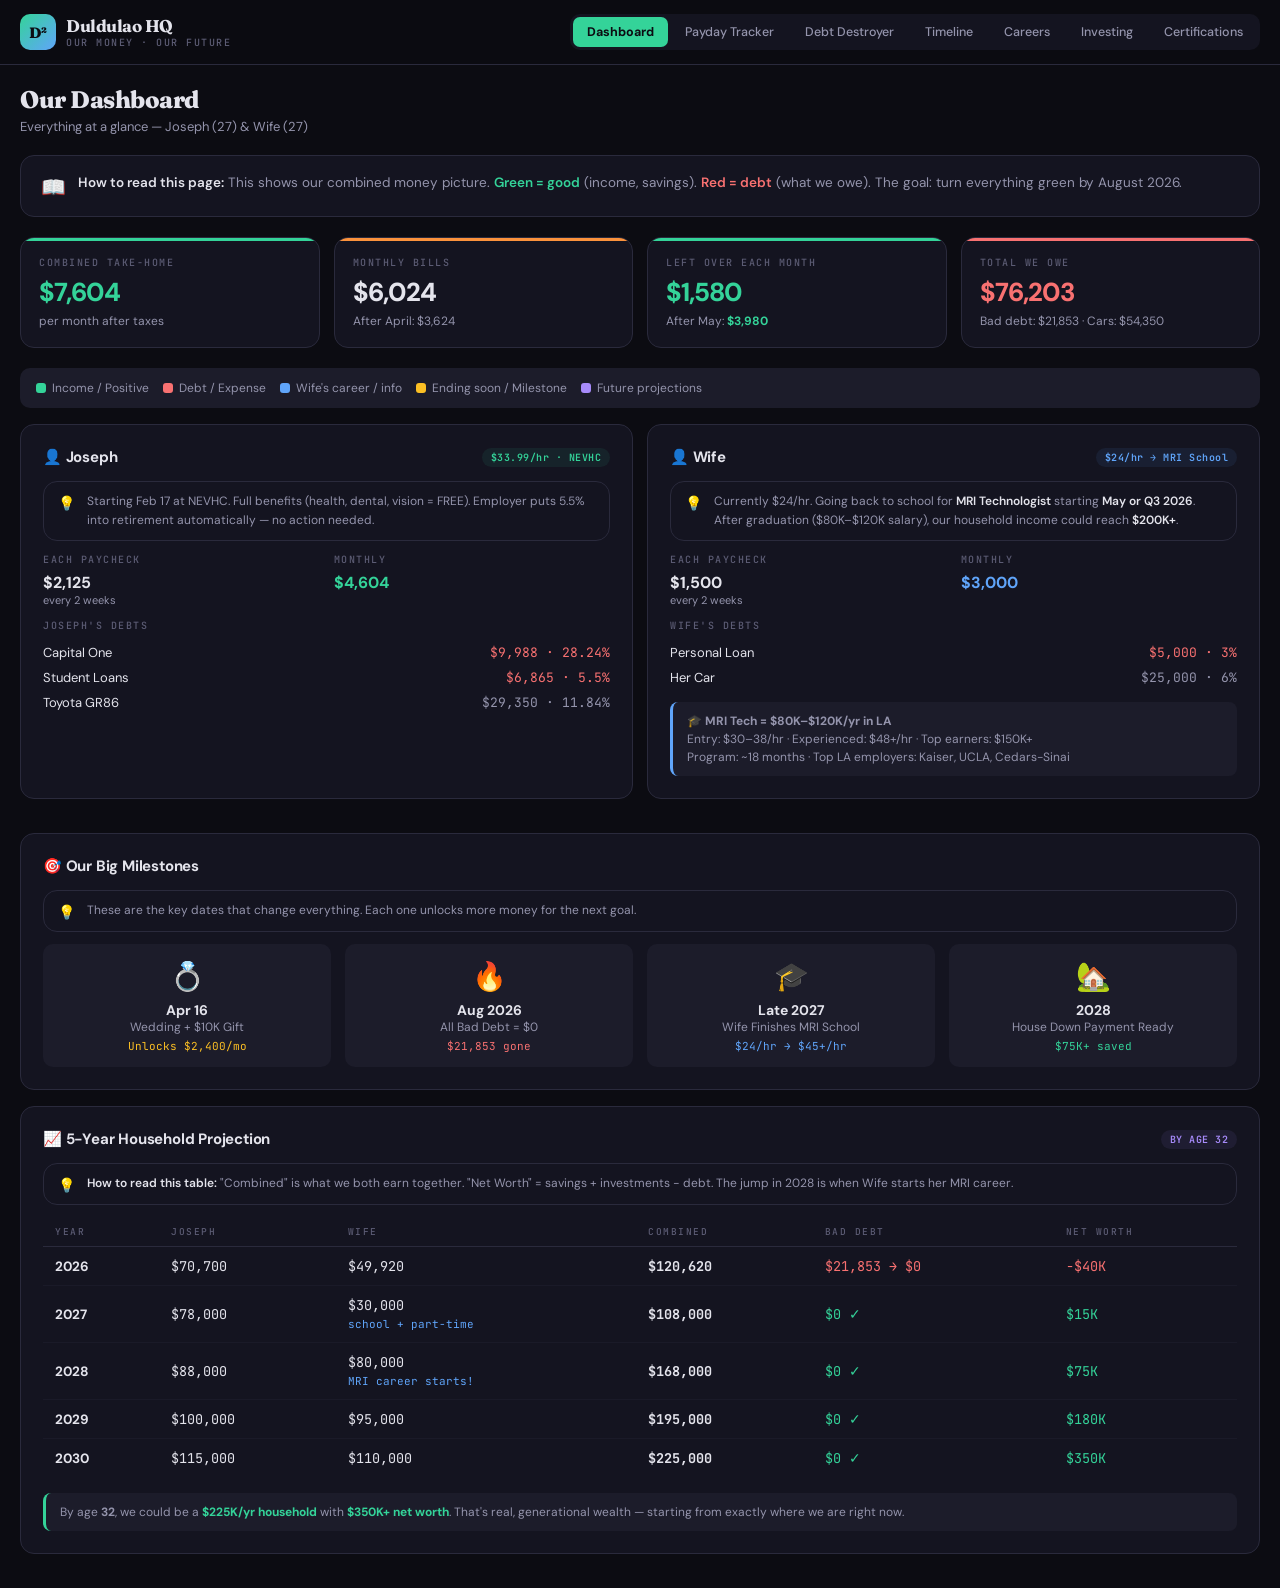
<file: index.html>
<!DOCTYPE html>
<html lang="en">
<head>
<meta charset="UTF-8">
<meta name="viewport" content="width=device-width, initial-scale=1.0">
<title>Duldulao HQ — Our Money, Our Future</title>
<link href="https://fonts.googleapis.com/css2?family=DM+Sans:wght@300;400;500;600;700;800;900&family=JetBrains+Mono:wght@400;500;600;700&family=Fraunces:wght@400;600;700;800;900&display=swap" rel="stylesheet">
<style>
:root {
  --bg: #0c0c12;
  --bg2: #141420;
  --bg3: #1c1c2a;
  --bg4: #242436;
  --green: #34d399;
  --green-dim: #059669;
  --green-bg: rgba(52,211,153,0.08);
  --blue: #60a5fa;
  --blue-bg: rgba(96,165,250,0.08);
  --purple: #a78bfa;
  --purple-bg: rgba(167,139,250,0.08);
  --orange: #fb923c;
  --orange-bg: rgba(251,146,60,0.08);
  --red: #f87171;
  --red-bg: rgba(248,113,113,0.08);
  --yellow: #fbbf24;
  --yellow-bg: rgba(251,191,36,0.08);
  --text: #e4e4ec;
  --text2: #9494ac;
  --text3: #5c5c74;
  --border: #2a2a3c;
  --r: 14px;
  --r-sm: 10px;
}
*{margin:0;padding:0;box-sizing:border-box}
html{scroll-behavior:smooth}
body{font-family:'DM Sans',sans-serif;background:var(--bg);color:var(--text);min-height:100vh;-webkit-font-smoothing:antialiased}
::-webkit-scrollbar{width:5px}
::-webkit-scrollbar-track{background:var(--bg)}
::-webkit-scrollbar-thumb{background:var(--border);border-radius:3px}

/* ── HEADER ── */
.hdr{position:sticky;top:0;z-index:100;background:rgba(12,12,18,0.92);backdrop-filter:blur(24px);border-bottom:1px solid var(--border)}
.hdr-inner{max-width:1320px;margin:0 auto;padding:14px 20px;display:flex;justify-content:space-between;align-items:center;gap:16px;flex-wrap:wrap}
.logo{display:flex;align-items:center;gap:10px}
.logo-mark{width:36px;height:36px;background:linear-gradient(135deg,var(--green),var(--blue));border-radius:10px;display:grid;place-items:center;font:800 15px 'Fraunces',serif;color:var(--bg)}
.logo-name{font:700 17px 'Fraunces',serif;letter-spacing:-0.5px}
.logo-sub{font:500 10px 'JetBrains Mono',monospace;color:var(--text3);letter-spacing:1.5px;text-transform:uppercase}

/* ── NAV ── */
.nav{display:flex;gap:3px;background:var(--bg2);padding:3px;border-radius:var(--r-sm);overflow-x:auto}
.nav-btn{padding:7px 14px;border:none;background:0;color:var(--text2);font:500 12.5px 'DM Sans',sans-serif;border-radius:7px;cursor:pointer;transition:.15s;white-space:nowrap}
.nav-btn:hover{color:var(--text);background:var(--bg3)}
.nav-btn.on{color:var(--bg);background:var(--green);font-weight:700}

/* ── MAIN ── */
.main{max-width:1320px;margin:0 auto;padding:20px;position:relative;z-index:1}
.sec{display:none;animation:fadeUp .25s ease}.sec.on{display:block}
@keyframes fadeUp{from{opacity:0;transform:translateY(6px)}to{opacity:1;transform:translateY(0)}}

/* ── EXPLAINER BOX ── */
.explain{background:var(--bg2);border:1px solid var(--border);border-radius:var(--r);padding:16px 20px;margin-bottom:20px;display:flex;gap:12px;align-items:flex-start}
.explain-icon{font-size:20px;flex-shrink:0;margin-top:2px}
.explain-text{font-size:13.5px;color:var(--text2);line-height:1.6}
.explain-text strong{color:var(--text);font-weight:600}

/* ── CARDS ── */
.card{background:var(--bg2);border:1px solid var(--border);border-radius:var(--r);padding:22px;margin-bottom:14px;transition:.15s}
.card:hover{border-color:var(--bg4)}
.card-h{display:flex;justify-content:space-between;align-items:center;margin-bottom:14px;flex-wrap:wrap;gap:8px}
.card-t{font:700 15px 'DM Sans',sans-serif;letter-spacing:-0.2px}
.badge{font:600 10px 'JetBrains Mono',monospace;padding:3px 9px;border-radius:20px;letter-spacing:0.5px}
.bg-g{background:var(--green-bg);color:var(--green)}.bg-b{background:var(--blue-bg);color:var(--blue)}
.bg-p{background:var(--purple-bg);color:var(--purple)}.bg-o{background:var(--orange-bg);color:var(--orange)}
.bg-r{background:var(--red-bg);color:var(--red)}.bg-y{background:var(--yellow-bg);color:var(--yellow)}

/* ── GRID ── */
.g2{display:grid;grid-template-columns:1fr 1fr;gap:14px}
.g3{display:grid;grid-template-columns:1fr 1fr 1fr;gap:14px}
.g4{display:grid;grid-template-columns:repeat(4,1fr);gap:14px}
@media(max-width:900px){.g2,.g3,.g4{grid-template-columns:1fr}.hdr-inner{flex-direction:column}.nav{width:100%}}

/* ── STAT ── */
.stat{background:var(--bg2);border:1px solid var(--border);border-radius:var(--r);padding:18px;position:relative;overflow:hidden}
.stat::after{content:'';position:absolute;top:0;left:0;right:0;height:3px}
.stat.sg::after{background:var(--green)}.stat.sb::after{background:var(--blue)}
.stat.so::after{background:var(--orange)}.stat.sr::after{background:var(--red)}
.stat.sp::after{background:var(--purple)}.stat.sy::after{background:var(--yellow)}
.stat-l{font:500 10px 'JetBrains Mono',monospace;color:var(--text3);text-transform:uppercase;letter-spacing:1.5px;margin-bottom:6px}
.stat-v{font:800 26px 'DM Sans',sans-serif;letter-spacing:-1px}
.stat-s{font-size:12px;color:var(--text2);margin-top:4px}
.c-g{color:var(--green)}.c-r{color:var(--red)}.c-b{color:var(--blue)}.c-o{color:var(--orange)}.c-p{color:var(--purple)}.c-y{color:var(--yellow)}.c-d{color:var(--text2)}

/* ── PROGRESS ── */
.prog{background:var(--bg);border-radius:6px;height:10px;overflow:hidden;margin:6px 0}
.prog-sm{height:6px}
.prog-bar{height:100%;border-radius:6px;transition:width .5s ease}

/* ── BIWEEKLY TRACKER ── */
.bw-cycle{background:var(--bg3);border-radius:var(--r);padding:20px;margin-bottom:14px}
.bw-title{font:700 14px 'DM Sans',sans-serif;margin-bottom:12px;display:flex;align-items:center;gap:8px}
.bw-bar-wrap{position:relative;background:var(--bg);border-radius:8px;height:32px;overflow:hidden;margin:8px 0}
.bw-bar-fill{height:100%;border-radius:8px;transition:width .4s ease;display:flex;align-items:center;justify-content:flex-end;padding-right:10px;font:700 11px 'JetBrains Mono',monospace;color:var(--bg);min-width:40px}
.bw-bar-fill.fill-g{background:linear-gradient(90deg,var(--green-dim),var(--green))}
.bw-bar-fill.fill-b{background:linear-gradient(90deg,#3b82f6,var(--blue))}
.bw-bar-fill.fill-o{background:linear-gradient(90deg,#ea580c,var(--orange))}
.bw-labels{display:flex;justify-content:space-between;font:500 11px 'JetBrains Mono',monospace;color:var(--text3)}
.bw-bills{margin-top:10px}
.bw-bill-row{display:flex;justify-content:space-between;align-items:center;padding:7px 0;border-bottom:1px solid rgba(42,42,60,0.3);font-size:13.5px}
.bw-bill-row:last-child{border:0}
.bw-check{width:20px;height:20px;border-radius:6px;border:2px solid var(--border);cursor:pointer;display:grid;place-items:center;transition:.15s;flex-shrink:0}
.bw-check.checked{background:var(--green);border-color:var(--green)}
.bw-check.checked::after{content:'✓';color:var(--bg);font:700 12px 'DM Sans',sans-serif}

/* ── TABLE ── */
.tbl{width:100%;border-collapse:separate;border-spacing:0}
.tbl th{text-align:left;padding:8px 12px;font:500 9.5px 'JetBrains Mono',monospace;text-transform:uppercase;letter-spacing:1.5px;color:var(--text3);border-bottom:1px solid var(--border)}
.tbl td{padding:10px 12px;font-size:13.5px;border-bottom:1px solid rgba(42,42,60,0.3)}
.tbl tr:last-child td{border:0}

/* ── INPUT ── */
.inp{background:var(--bg);border:1px solid var(--border);color:var(--text);padding:7px 11px;border-radius:8px;font:500 13px 'JetBrains Mono',monospace;width:110px;transition:.15s;text-align:right}
.inp:focus{outline:0;border-color:var(--green);box-shadow:0 0 0 3px var(--green-bg)}
.inp-wide{width:100%}

/* ── BUTTONS ── */
.btn{padding:8px 16px;border:0;border-radius:8px;font:600 12.5px 'DM Sans',sans-serif;cursor:pointer;transition:.15s}
.btn-g{background:var(--green);color:var(--bg)}.btn-g:hover{filter:brightness(0.9)}
.btn-s{background:var(--bg3);color:var(--text);border:1px solid var(--border)}.btn-s:hover{border-color:var(--bg4)}
.btn-r{background:var(--red-bg);color:var(--red)}.btn-r:hover{filter:brightness(1.2)}
.btn-sm{padding:5px 12px;font-size:11px}

/* ── TIMELINE ── */
.tl{padding-left:28px;position:relative}
.tl::before{content:'';position:absolute;left:9px;top:0;bottom:0;width:2px;background:linear-gradient(to bottom,var(--green),var(--blue),var(--purple))}
.tl-item{position:relative;margin-bottom:20px;padding:14px 18px;background:var(--bg2);border:1px solid var(--border);border-radius:var(--r-sm);transition:.15s}
.tl-item:hover{border-color:var(--bg4);transform:translateX(3px)}
.tl-dot{position:absolute;left:-24px;top:18px;width:12px;height:12px;border-radius:50%;border:3px solid var(--bg)}
.tl-dot.dg{background:var(--green)}.tl-dot.db{background:var(--blue)}.tl-dot.dp{background:var(--purple)}
.tl-dot.now{animation:pulse 2s infinite}
@keyframes pulse{0%,100%{box-shadow:0 0 0 0 rgba(52,211,153,.4)}50%{box-shadow:0 0 0 7px rgba(52,211,153,0)}}
.tl-date{font:600 10px 'JetBrains Mono',monospace;color:var(--green);letter-spacing:.5px;margin-bottom:3px}
.tl-title{font-weight:700;font-size:14px;margin-bottom:3px}
.tl-desc{font-size:12.5px;color:var(--text2);line-height:1.55}

/* ── PATHWAY ── */
.pw{display:flex;align-items:center;gap:8px;padding:10px 0;border-bottom:1px solid rgba(42,42,60,0.3)}
.pw:last-child{border:0}
.pw-yr{font:500 10px 'JetBrains Mono',monospace;color:var(--text3);width:50px;flex-shrink:0;text-align:center}
.pw-arr{color:var(--green);flex-shrink:0;font-size:14px}
.pw-info{flex:1;min-width:0}
.pw-role{font-weight:700;font-size:13.5px}
.pw-sub{font-size:11.5px;color:var(--text2)}
.pw-pay{font:600 12px 'JetBrains Mono',monospace;color:var(--green);flex-shrink:0;text-align:right}

/* ── CERT ── */
.cert{background:var(--bg2);border:1px solid var(--border);border-radius:var(--r-sm);padding:14px;transition:.15s}
.cert:hover{border-color:var(--bg4);transform:translateY(-2px)}
.cert-dot{width:8px;height:8px;border-radius:50%;flex-shrink:0}
.cert-dot.done{background:var(--green);box-shadow:0 0 6px rgba(52,211,153,.4)}
.cert-dot.wip{background:var(--yellow);box-shadow:0 0 6px rgba(251,191,36,.4)}
.cert-dot.plan{background:var(--text3)}

/* ── LEGEND ── */
.legend{display:flex;flex-wrap:wrap;gap:14px;padding:12px 16px;background:var(--bg3);border-radius:var(--r-sm);margin-bottom:16px;font-size:12px;color:var(--text2)}
.legend-item{display:flex;align-items:center;gap:6px}
.legend-dot{width:10px;height:10px;border-radius:3px;flex-shrink:0}

/* ── TOTALS BAR ── */
.totals{background:rgba(28,28,42,.9);backdrop-filter:blur(8px);border:1px solid var(--border);border-radius:var(--r-sm);padding:14px 20px;display:flex;justify-content:space-between;align-items:center;margin-top:14px}

/* ── HELPERS ── */
.flex{display:flex;align-items:center;gap:8px}.flex-b{display:flex;justify-content:space-between;align-items:center}
.col{display:flex;flex-direction:column;gap:3px}
.mt4{margin-top:4px}.mt8{margin-top:8px}.mt12{margin-top:12px}.mt16{margin-top:16px}.mt20{margin-top:20px}
.mb8{margin-bottom:8px}.mb12{margin-bottom:12px}.mb16{margin-bottom:16px}.mb20{margin-bottom:20px}
.fw6{font-weight:600}.fw7{font-weight:700}.fw8{font-weight:800}
.fs12{font-size:12px}.fs13{font-size:13px}.fs14{font-size:14px}.fs11{font-size:11px}
.mono{font-family:'JetBrains Mono',monospace}
.dim{color:var(--text2)}
.hint{background:var(--bg3);padding:10px 14px;border-radius:8px;font-size:12px;color:var(--text2);line-height:1.5;border-left:3px solid var(--green)}
.hint-b{border-left-color:var(--blue)}.hint-y{border-left-color:var(--yellow)}.hint-r{border-left-color:var(--red)}

/* ── SECTION HEADER ── */
.sec-h{margin-bottom:20px}
.sec-t{font:800 24px 'Fraunces',serif;letter-spacing:-0.5px}
.sec-s{font-size:13px;color:var(--text2);margin-top:4px}

/* Print */
@media print{.hdr,.nav{display:none}.card{break-inside:avoid}}
</style>
</head>
<body>

<header class="hdr">
  <div class="hdr-inner">
    <div class="logo">
      <div class="logo-mark">D²</div>
      <div>
        <div class="logo-name">Duldulao HQ</div>
        <div class="logo-sub">Our Money · Our Future</div>
      </div>
    </div>
    <nav class="nav" id="nav">
      <button class="nav-btn on" data-t="dash">Dashboard</button>
      <button class="nav-btn" data-t="pay">Payday Tracker</button>
      <button class="nav-btn" data-t="debt">Debt Destroyer</button>
      <button class="nav-btn" data-t="timeline">Timeline</button>
      <button class="nav-btn" data-t="careers">Careers</button>
      <button class="nav-btn" data-t="invest">Investing</button>
      <button class="nav-btn" data-t="certs">Certifications</button>
    </nav>
  </div>
</header>

<main class="main" id="app"></main>

<script>
// ═══════════════════════════════════════════════════
//  STATE — All our numbers in one place
// ═══════════════════════════════════════════════════
const D = {
  his: { name:"Joseph", age:27, hr:33.99, netBiweekly:2125, netMo:4604, job:"HIT Clinical Support Specialist", co:"NEVHC", start:"Feb 17, 2026" },
  her: { name:"Wife", age:27, hr:24, netBiweekly:1500, netMo:3000, job:"Healthcare Worker", school:{ program:"MRI Technologist", start:"May or Q3 2026", length:"18 months", cost:"$12K–25K", gradDate:"Late 2027 / Early 2028", startSalary:{low:62000,mid:80000,high:97000}, peakSalary:{low:100000,mid:120000,high:150000} }},
  
  // BIWEEKLY BILLS — What we split each payday
  // Each payday we each put in half. Combined per payday = half of monthly.
  biweeklyBills: [
    { id:1, name:"Joseph's Car (GR86)", moAmt:694, owner:"his", cat:"auto" },
    { id:2, name:"Wife's Car", moAmt:632, owner:"her", cat:"auto" },
    { id:3, name:"Phone", moAmt:120, owner:"split", cat:"bills" },
    { id:4, name:"Internet", moAmt:70, owner:"split", cat:"bills" },
    { id:5, name:"Groceries & Food", moAmt:800, owner:"split", cat:"food" },
    { id:6, name:"Gas (Both Cars)", moAmt:300, owner:"split", cat:"transport" },
    { id:7, name:"Misc / Fun / Other", moAmt:600, owner:"split", cat:"other" },
    { id:8, name:"Wedding Fund", moAmt:2400, owner:"split", cat:"wedding", endsApril:true },
    { id:9, name:"Capital One Minimum", moAmt:233, owner:"his", cat:"debt" },
    { id:10, name:"Student Loan Minimum", moAmt:75, owner:"his", cat:"debt" },
    { id:11, name:"Wife's Loan Minimum", moAmt:100, owner:"her", cat:"debt" },
  ],
  
  // Pay cycle tracking — resets each cycle
  payCycle: { paid: {} },
  
  // Debts
  debts: [
    { id:1, owner:"Joseph", name:"Capital One", bal:9988, apr:28.24, min:233, type:"cc" },
    { id:2, owner:"Joseph", name:"Student Loans", bal:6865, apr:5.50, min:75, type:"loan", pastDue:900 },
    { id:3, owner:"Wife", name:"Personal Loan", bal:5000, apr:3.00, min:100, type:"loan" },
    { id:4, owner:"Joseph", name:"Toyota GR86", bal:29350, apr:11.84, min:694, type:"auto" },
    { id:5, owner:"Wife", name:"Her Car", bal:25000, apr:6.00, min:632, type:"auto" },
  ],
  
  wedding: { date:"April 16, 2026", gift:10000, plan:"$2K wedding costs, $8K → debt" },
};

// ═══════════════════════════════════════════════════
//  HELPERS
// ═══════════════════════════════════════════════════
const $ = s => document.querySelector(s);
const $$ = s => document.querySelectorAll(s);
const fm = n => '$'+Math.round(n).toLocaleString();
const fmd = n => '$'+n.toLocaleString(undefined,{minimumFractionDigits:2,maximumFractionDigits:2});
const pct = (p,w) => w===0?0:Math.round(p/w*100);
const totalMo = () => D.biweeklyBills.reduce((s,b)=>s+b.moAmt,0);
const totalMoNoWed = () => D.biweeklyBills.filter(b=>b.cat!=='wedding').reduce((s,b)=>s+b.moAmt,0);
const income = () => D.his.netMo + D.her.netMo;
const consumerDebt = () => D.debts.filter(d=>d.type!=='auto').reduce((s,d)=>s+d.bal,0);
const totalDebt = () => D.debts.reduce((s,d)=>s+d.bal,0);
const surplus = () => income() - totalMo();
const surplusNoWed = () => income() - totalMoNoWed();

// ═══════════════════════════════════════════════════
//  RENDER ENGINE
// ═══════════════════════════════════════════════════
function render(tab) {
  const a = $('#app');
  const views = { dash:vDash, pay:vPay, debt:vDebt, timeline:vTimeline, careers:vCareers, invest:vInvest, certs:vCerts };
  a.innerHTML = views[tab]();
  bind(tab);
}

// ═══════════════════════════════════════════════════
//  DASHBOARD
// ═══════════════════════════════════════════════════
function vDash() {
  return `
  <div class="sec-h">
    <div class="sec-t">Our Dashboard</div>
    <div class="sec-s">Everything at a glance — Joseph (${D.his.age}) & Wife (${D.her.age})</div>
  </div>

  <div class="explain">
    <div class="explain-icon">📖</div>
    <div class="explain-text">
      <strong>How to read this page:</strong> This shows our combined money picture.
      <strong style="color:var(--green)">Green = good</strong> (income, savings).
      <strong style="color:var(--red)">Red = debt</strong> (what we owe).
      The goal: turn everything green by August 2026.
    </div>
  </div>

  <div class="g4 mb20">
    <div class="stat sg">
      <div class="stat-l">Combined Take-Home</div>
      <div class="stat-v c-g">${fm(income())}</div>
      <div class="stat-s">per month after taxes</div>
    </div>
    <div class="stat so">
      <div class="stat-l">Monthly Bills</div>
      <div class="stat-v">${fm(totalMo())}</div>
      <div class="stat-s">After April: ${fm(totalMoNoWed())}</div>
    </div>
    <div class="stat ${surplus()>=0?'sg':'sr'}">
      <div class="stat-l">Left Over Each Month</div>
      <div class="stat-v ${surplus()>=0?'c-g':'c-r'}">${fm(surplus())}</div>
      <div class="stat-s">After May: <strong class="c-g">${fm(surplusNoWed())}</strong></div>
    </div>
    <div class="stat sr">
      <div class="stat-l">Total We Owe</div>
      <div class="stat-v c-r">${fm(totalDebt())}</div>
      <div class="stat-s">Bad debt: ${fm(consumerDebt())} · Cars: ${fm(totalDebt()-consumerDebt())}</div>
    </div>
  </div>

  <div class="legend">
    <div class="legend-item"><div class="legend-dot" style="background:var(--green)"></div> Income / Positive</div>
    <div class="legend-item"><div class="legend-dot" style="background:var(--red)"></div> Debt / Expense</div>
    <div class="legend-item"><div class="legend-dot" style="background:var(--blue)"></div> Wife's career / info</div>
    <div class="legend-item"><div class="legend-dot" style="background:var(--yellow)"></div> Ending soon / Milestone</div>
    <div class="legend-item"><div class="legend-dot" style="background:var(--purple)"></div> Future projections</div>
  </div>

  <div class="g2 mb20">
    <!-- JOSEPH -->
    <div class="card">
      <div class="card-h">
        <div class="card-t">👤 Joseph</div>
        <span class="badge bg-g">$33.99/hr · NEVHC</span>
      </div>
      <div class="explain" style="margin-bottom:12px;padding:10px 14px">
        <div class="explain-icon" style="font-size:14px">💡</div>
        <div class="explain-text fs12">Starting Feb 17 at NEVHC. Full benefits (health, dental, vision = FREE). Employer puts 5.5% into retirement automatically — no action needed.</div>
      </div>
      <div class="g2">
        <div><div class="stat-l">Each Paycheck</div><div class="fw7">${fm(D.his.netBiweekly)}</div><div class="fs11 dim">every 2 weeks</div></div>
        <div><div class="stat-l">Monthly</div><div class="fw7 c-g">${fm(D.his.netMo)}</div></div>
      </div>
      <div class="mt12">
        <div class="stat-l mb8">Joseph's Debts</div>
        ${D.debts.filter(d=>d.owner==='Joseph').map(d=>`
          <div class="flex-b fs13" style="padding:4px 0"><span>${d.name}</span><span class="mono ${d.type!=='auto'?'c-r':'dim'}">${fm(d.bal)} · ${d.apr}%</span></div>
        `).join('')}
      </div>
    </div>
    <!-- WIFE -->
    <div class="card">
      <div class="card-h">
        <div class="card-t">👤 Wife</div>
        <span class="badge bg-b">$24/hr → MRI School</span>
      </div>
      <div class="explain" style="margin-bottom:12px;padding:10px 14px">
        <div class="explain-icon" style="font-size:14px">💡</div>
        <div class="explain-text fs12">Currently $24/hr. Going back to school for <strong>MRI Technologist</strong> starting <strong>${D.her.school.start}</strong>. After graduation ($80K–$120K salary), our household income could reach <strong>$200K+</strong>.</div>
      </div>
      <div class="g2">
        <div><div class="stat-l">Each Paycheck</div><div class="fw7">${fm(D.her.netBiweekly)}</div><div class="fs11 dim">every 2 weeks</div></div>
        <div><div class="stat-l">Monthly</div><div class="fw7 c-b">${fm(D.her.netMo)}</div></div>
      </div>
      <div class="mt12">
        <div class="stat-l mb8">Wife's Debts</div>
        ${D.debts.filter(d=>d.owner==='Wife').map(d=>`
          <div class="flex-b fs13" style="padding:4px 0"><span>${d.name}</span><span class="mono ${d.type!=='auto'?'c-r':'dim'}">${fm(d.bal)} · ${d.apr}%</span></div>
        `).join('')}
      </div>
      <div class="mt12 hint hint-b">
        <strong>🎓 MRI Tech = $80K–$120K/yr in LA</strong><br>
        Entry: $30–38/hr · Experienced: $48+/hr · Top earners: $150K+<br>
        Program: ~18 months · Top LA employers: Kaiser, UCLA, Cedars-Sinai
      </div>
    </div>
  </div>

  <!-- MILESTONES -->
  <div class="card">
    <div class="card-h"><div class="card-t">🎯 Our Big Milestones</div></div>
    <div class="explain" style="margin-bottom:12px;padding:10px 14px">
      <div class="explain-icon" style="font-size:14px">💡</div>
      <div class="explain-text fs12">These are the key dates that change everything. Each one unlocks more money for the next goal.</div>
    </div>
    <div class="g4">
      ${[
        {icon:'💍',date:'Apr 16',title:'Wedding + $10K Gift',sub:'Unlocks $2,400/mo','color':'var(--yellow)'},
        {icon:'🔥',date:'Aug 2026',title:'All Bad Debt = $0',sub:fm(consumerDebt())+' gone','color':'var(--red)'},
        {icon:'🎓',date:'Late 2027',title:'Wife Finishes MRI School',sub:'$24/hr → $45+/hr','color':'var(--blue)'},
        {icon:'🏡',date:'2028',title:'House Down Payment Ready',sub:'$75K+ saved','color':'var(--green)'},
      ].map(m=>`
        <div style="text-align:center;padding:14px;background:var(--bg3);border-radius:var(--r-sm)">
          <div style="font-size:28px;margin-bottom:6px">${m.icon}</div>
          <div class="fw7 fs14">${m.date}</div>
          <div class="fs12 dim">${m.title}</div>
          <div class="mono fs11 mt4" style="color:${m.color}">${m.sub}</div>
        </div>
      `).join('')}
    </div>
  </div>

  <!-- 5 YEAR -->
  <div class="card mt16">
    <div class="card-h">
      <div class="card-t">📈 5-Year Household Projection</div>
      <span class="badge bg-p">BY AGE 32</span>
    </div>
    <div class="explain" style="margin-bottom:12px;padding:10px 14px">
      <div class="explain-icon" style="font-size:14px">💡</div>
      <div class="explain-text fs12"><strong>How to read this table:</strong> "Combined" is what we both earn together. "Net Worth" = savings + investments − debt. The jump in 2028 is when Wife starts her MRI career.</div>
    </div>
    <table class="tbl">
      <thead><tr><th>Year</th><th>Joseph</th><th>Wife</th><th>Combined</th><th>Bad Debt</th><th>Net Worth</th></tr></thead>
      <tbody>
      ${[
        {y:'2026',h:70700,w:49920,d:fm(consumerDebt())+' → $0',nw:'-$40K',nwc:'c-r'},
        {y:'2027',h:78000,w:30000,d:'$0 ✓',nw:'$15K',nwc:'c-g',wn:'school + part-time'},
        {y:'2028',h:88000,w:80000,d:'$0 ✓',nw:'$75K',nwc:'c-g',wn:'MRI career starts!'},
        {y:'2029',h:100000,w:95000,d:'$0 ✓',nw:'$180K',nwc:'c-g'},
        {y:'2030',h:115000,w:110000,d:'$0 ✓',nw:'$350K',nwc:'c-g'},
      ].map(r=>`
        <tr>
          <td class="fw7">${r.y}</td>
          <td class="mono">${fm(r.h)}</td>
          <td class="mono">${fm(r.w)}${r.wn?`<br><span class="fs11 c-b">${r.wn}</span>`:''}</td>
          <td class="mono fw7">${fm(r.h+r.w)}</td>
          <td class="mono ${r.d.includes('→')?'c-r':'c-g'}">${r.d}</td>
          <td class="mono ${r.nwc}">${r.nw}</td>
        </tr>
      `).join('')}
      </tbody>
    </table>
    <div class="hint mt16">
      By age <strong>32</strong>, we could be a <strong class="c-g">$225K/yr household</strong> with <strong class="c-g">$350K+ net worth</strong>. That's real, generational wealth — starting from exactly where we are right now.
    </div>
  </div>`;
}

// ═══════════════════════════════════════════════════
//  PAYDAY TRACKER — Biweekly cycle
// ═══════════════════════════════════════════════════
function vPay() {
  const combined = D.his.netBiweekly + D.her.netBiweekly;
  const halfBills = totalMo() / 2;
  const halfBillsNoWed = totalMoNoWed() / 2;
  const paidIds = Object.keys(D.payCycle.paid).filter(k => D.payCycle.paid[k]);
  const paidAmount = paidIds.reduce((s,id) => {
    const b = D.biweeklyBills.find(x=>x.id==id);
    return s + (b ? b.moAmt/2 : 0);
  },0);
  const pctPaid = pct(paidAmount, halfBills);
  const leftToPay = halfBills - paidAmount;

  const cats = {};
  D.biweeklyBills.forEach(b => {
    if(!cats[b.cat]) cats[b.cat] = {total:0,paid:0};
    cats[b.cat].total += b.moAmt/2;
    if(D.payCycle.paid[b.id]) cats[b.cat].paid += b.moAmt/2;
  });

  const catColors = {auto:'var(--red)',bills:'var(--blue)',food:'var(--orange)',transport:'var(--purple)',other:'var(--text3)',wedding:'var(--yellow)',debt:'var(--red)'};
  const catLabels = {auto:'Car Payments',bills:'Phone & Internet',food:'Groceries & Food',transport:'Gas',other:'Misc',wedding:'Wedding Fund',debt:'Debt Minimums'};

  return `
  <div class="sec-h">
    <div class="sec-t">Payday Tracker</div>
    <div class="sec-s">Check off bills as you pay them each payday — watch the bar fill up!</div>
  </div>

  <div class="explain">
    <div class="explain-icon">📖</div>
    <div class="explain-text">
      <strong>How this works:</strong> We get paid every 2 weeks. Each payday, we put our checks into our joint account and pay <strong>half</strong> of our monthly bills.
      Check off each bill as you pay it. The bar shows how much of this paycheck is used up.
      <strong style="color:var(--green)">Green leftover = money for extra debt payments or savings!</strong>
    </div>
  </div>

  <div class="legend mb16">
    <div class="legend-item"><div class="legend-dot" style="background:var(--green)"></div> Paid ✓</div>
    <div class="legend-item"><div class="legend-dot" style="background:var(--border)"></div> Not yet paid</div>
    <div class="legend-item"><div class="legend-dot" style="background:var(--yellow)"></div> Ending soon (April)</div>
  </div>

  <div class="g3 mb20">
    <div class="stat sg">
      <div class="stat-l">Combined Paycheck</div>
      <div class="stat-v c-g">${fm(combined)}</div>
      <div class="stat-s">His: ${fm(D.his.netBiweekly)} + Hers: ${fm(D.her.netBiweekly)}</div>
    </div>
    <div class="stat so">
      <div class="stat-l">Bills This Paycheck</div>
      <div class="stat-v">${fm(halfBills)}</div>
      <div class="stat-s">Half of ${fm(totalMo())} monthly</div>
    </div>
    <div class="stat ${combined-halfBills>=0?'sg':'sr'}">
      <div class="stat-l">Leftover This Paycheck</div>
      <div class="stat-v ${combined-halfBills>=0?'c-g':'c-r'}">${fm(combined - halfBills)}</div>
      <div class="stat-s">After May: <strong class="c-g">${fm(combined - halfBillsNoWed)}</strong></div>
    </div>
  </div>

  <!-- THE BIG BAR -->
  <div class="card">
    <div class="card-h">
      <div class="card-t">💰 This Paycheck's Progress</div>
      <span class="badge ${pctPaid>=100?'bg-g':'bg-o'}">${pctPaid}% PAID</span>
    </div>
    
    <div class="explain" style="margin-bottom:14px;padding:10px 14px">
      <div class="explain-icon" style="font-size:14px">💡</div>
      <div class="explain-text fs12">The bar fills up as you check off bills below. <strong class="c-g">Green part</strong> = bills paid. 
      Once 100% is filled, everything leftover is yours to throw at debt or save.</div>
    </div>

    <!-- Main progress bar -->
    <div style="margin-bottom:4px" class="flex-b">
      <span class="mono fs11 dim">PAID: ${fm(paidAmount)}</span>
      <span class="mono fs11 dim">TOTAL: ${fm(halfBills)}</span>
    </div>
    <div class="bw-bar-wrap" style="height:40px;border-radius:10px">
      <div class="bw-bar-fill fill-g" style="width:${Math.min(100,pctPaid)}%;border-radius:10px;font-size:13px">${pctPaid}%</div>
    </div>
    <div class="flex-b mt4">
      <span class="fs12 dim">Still owe: <span class="c-o fw6">${fm(leftToPay)}</span></span>
      <span class="fs12 dim">Free after bills: <span class="c-g fw6">${fm(Math.max(0, combined - halfBills))}</span></span>
    </div>

    <!-- Category breakdown bars -->
    <div class="mt16 mb8 fw7 fs14">By Category</div>
    ${Object.entries(cats).map(([cat,v]) => {
      const p = pct(v.paid, v.total);
      return `
      <div class="mb12">
        <div class="flex-b fs12 mb4">
          <span class="flex"><span style="width:8px;height:8px;border-radius:2px;background:${catColors[cat]}"></span> ${catLabels[cat]||cat}</span>
          <span class="mono dim">${fm(v.paid)} / ${fm(v.total)}</span>
        </div>
        <div class="prog prog-sm"><div class="prog-bar" style="width:${p}%;background:${catColors[cat]}"></div></div>
      </div>`;
    }).join('')}
  </div>

  <!-- CHECKLIST -->
  <div class="card">
    <div class="card-h">
      <div class="card-t">✅ Bill Checklist — This Paycheck</div>
      <div class="flex" style="gap:6px">
        <button class="btn btn-s btn-sm" onclick="resetCycle()">Reset All</button>
        <button class="btn btn-g btn-sm" onclick="checkAll()">Check All</button>
      </div>
    </div>

    <div style="display:grid;grid-template-columns:30px 2fr 80px 80px 100px;gap:8px;padding:8px 0;border-bottom:1px solid var(--border)">
      <div></div>
      <div class="mono dim" style="font-size:9px;letter-spacing:1.5px">BILL</div>
      <div class="mono dim" style="font-size:9px;letter-spacing:1.5px">WHO PAYS</div>
      <div class="mono dim" style="font-size:9px;letter-spacing:1.5px;text-align:right">MONTHLY</div>
      <div class="mono dim" style="font-size:9px;letter-spacing:1.5px;text-align:right">THIS CHECK</div>
    </div>

    ${D.biweeklyBills.map(b => {
      const checked = D.payCycle.paid[b.id] || false;
      const ownerLabel = b.owner==='split'?'Both 50/50':b.owner==='his'?'Joseph':'Wife';
      return `
      <div style="display:grid;grid-template-columns:30px 2fr 80px 80px 100px;gap:8px;align-items:center;padding:8px 0;border-bottom:1px solid rgba(42,42,60,0.3);${checked?'opacity:0.5':''}">
        <div class="bw-check ${checked?'checked':''}" onclick="toggleBill(${b.id})"></div>
        <div class="fs13 ${checked?'dim':''}" style="${checked?'text-decoration:line-through':''}">
          ${b.name}
          ${b.endsApril?'<span class="badge bg-y" style="font-size:8px;margin-left:6px">ENDS APRIL</span>':''}
        </div>
        <div class="fs11 dim">${ownerLabel}</div>
        <div class="mono fs12 dim" style="text-align:right">${fm(b.moAmt)}</div>
        <div class="mono fs12 fw6 ${checked?'c-g':''}" style="text-align:right">${fm(b.moAmt/2)}</div>
      </div>`;
    }).join('')}

    <div class="totals mt16">
      <span class="fw7">Total This Paycheck</span>
      <span class="fw8 mono c-o">${fm(halfBills)}</span>
    </div>
    <div class="totals mt8" style="border-color:var(--green)">
      <span class="fw7">After May (no wedding fund)</span>
      <span class="fw8 mono c-g">${fm(halfBillsNoWed)}</span>
    </div>
  </div>

  <!-- ADD/EDIT -->
  <div class="card">
    <div class="card-h">
      <div class="card-t">✏️ Edit Monthly Amounts</div>
      <span class="badge bg-p">CHANGES SAVE INSTANTLY</span>
    </div>
    <div class="explain" style="margin-bottom:12px;padding:10px 14px">
      <div class="explain-icon" style="font-size:14px">💡</div>
      <div class="explain-text fs12">Change any amount below and it updates everything — the payday bar, budget, and debt calculations. You can also add new bills or remove ones that don't apply.</div>
    </div>
    ${D.biweeklyBills.map(b => `
      <div class="flex-b" style="padding:6px 0;border-bottom:1px solid rgba(42,42,60,0.2)">
        <span class="fs13">${b.name}</span>
        <div class="flex" style="gap:6px">
          <input class="inp" type="number" value="${b.moAmt}" data-bill="${b.id}" style="width:100px" />
          <span class="fs11 dim">/mo</span>
          <button class="btn btn-r btn-sm" onclick="removeBill(${b.id})" style="padding:3px 8px">✕</button>
        </div>
      </div>
    `).join('')}
    <div class="mt12 flex" style="gap:8px">
      <button class="btn btn-g btn-sm" onclick="addBill()">+ Add New Bill</button>
    </div>
  </div>`;
}

// ═══════════════════════════════════════════════════
//  DEBT DESTROYER
// ═══════════════════════════════════════════════════
function vDebt() {
  const consumer = D.debts.filter(d=>d.type!=='auto').sort((a,b)=>b.apr-a.apr);
  const cars = D.debts.filter(d=>d.type==='auto');
  return `
  <div class="sec-h">
    <div class="sec-t">Debt Destroyer</div>
    <div class="sec-s">Kill the most expensive debt first — log payments and watch balances drop</div>
  </div>

  <div class="explain">
    <div class="explain-icon">📖</div>
    <div class="explain-text">
      <strong>The Avalanche Method:</strong> We pay off debts starting with the <strong style="color:var(--red)">highest interest rate</strong> first.
      Why? The Capital One card at <strong>28% interest</strong> costs us ~$234/month in interest alone — that's money we're throwing away.
      Kill it first, then move that payment to the next debt. Like a snowball rolling downhill.
    </div>
  </div>

  <div class="legend mb16">
    <div class="legend-item"><div class="legend-dot" style="background:var(--red)"></div> High interest (pay first!)</div>
    <div class="legend-item"><div class="legend-dot" style="background:var(--orange)"></div> Medium interest</div>
    <div class="legend-item"><div class="legend-dot" style="background:var(--green)"></div> Low interest (pay last)</div>
  </div>

  <div class="g3 mb20">
    <div class="stat sr">
      <div class="stat-l">Bad Debt (Kill This)</div>
      <div class="stat-v c-r">${fm(consumerDebt())}</div>
      <div class="stat-s">Credit card + loans</div>
    </div>
    <div class="stat so">
      <div class="stat-l">Car Debt (Regular Payments)</div>
      <div class="stat-v">${fm(cars.reduce((s,d)=>s+d.bal,0))}</div>
      <div class="stat-s">Just keep paying monthly</div>
    </div>
    <div class="stat sg">
      <div class="stat-l">April Gift → Debt</div>
      <div class="stat-v c-g">${fm(8000)}</div>
      <div class="stat-s">$10K gift − $2K wedding costs</div>
    </div>
  </div>

  <!-- CONSUMER DEBTS -->
  <div class="card" style="border-left:3px solid var(--red)">
    <div class="card-h">
      <div class="card-t">🔥 Consumer Debt — Destroy by August 2026</div>
      <span class="badge bg-r">HIGHEST INTEREST FIRST</span>
    </div>
    ${consumer.map((d,i) => {
      const maxB = 10000;
      const p = Math.min(100, d.bal/maxB*100);
      const moInt = d.bal*(d.apr/100)/12;
      const barColor = d.apr>20?'var(--red)':d.apr>5?'var(--orange)':'var(--green)';
      return `
      <div style="padding:14px 0;${i<consumer.length-1?'border-bottom:1px solid var(--border)':''}">
        <div class="flex-b mb8">
          <div class="flex">
            <span style="background:${d.apr>20?'var(--red-bg)':d.apr>5?'var(--orange-bg)':'var(--green-bg)'};color:${barColor};padding:2px 8px;border-radius:6px;font:700 11px 'JetBrains Mono',monospace">#${i+1}</span>
            <span class="fw7">${d.name}</span>
            <span class="badge ${d.apr>20?'bg-r':d.apr>5?'bg-o':'bg-g'}">${d.apr}%</span>
            <span class="fs11 dim">${d.owner}</span>
          </div>
          <span class="mono fw7 c-r">${fm(d.bal)}</span>
        </div>
        <div class="prog"><div class="prog-bar" style="width:${p}%;background:${barColor}"></div></div>
        <div class="flex-b fs11 dim mt4">
          <span>Minimum: ${fm(d.min)}/mo</span>
          <span>Interest burning: <span class="c-r">${fm(moInt)}/mo</span></span>
          ${d.pastDue?`<span class="c-r">⚠ Past due: ${fm(d.pastDue)}</span>`:''}
        </div>
        <div class="flex mt8" style="gap:6px">
          <input class="inp" type="number" placeholder="Payment $" data-dpay="${d.id}" style="width:130px"/>
          <button class="btn btn-g btn-sm" onclick="payDebt(${d.id})">Log Payment</button>
        </div>
      </div>`;
    }).join('')}
  </div>

  <!-- CARS -->
  <div class="card">
    <div class="card-h">
      <div class="card-t">🚗 Car Loans — Keep Paying Normally</div>
      <span class="badge bg-o">NO EXTRA PAYMENTS</span>
    </div>
    <div class="explain" style="margin-bottom:12px;padding:10px 14px">
      <div class="explain-icon" style="font-size:14px">💡</div>
      <div class="explain-text fs12"><strong>Why not pay these off early?</strong> Because every extra dollar kills the 28% credit card way faster. After all bad debt is gone, we can decide whether to attack these or save for the house.</div>
    </div>
    ${cars.map(d => `
      <div style="padding:10px 0">
        <div class="flex-b mb8">
          <span class="fw7">${d.name} <span class="fs11 dim">(${d.owner})</span></span>
          <span class="mono">${fm(d.bal)} · ${d.apr}%</span>
        </div>
        <div class="prog prog-sm"><div class="prog-bar" style="width:${Math.min(100,d.bal/30000*100)}%;background:var(--orange)"></div></div>
        <div class="fs11 dim mt4">Monthly payment: ${fm(d.min)}</div>
      </div>
    `).join('')}
  </div>

  <!-- STEP BY STEP -->
  <div class="card" style="border-left:3px solid var(--green)">
    <div class="card-h"><div class="card-t">📋 The Plan — Step by Step</div></div>
    <div class="explain" style="margin-bottom:12px;padding:10px 14px">
      <div class="explain-icon" style="font-size:14px">💡</div>
      <div class="explain-text fs12"><strong>Simple version:</strong> Pay minimums on everything until April. In April, use the $10K gift to nuke the credit card. Then use the freed-up wedding money ($2,400/mo) to kill everything else by August.</div>
    </div>
    ${[
      {step:'1',title:'Feb–April: Survival Mode',desc:'Pay minimums only. Fund the wedding. Don\'t stress about debt yet — April changes everything.','color':'var(--yellow)'},
      {step:'2',title:'April 16: Cash the $10K Gift',desc:'$2K → last wedding costs. $8K → Capital One. Balance drops from ~$9,988 to ~$1,988.','color':'var(--green)'},
      {step:'3',title:'May: Kill Capital One',desc:'Wedding fund is free ($2,400/mo). One month wipes out the remaining ~$1,988. Credit card = DEAD ✓','color':'var(--green)'},
      {step:'4',title:'June–July: Kill Student Loans',desc:'$4,200+/mo available. Student loans ($6,865) gone in ~2 months. ✓','color':'var(--green)'},
      {step:'5',title:'July–Aug: Kill Wife\'s Loan',desc:'Her personal loan ($5,000) at 3% — done in ~1 month. ✓','color':'var(--green)'},
      {step:'6',title:'August: ALL BAD DEBT = $0',desc:'Everything freed up goes to house fund + emergency fund + investing. This is when wealth building begins.','color':'var(--green)'},
    ].map(s => `
      <div style="padding:10px 0;border-bottom:1px solid rgba(42,42,60,0.3);display:flex;gap:12px;align-items:flex-start">
        <div style="width:28px;height:28px;border-radius:8px;background:${s.color==='var(--green)'?'var(--green-bg)':s.color==='var(--yellow)'?'var(--yellow-bg)':'var(--bg3)'};color:${s.color};display:grid;place-items:center;font:700 12px 'JetBrains Mono',monospace;flex-shrink:0">${s.step}</div>
        <div><div class="fw7 fs13">${s.title}</div><div class="fs12 dim mt4">${s.desc}</div></div>
      </div>
    `).join('')}
  </div>`;
}

// ═══════════════════════════════════════════════════
//  TIMELINE
// ═══════════════════════════════════════════════════
function vTimeline() {
  return `
  <div class="sec-h">
    <div class="sec-t">Our Timeline</div>
    <div class="sec-s">From right now to owning a house — every step mapped out</div>
  </div>
  <div class="explain">
    <div class="explain-icon">📖</div>
    <div class="explain-text"><strong>How to read this:</strong> Time flows top to bottom. The <strong style="color:var(--green)">green dot</strong> = where we are now. Each card shows what happens at that point and what it means for our money.</div>
  </div>
  <div class="tl">
  ${[
    {dot:'dg now',date:'FEB 17, 2026 — RIGHT NOW',title:'Joseph Starts NEVHC · $33.99/hr',desc:'Income jumps from $24 to $33.99/hr. FREE health, dental, vision. 5.5% auto-retirement contribution. Biweekly paycheck: $2,125.'},
    {dot:'dg',date:'FEB – MAR 2026',title:'Pay Minimums + Fund Wedding',desc:'Combined income: $7,604/mo. Wedding fund: $2,400/mo. Pay only minimum on debts. Address $900 past-due student loans. Wife researches MRI Tech programs.'},
    {dot:'dg',date:'APRIL 16 – MAY 8, 2026',title:'💍 Wedding + Honeymoon + $10K Gift',desc:'$10K gift: $2K wedding, $8K to Capital One. Credit card drops from $9,988 to ~$1,988. Wedding fund ($2,400/mo) is FREE now. This is where everything changes.'},
    {dot:'db',date:'MAY 2026',title:'Wife May Start MRI School',desc:'If enrolling for Q3, classes could begin. She may go part-time at work. Our budget adjusts but we still have Joseph\'s income covering the debt attack.'},
    {dot:'db',date:'MAY – JUNE 2026',title:'🔥 Capital One Dies + Start Student Loans',desc:'$4,200+/mo available for debt. May: Kill remaining ~$1,988 Capital One. Done paying 28% interest forever. June: Begin attacking student loans at $3,000+/mo.'},
    {dot:'db',date:'JUNE – AUGUST 2026',title:'All Bad Debt = $0',desc:'Student loans ($6,865) done by July. Wife\'s loan ($5,000) done by August. ZERO consumer debt. Credit score climbing toward 700+.'},
    {dot:'dp',date:'SEPT – DEC 2026',title:'🏠 House Fund Mode',desc:'$4,200+/mo goes to house fund + emergency fund. House fund: $0 → $17K+ by December. Emergency fund: $5K–$10K. Joseph pursues CAHIMS certification.'},
    {dot:'dp',date:'2027',title:'The Accumulation Year',desc:'Joseph targets promotion to EHR Analyst ($42–$50/hr). House fund grows $4,500+/mo. Wife finishes MRI program late 2027 or early 2028. Combined savings: $55K+ by year-end. Start Roth IRA.'},
    {dot:'dp',date:'2028',title:'🏡 The Breakout Year',desc:'Wife enters MRI workforce: $76K–$97K starting. Combined household: $165K–$195K. House down payment ready ($75K+). Begin house shopping. Joseph targets IT management roles.'},
    {dot:'dp',date:'2029 – 2030',title:'🚀 Wealth Building',desc:'Joseph: $100K–$130K trajectory. Wife: $95K–$120K as experienced MRI Tech. Combined: $200K–$250K. Home equity building. Investment portfolio: $100K+. Net worth: $250K–$350K by age 32.'},
  ].map(t => `
    <div class="tl-item">
      <div class="tl-dot ${t.dot}"></div>
      <div class="tl-date">${t.date}</div>
      <div class="tl-title">${t.title}</div>
      <div class="tl-desc">${t.desc}</div>
    </div>
  `).join('')}
  </div>`;
}

// ═══════════════════════════════════════════════════
//  CAREERS
// ═══════════════════════════════════════════════════
function vCareers() {
  return `
  <div class="sec-h">
    <div class="sec-t">Our Career Paths</div>
    <div class="sec-s">Both of our growth trajectories side by side</div>
  </div>
  <div class="explain">
    <div class="explain-icon">📖</div>
    <div class="explain-text"><strong>What this shows:</strong> Each row is a step up. The pay on the right is what that role typically pays in LA. Joseph's entire path needs <strong>zero college degree</strong> — just certifications and experience. Wife's MRI path requires an 18-month program then she's set.</div>
  </div>
  <div class="g2 mb20">
    <!-- JOSEPH -->
    <div class="card" style="border-top:3px solid var(--green)">
      <div class="card-h">
        <div class="card-t">👤 Joseph — Healthcare IT</div>
        <span class="badge bg-g">NO DEGREE NEEDED</span>
      </div>
      ${[
        {yr:'NOW',role:'HIT Clinical Support Specialist',sub:'NEVHC · Learning EHR systems, IT foundation',pay:'$33.99/hr','payAnn':'$70.7K',arr:'●'},
        {yr:'YR 1-2',role:'EHR / Clinical Applications Analyst',sub:'Get CAHIMS cert · Epic training (employer-paid)',pay:'$40–50/hr','payAnn':'$83–104K',arr:'→'},
        {yr:'YR 2-3',role:'Senior HIT Analyst / Team Lead',sub:'CPHIMS cert · Lead implementations, train staff',pay:'$50–60/hr','payAnn':'$104–125K',arr:'→'},
        {yr:'YR 3-5',role:'IT Program Manager / HIT Director',sub:'PMP cert (no degree w/ 60mo exp) · Manage teams',pay:'$55–70/hr','payAnn':'$115–145K',arr:'→'},
        {yr:'YR 5+',role:'Director of Health Informatics',sub:'C-suite path · CHCIO designation',pay:'$70–85/hr','payAnn':'$145–175K',arr:'🎯',highlight:true},
      ].map(p => `
        <div class="pw" ${p.highlight?'style="background:var(--green-bg);padding:10px;border-radius:8px;margin:4px -4px"':''}>
          <div class="pw-yr">${p.yr}</div>
          <div class="pw-arr">${p.arr}</div>
          <div class="pw-info"><div class="pw-role">${p.role}</div><div class="pw-sub">${p.sub}</div></div>
          <div class="pw-pay">${p.pay}<br><span class="fs11 dim">${p.payAnn}</span></div>
        </div>
      `).join('')}
      <div class="hint mt16">
        <strong>Total cert cost over 5 years: ~$2,500</strong><br>
        Salary impact: <strong class="c-g">+$40–80K</strong>. NEVHC may reimburse exam costs. No classroom required — all self-study + exams.
      </div>
    </div>

    <!-- WIFE -->
    <div class="card" style="border-top:3px solid var(--blue)">
      <div class="card-h">
        <div class="card-t">👤 Wife — MRI Technologist</div>
        <span class="badge bg-b">SCHOOL ${D.her.school.start.toUpperCase()}</span>
      </div>
      <div class="explain" style="margin-bottom:12px;padding:10px 14px">
        <div class="explain-icon" style="font-size:14px">💡</div>
        <div class="explain-text fs12"><strong>Why MRI Tech?</strong> It's one of the highest-paying healthcare careers you can get with an 18-month program. LA average is $97K. Top MRI techs earn $150K+. Huge demand — hospitals are always hiring.</div>
      </div>
      ${[
        {yr:'NOW',role:'Healthcare Worker',sub:'Current job while prepping for school',pay:'$24/hr','payAnn':'$49.9K',arr:'●'},
        {yr:'2026-27',role:'MRI Tech Student',sub:`${D.her.school.length} program · ${D.her.school.cost} · ARRT exam`,pay:'School','payAnn':'Part-time',arr:'📚'},
        {yr:'2028',role:'Entry-Level MRI Technologist',sub:'ARRT certified · Hospital or imaging center',pay:'$30–38/hr','payAnn':'$62–79K',arr:'→',green:true},
        {yr:'2029-30',role:'Experienced MRI Technologist',sub:'1–4 years experience · Specialty knowledge',pay:'$38–48/hr','payAnn':'$79–100K',arr:'→',green:true},
        {yr:'2031+',role:'Senior/Lead MRI Tech',sub:'Travel MRI, cardiac specialty, or department lead',pay:'$48–60/hr','payAnn':'$100–125K',arr:'→',green:true},
        {yr:'PEAK',role:'MRI Manager / Travel Premium',sub:'Top 10% in LA earn $150K+',pay:'$57–72/hr','payAnn':'$118–150K',arr:'🎯',highlight:true},
      ].map(p => `
        <div class="pw" ${p.highlight?'style="background:var(--blue-bg);padding:10px;border-radius:8px;margin:4px -4px"':''}>
          <div class="pw-yr">${p.yr}</div>
          <div class="pw-arr">${p.arr}</div>
          <div class="pw-info"><div class="pw-role">${p.role}</div><div class="pw-sub">${p.sub}</div></div>
          <div class="pw-pay" ${p.green?'style="color:var(--green)"':''}>${p.pay}<br><span class="fs11 dim">${p.payAnn}</span></div>
        </div>
      `).join('')}
      <div class="hint hint-b mt16">
        <strong>LA MRI Tech Programs:</strong> CNI College (18mo), Casa Loma College, Gurnick Academy, Loma Linda (6mo cert if already an RT).<br>
        <strong>Top Employers:</strong> Kaiser Permanente, UCLA Health, Cedars-Sinai, Children's Hospital LA, RadNet.
      </div>
    </div>
  </div>

  <div class="card">
    <div class="card-h"><div class="card-t">🔥 Combined Income by Year</div></div>
    <div class="explain" style="margin-bottom:12px;padding:10px 14px">
      <div class="explain-icon" style="font-size:14px">💡</div>
      <div class="explain-text fs12">This shows what we earn <strong>together</strong> each year. The big jump in 2028 is when Wife starts her MRI career. By 2030, we're a $225K household.</div>
    </div>
    <div style="display:flex;gap:10px;flex-wrap:wrap">
      ${[
        {y:'2026',h:70700,w:49920,n:'Both working'},
        {y:'2027',h:78000,w:30000,n:'Her: school + part-time'},
        {y:'2028',h:88000,w:80000,n:'MRI career starts!'},
        {y:'2029',h:100000,w:95000,n:'Both climbing'},
        {y:'2030',h:115000,w:110000,n:'Peak trajectory'},
      ].map(r => `
        <div style="flex:1;min-width:140px;background:var(--bg3);padding:14px;border-radius:var(--r-sm);text-align:center">
          <div class="mono dim fs11">${r.y}</div>
          <div class="fw8 c-g" style="font-size:18px;margin:6px 0">${fm(r.h+r.w)}</div>
          <div class="fs11 dim">Him: ${fm(r.h)}</div>
          <div class="fs11 dim">Her: ${fm(r.w)}</div>
          <div class="fs11 c-y mt4">${r.n}</div>
        </div>
      `).join('')}
    </div>
  </div>`;
}

// ═══════════════════════════════════════════════════
//  INVESTING
// ═══════════════════════════════════════════════════
function vInvest() {
  const comp = (p,m,r,y)=>{let t=p;for(let i=0;i<y*12;i++)t=t*(1+r/12)+m;return t};
  const e403b = comp(0, 33.99*40*52/12*0.055, 0.08, 20);
  const roth = comp(0, 583, 0.08, 20);
  return `
  <div class="sec-h">
    <div class="sec-t">Investing Strategy</div>
    <div class="sec-s">Start simple, stay consistent — time is our biggest weapon at age ${D.his.age}</div>
  </div>
  <div class="explain">
    <div class="explain-icon">📖</div>
    <div class="explain-text">
      <strong>Don't overthink this.</strong> Investing = buying small pieces of big companies and letting them grow over time.
      The S&P 500 has averaged ~10% per year over 50+ years. We don't need to pick stocks — we buy <strong>one fund (VOO)</strong> and let it grow.
      The magic is <strong>compound interest</strong>: your money makes money, and that money makes money too. Starting at ${D.his.age} gives us 35+ years of growth.
    </div>
  </div>
  <div class="g3 mb20">
    <div class="stat sg">
      <div class="stat-l">403(b) — FREE from NEVHC</div>
      <div class="stat-v c-g">${fm(e403b)}</div>
      <div class="stat-s">In 20 years · Joseph puts in $0</div>
    </div>
    <div class="stat sb">
      <div class="stat-l">Roth IRA — $7K/yr each</div>
      <div class="stat-v c-b">${fm(roth)}</div>
      <div class="stat-s">In 20 years · Tax-free withdrawals</div>
    </div>
    <div class="stat sp">
      <div class="stat-l">Combined at Age 47</div>
      <div class="stat-v c-g">${fm(e403b + roth)}</div>
      <div class="stat-s">Just these two accounts alone</div>
    </div>
  </div>

  <div class="card">
    <div class="card-h"><div class="card-t">📋 Investment Order (Do This in Order)</div></div>
    <div class="explain" style="margin-bottom:14px;padding:10px 14px">
      <div class="explain-icon" style="font-size:14px">💡</div>
      <div class="explain-text fs12"><strong>Simple rule:</strong> Don't invest until all bad debt is paid off (August 2026) and we have $10K emergency fund. The 403(b) is already happening automatically — that's our head start.</div>
    </div>
    ${[
      {n:'1',title:'NEVHC 403(b) — Already Happening',desc:'NEVHC auto-contributes 5.5% of Joseph\'s salary. That\'s ~$3,900/year of FREE money going into retirement right now. No action needed.','badge':'FREE $$','bc':'bg-g',val:fm(3889)+'/yr free'},
      {n:'2',title:'Emergency Fund — $10K',desc:'3 months of expenses in a high-yield savings account (4.5%+ interest). Build this Aug–Oct 2026 after bad debt is gone. Try: Marcus by Goldman Sachs, Ally Bank, or Wealthfront.','badge':'SAFETY NET','bc':'bg-y',val:'$10K target'},
      {n:'3',title:'Roth IRA — Both of Us',desc:'$7,000 each per year ($14K combined). Open at Fidelity or Charles Schwab. Buy VOO or VTI. Set up automatic $583/mo. Start in 2027. Money grows TAX-FREE.','badge':'TAX FREE','bc':'bg-b',val:'$14K/yr combined'},
      {n:'4',title:'Extra 403(b) Contributions',desc:'Once Roth IRA is maxed, add your own money to the 403(b) on top of the employer\'s 5.5%. Reduces taxable income. Target this in 2028+ when household is $165K+.','badge':'2028+','bc':'bg-p',val:'Up to $23,500/yr'},
      {n:'5',title:'Taxable Brokerage Account',desc:'After maxing tax-advantaged accounts. Same funds (VOO/VTI). This becomes the house fund and wealth accelerator. Open at Fidelity or Schwab.','badge':'GROWTH','bc':'bg-p',val:'Unlimited'},
    ].map(s => `
      <div style="padding:12px 0;border-bottom:1px solid rgba(42,42,60,0.3);display:flex;gap:14px;align-items:flex-start">
        <div style="width:30px;height:30px;border-radius:8px;background:var(--bg3);display:grid;place-items:center;font:700 14px 'JetBrains Mono',monospace;color:var(--green);flex-shrink:0">${s.n}</div>
        <div style="flex:1">
          <div class="flex-b mb4"><span class="fw7 fs14">${s.title}</span><span class="badge ${s.bc}">${s.badge}</span></div>
          <div class="fs12 dim">${s.desc}</div>
        </div>
        <div class="mono fs12 c-g" style="flex-shrink:0;text-align:right;min-width:100px">${s.val}</div>
      </div>
    `).join('')}
  </div>

  <div class="card mt16">
    <div class="card-h"><div class="card-t">🧮 Growth Calculator</div></div>
    <div class="explain" style="margin-bottom:14px;padding:10px 14px">
      <div class="explain-icon" style="font-size:14px">💡</div>
      <div class="explain-text fs12">Play with the numbers below to see how much your money grows. Change the monthly amount, return %, or years and hit Calculate.</div>
    </div>
    <div class="g3 mb12">
      <div><div class="stat-l mb4">Monthly Investment</div><input class="inp inp-wide" id="cM" type="number" value="1000"/></div>
      <div><div class="stat-l mb4">Avg Return %</div><input class="inp inp-wide" id="cR" type="number" value="8"/></div>
      <div><div class="stat-l mb4">Years</div><input class="inp inp-wide" id="cY" type="number" value="20"/></div>
    </div>
    <button class="btn btn-g" onclick="calc()">Calculate</button>
    <div id="cRes" class="mt16" style="font-size:24px;font-weight:800"></div>
    <div id="cDet" class="mt8 fs13 dim"></div>
  </div>

  <div class="card mt16">
    <div class="card-h"><div class="card-t">💡 What to Buy & Where</div></div>
    <div class="g2 mt8">
      <div>
        <div class="fw7 mb8">What to Buy (Keep It Simple)</div>
        <div class="fs13 dim" style="line-height:2">
          <strong>VOO</strong> — S&P 500 (top 500 US companies) · 0.03% fee<br>
          <strong>VTI</strong> — Total US Stock Market · 0.03% fee<br>
          <strong class="dim">That's literally it. Just pick one. Done.</strong>
        </div>
      </div>
      <div>
        <div class="fw7 mb8">Where to Open Accounts</div>
        <div class="fs13 dim" style="line-height:2">
          <strong>Fidelity</strong> — Best overall, $0 minimums<br>
          <strong>Charles Schwab</strong> — Great customer service<br>
          <strong>High-Yield Savings:</strong> Marcus, Ally, or Wealthfront (4.5%+)
        </div>
      </div>
    </div>
  </div>`;
}

// ═══════════════════════════════════════════════════
//  CERTIFICATIONS
// ═══════════════════════════════════════════════════
function vCerts() {
  const certs = [
    {name:'CompTIA A+',cost:350,time:'2–3 mo',impact:'+$5–10K',st:'wip',who:'Joseph',desc:'Foundation IT cert. Hardware, networking, OS troubleshooting. Study free with Professor Messer on YouTube.', p:1},
    {name:'CAHIMS',cost:200,time:'1–2 mo',impact:'+$8–15K',st:'plan',who:'Joseph',desc:'Healthcare info management. Only needs HS diploma + healthcare experience. The cert that opens the door to $80K+ roles.', p:2},
    {name:'Epic/Cerner Training',cost:0,time:'3–6 mo',impact:'+$10–20K',st:'plan',who:'Joseph',desc:'Employer-paid EHR system certification. Ask Olga about training after probation ends. Major career booster.', p:3},
    {name:'CompTIA Network+',cost:350,time:'2–3 mo',impact:'+$5–8K',st:'plan',who:'Joseph',desc:'Networking fundamentals. Builds on A+. Also free study via Professor Messer.', p:4},
    {name:'CompTIA Security+',cost:400,time:'2–3 mo',impact:'+$8–15K',st:'plan',who:'Joseph',desc:'Cybersecurity foundation. Huge in healthcare (HIPAA). Completes the CompTIA trifecta.', p:5},
    {name:'CPHIMS',cost:350,time:'2–3 mo',impact:'+$12–20K',st:'plan',who:'Joseph',desc:'The gold standard for healthcare IT. Requires CAHIMS + experience. Unlocks $100K+ roles.', p:6},
    {name:'PMP',cost:555,time:'3–6 mo',impact:'+$20–30K',st:'plan',who:'Joseph',desc:'Project Management Professional. No degree needed with 60 months experience. Average PMP salary: $115K+.', p:7},
    {name:'ARRT MRI Certification',cost:225,time:'After program',impact:'Required for MRI',st:'plan',who:'Wife',desc:'American Registry of Radiologic Technologists. Must pass to work as MRI Tech in California.', p:1},
  ];
  return `
  <div class="sec-h">
    <div class="sec-t">Certification Roadmap</div>
    <div class="sec-s">Every cert below needs NO college degree · Total: ~$2,500 over 5 years · Impact: +$40–80K</div>
  </div>
  <div class="explain">
    <div class="explain-icon">📖</div>
    <div class="explain-text">
      <strong>What are certifications?</strong> They're professional exams that prove you know a skill. Unlike college, you study on your own time and just take the test.
      Most cost $200–$555 and take 1–3 months of studying. NEVHC may reimburse the exam fees. Each one makes Joseph more valuable and higher-paid.
    </div>
  </div>
  <div class="legend mb16">
    <div class="legend-item"><div class="cert-dot wip"></div> In Progress</div>
    <div class="legend-item"><div class="cert-dot done"></div> Complete</div>
    <div class="legend-item"><div class="cert-dot plan"></div> Planned</div>
  </div>
  <div class="fw7 fs14 mb12">Joseph's Certifications</div>
  <div class="g2 mb20">
    ${certs.filter(c=>c.who==='Joseph').map(c => `
      <div class="cert">
        <div class="flex-b mb8">
          <div class="flex"><span class="cert-dot ${c.st}"></span><span class="fw7">${c.name}</span></div>
          <span class="badge ${c.st==='wip'?'bg-y':c.st==='done'?'bg-g':'bg-b'}">${c.st==='wip'?'IN PROGRESS':c.st==='done'?'DONE':'PRIORITY '+c.p}</span>
        </div>
        <div class="fs12 dim mb8">${c.desc}</div>
        <div class="flex-b mono fs11">
          <span>Cost: ${c.cost===0?'<span class="c-g">FREE</span>':fm(c.cost)}</span>
          <span>Study: ${c.time}</span>
          <span>Salary: <span class="c-g">${c.impact}</span></span>
        </div>
      </div>
    `).join('')}
  </div>
  <div class="fw7 fs14 mb12">Wife's Certification</div>
  <div class="g2 mb20">
    ${certs.filter(c=>c.who==='Wife').map(c => `
      <div class="cert" style="border-top:2px solid var(--blue)">
        <div class="flex-b mb8">
          <div class="flex"><span class="cert-dot ${c.st}"></span><span class="fw7">${c.name}</span></div>
          <span class="badge bg-b">REQUIRED</span>
        </div>
        <div class="fs12 dim mb8">${c.desc}</div>
        <div class="flex-b mono fs11">
          <span>Cost: ${fm(c.cost)}</span>
          <span>When: ${c.time}</span>
          <span>${c.impact}</span>
        </div>
      </div>
    `).join('')}
  </div>
  <div class="card">
    <div class="card-h"><div class="card-t">📚 Free Study Resources</div></div>
    <div class="g2 mt8">
      <div>
        <div class="fw7 mb8">CompTIA (A+, Net+, Sec+)</div>
        <div class="fs13 dim" style="line-height:1.8">
          • <strong>Professor Messer</strong> — Free video courses (YouTube)<br>
          • <strong>Jason Dion (Udemy)</strong> — Practice exams ($12–15 on sale)<br>
          • <strong>r/CompTIA</strong> — Reddit study community
        </div>
      </div>
      <div>
        <div class="fw7 mb8">Healthcare IT</div>
        <div class="fs13 dim" style="line-height:1.8">
          • <strong>HIMSS.org</strong> — CAHIMS/CPHIMS official resources<br>
          • <strong>HealthIT.gov</strong> — Free federal learning resources<br>
          • <strong>NEVHC</strong> — Ask about employer-paid training
        </div>
      </div>
    </div>
  </div>`;
}

// ═══════════════════════════════════════════════════
//  EVENT BINDING
// ═══════════════════════════════════════════════════
function bind(tab) {
  // Bill amount edits
  $$('[data-bill]').forEach(el => {
    el.addEventListener('change', e => {
      const id = +e.target.dataset.bill;
      const b = D.biweeklyBills.find(x=>x.id===id);
      if(b) { b.moAmt = +e.target.value||0; render(tab); }
    });
  });
}

function toggleBill(id) {
  D.payCycle.paid[id] = !D.payCycle.paid[id];
  render('pay');
}

function resetCycle() {
  D.payCycle.paid = {};
  render('pay');
}

function checkAll() {
  D.biweeklyBills.forEach(b => D.payCycle.paid[b.id] = true);
  render('pay');
}

function addBill() {
  const name = prompt('Bill name:');
  if(!name) return;
  const amt = parseFloat(prompt('Monthly amount:'));
  if(isNaN(amt)) return;
  const id = Math.max(...D.biweeklyBills.map(b=>b.id))+1;
  D.biweeklyBills.push({id,name,moAmt:amt,owner:'split',cat:'other'});
  render('pay');
}

function removeBill(id) {
  D.biweeklyBills = D.biweeklyBills.filter(b=>b.id!==id);
  delete D.payCycle.paid[id];
  render('pay');
}

function payDebt(id) {
  const el = $(`[data-dpay="${id}"]`);
  const amt = parseFloat(el.value);
  if(isNaN(amt)||amt<=0) return;
  const d = D.debts.find(x=>x.id===id);
  if(d) { d.bal = Math.max(0, d.bal-amt); el.value=''; render('debt'); }
}

function calc() {
  const m=+$('#cM').value||0, r=(+$('#cR').value||0)/100, y=+$('#cY').value||0;
  let t=0; for(let i=0;i<y*12;i++) t=t*(1+r/12)+m;
  const c=m*12*y, g=t-c;
  $('#cRes').innerHTML=`<span class="c-g">${fm(t)}</span>`;
  $('#cDet').innerHTML=`You put in: ${fm(c)} · Market grows it by: <span class="c-g">${fm(g)}</span> · That's ${Math.round(g/Math.max(1,c)*100)}% growth on your money.`;
}

// ═══════════════════════════════════════════════════
//  NAV
// ═══════════════════════════════════════════════════
$$('.nav-btn').forEach(btn => {
  btn.addEventListener('click', () => {
    $$('.nav-btn').forEach(b=>b.classList.remove('on'));
    btn.classList.add('on');
    render(btn.dataset.t);
  });
});

// ═══════════════════════════════════════════════════
//  INIT
// ═══════════════════════════════════════════════════
render('dash');
</script>
</body>
</html>
</file>
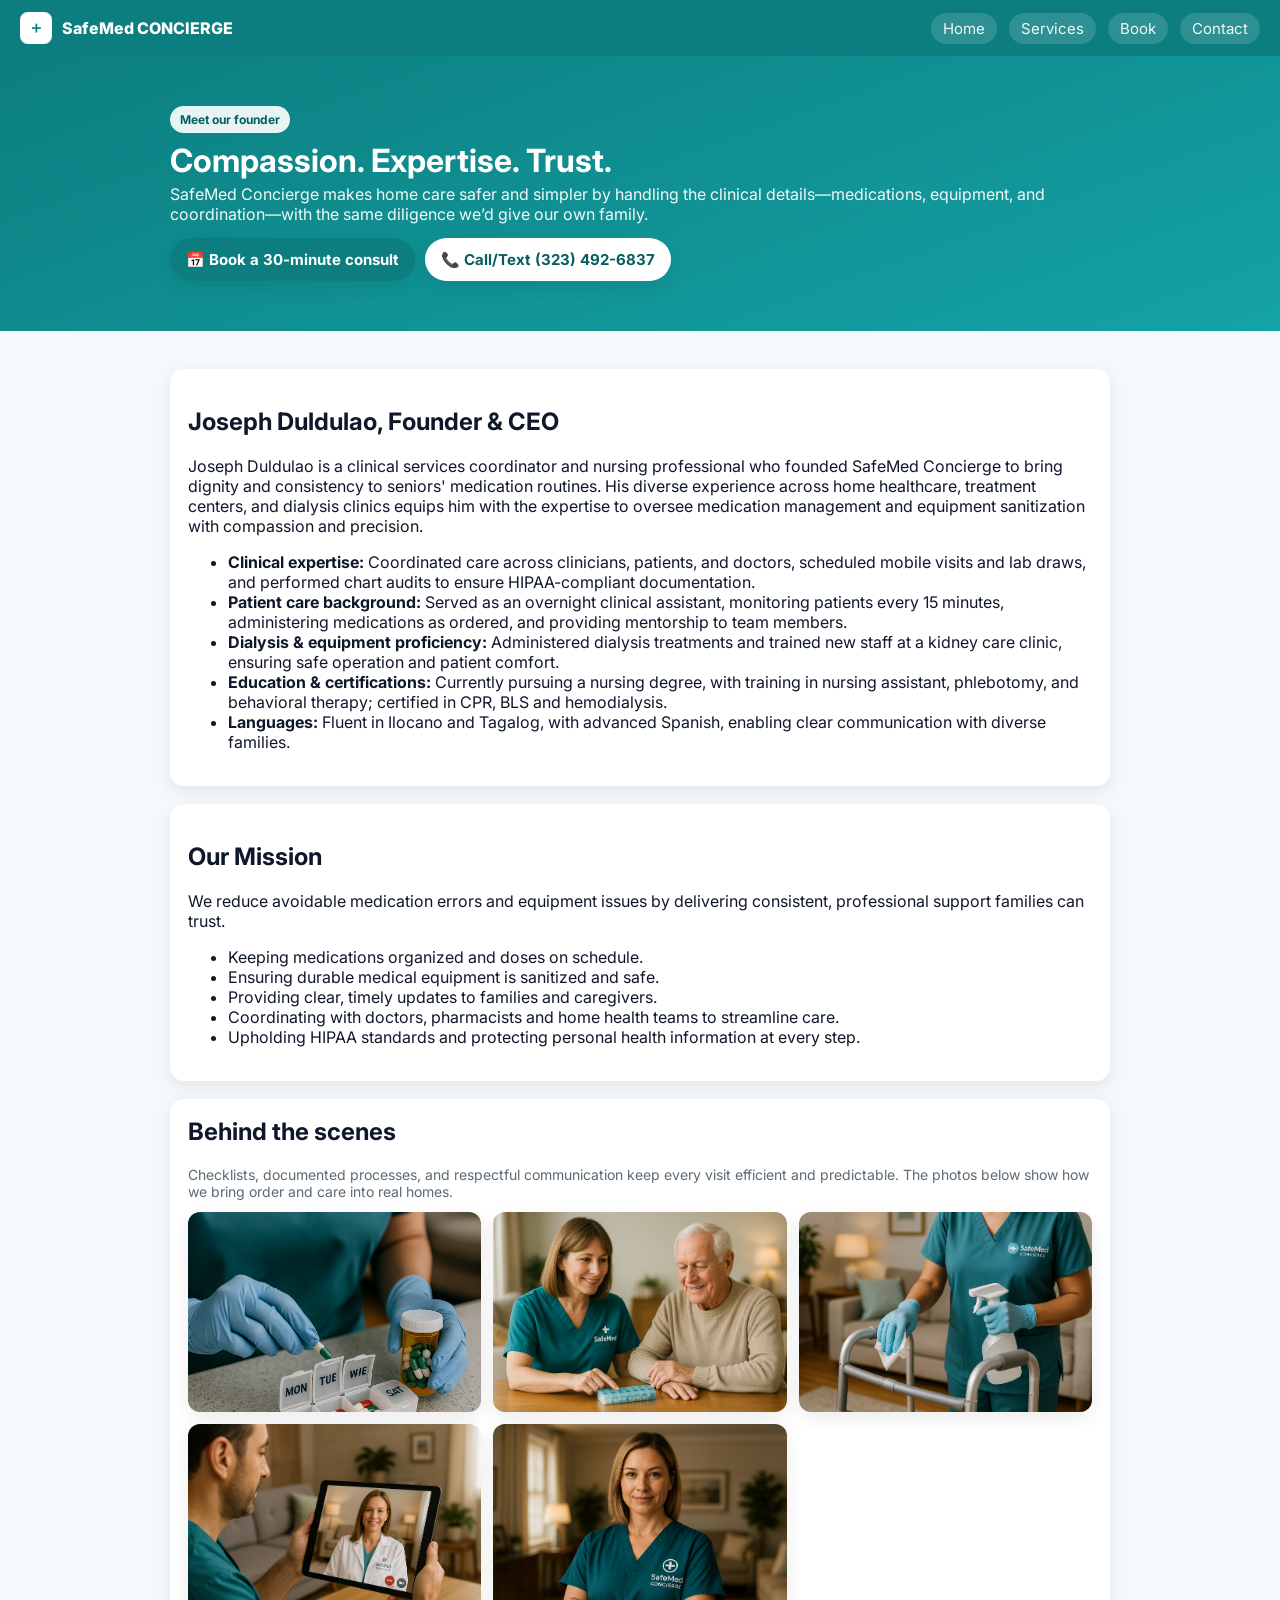
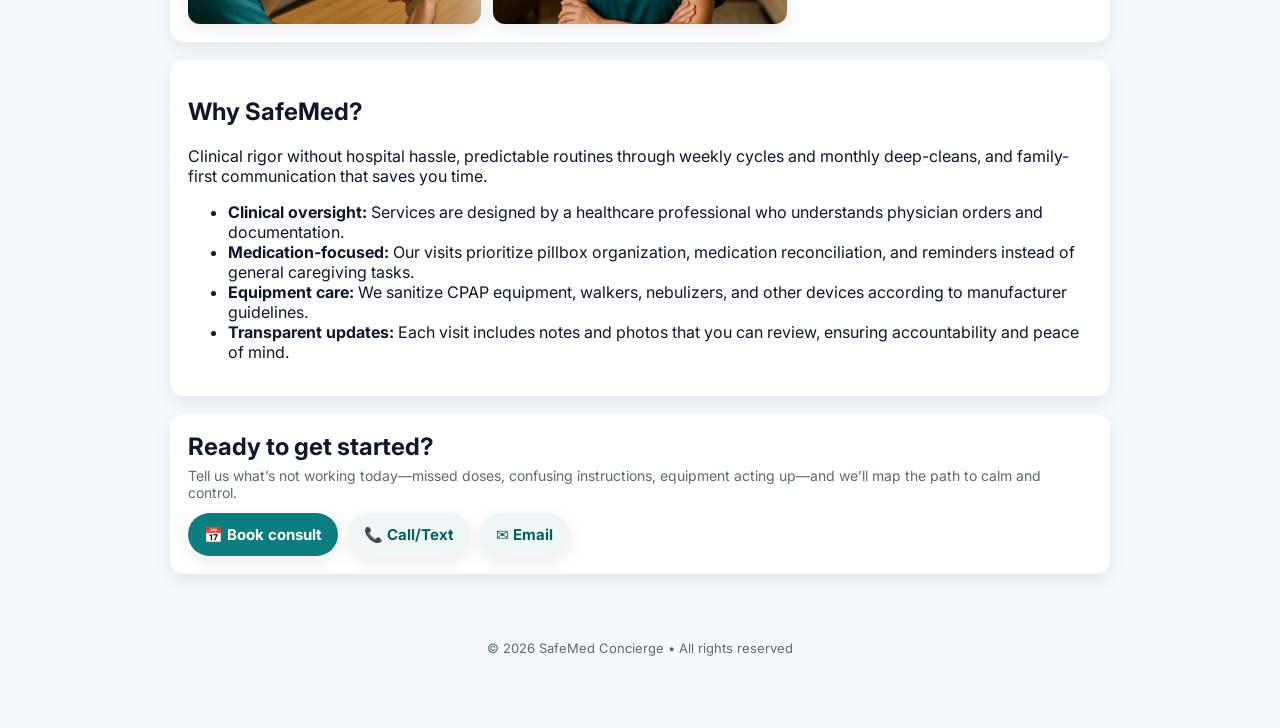
<file: about-fixed.html>
<!DOCTYPE html>

<html lang="en">
<head>
<meta charset="utf-8"/>
<meta content="width=device-width, initial-scale=1" name="viewport"/>
<title>About • SafeMed Concierge</title>
<meta content="Meet the founder of SafeMed Concierge and learn why families trust us." name="description"/>
<meta content="#0c7e80" name="theme-color"/>
<link crossorigin="" href="https://fonts.gstatic.com" rel="preconnect"/>
<link as="style" href="https://fonts.googleapis.com/css2?family=Inter:wght@400;600;800&amp;display=swap" rel="preload"/>
<link href="https://fonts.googleapis.com/css2?family=Inter:wght@400;600;800&amp;display=swap" rel="stylesheet"/>
<link href="https://assets.calendly.com/assets/external/widget.css" rel="stylesheet"/>
<script async="" src="https://assets.calendly.com/assets/external/widget.js"></script>
<style>
    :root{ --teal:#0c7e80; --teal-dark:#075e60; --ink:#0f172a; --muted:#5b6a74; --paper:#f6f9fc; --card:#ffffff; --radius:14px; --shadow:0 6px 18px rgba(0,0,0,.08); --edge:#eaf2f4; }
    *{box-sizing:border-box;}
    html,body{margin:0;font-family:Inter,system-ui,Segoe UI,Roboto,Helvetica,Arial,sans-serif;color:var(--ink);background:var(--paper);}
    a{color:var(--teal-dark);text-decoration:none;}
    .container{max-width:980px;margin:0 auto;padding:20px;}
    header{background:#0c7e80;color:#fff;position:relative;}
    .hwrap{display:flex;justify-content:space-between;align-items:center;gap:12px;padding:12px 20px;}
    .brand{display:flex;align-items:center;gap:10px;font-weight:800;}
    .logo{width:32px;height:32px;border-radius:8px;background:#fff;display:grid;place-items:center;color:#0c7e80;}
    /* nav buttons */
    nav{display:flex;gap:12px;font-size:15px;}
    nav a{color:#fff;opacity:.95;padding:6px 12px;border-radius:20px;background:rgba(255,255,255,0.15);transition:background .2s, opacity .2s;}
    nav a:hover{background:rgba(255,255,255,.30);opacity:1;text-decoration:none;}
    .nav-toggle{display:none;background:none;border:none;color:#fff;font-size:24px;cursor:pointer;}
    @media (max-width:900px){
      nav{display:none;flex-direction:column;background:rgba(0,0,0,0.5);position:absolute;top:60px;right:16px;border-radius:12px;padding:10px;}
      nav.open{display:flex;}
      .nav-toggle{display:block;}
    }
    .hero{background:linear-gradient(160deg,#0c7e80 0%,#14a3a6 100%);color:#fff;padding:30px 0;}
    .hero h1{margin:8px 0 4px;font-size:32px;}
    .hero p{margin:0;opacity:.95;}
    .section{margin:18px 0;}
    .card{background:#fff;border-radius:14px;box-shadow:var(--shadow);padding:18px;}
    .muted{color:var(--muted);font-size:14px;}
    .pill{display:inline-block;background:#e7f4f4;color:#075e60;padding:6px 10px;border-radius:999px;font-weight:700;font-size:12px;}
    .cta{display:inline-flex;align-items:center;gap:8px;border:none;border-radius:999px;padding:12px 16px;font-weight:700;cursor:pointer;box-shadow:var(--shadow);font-size:15px;background:#0c7e80;color:#fff;}
    /* responsive gallery grid for about page images */
    .gallery-grid{display:grid;gap:12px;grid-template-columns:repeat(auto-fit, minmax(220px, 1fr));}
    .gallery-grid img{width:100%;height:200px;object-fit:cover;border-radius:12px;box-shadow:var(--shadow);}
    @media (max-width:600px){ .gallery-grid img{height:auto;} }
    footer{padding:28px 0 72px;text-align:center;color:var(--muted);font-size:13px;}
    /* sticky action bar */
    .action-bar{position:fixed;left:0;right:0;bottom:0;background:#ffffffee;backdrop-filter:saturate(1.2) blur(6px);border-top:1px solid #e6eced;display:none;gap:8px;padding:8px;z-index:50;}
    .action-bar a{flex:1;display:flex;justify-content:center;align-items:center;padding:12px;border-radius:12px;font-weight:700;}
    .action-bar .primary{background:var(--teal);color:#fff;}
    .action-bar .ghost{background:#e7f4f4;color:#075e60;}
    @media (max-width:900px){ .action-bar{display:flex;} }
  </style>
</head>
<body>
<header>
<div class="hwrap">
<div class="brand"><div class="logo">＋</div> SafeMed CONCIERGE</div>
<button aria-label="Menu" class="nav-toggle" id="menu-toggle">☰</button>
<nav aria-label="Primary" id="primary-nav">
<!-- add a Home link here so visitors can quickly return to the landing page -->
<a href="index.html">Home</a>
<a href="services.html">Services</a>
<a href="javascript:void(0)" onclick="openCalendly()">Book</a>
<a href="mailto:safemed.joseph@gmail.com">Contact</a>
</nav>
</div>
</header>
<div class="hero">
<div class="container">
<span class="pill">Meet our founder</span>
<h1>Compassion. Expertise. Trust.</h1>
<p>SafeMed Concierge makes home care safer and simpler by handling the clinical details—medications, equipment, and coordination—with the same diligence we’d give our own family.</p>
<div style="margin-top:14px;display:flex;gap:10px;flex-wrap:wrap">
<a class="cta" href="javascript:void(0)" onclick="openCalendly()">📅 Book a 30-minute consult</a>
<a class="cta" href="tel:+13234926837" style="background:#ffffff;color:#075e60">📞 Call/Text (323) 492-6837</a>
</div>
</div>
</div>
<main class="container">
<section class="section">
<div class="card">
<h2>Joseph Duldulao, Founder &amp; CEO</h2>
<p>Joseph Duldulao is a clinical services coordinator and nursing professional who founded SafeMed Concierge to bring dignity and consistency to seniors' medication routines. His diverse experience across home healthcare, treatment centers, and dialysis clinics equips him with the expertise to oversee medication management and equipment sanitization with compassion and precision.</p>
<ul>
<li><strong>Clinical expertise:</strong> Coordinated care across clinicians, patients, and doctors, scheduled mobile visits and lab draws, and performed chart audits to ensure HIPAA-compliant documentation.</li>
<li><strong>Patient care background:</strong> Served as an overnight clinical assistant, monitoring patients every 15 minutes, administering medications as ordered, and providing mentorship to team members.</li>
<li><strong>Dialysis &amp; equipment proficiency:</strong> Administered dialysis treatments and trained new staff at a kidney care clinic, ensuring safe operation and patient comfort.</li>
<li><strong>Education &amp; certifications:</strong> Currently pursuing a nursing degree, with training in nursing assistant, phlebotomy, and behavioral therapy; certified in CPR, BLS and hemodialysis.</li>
<li><strong>Languages:</strong> Fluent in Ilocano and Tagalog, with advanced Spanish, enabling clear communication with diverse families.</li>
</ul>
</div>
</section>
<section class="section">
<div class="card">
<h2>Our Mission</h2>
<p>We reduce avoidable medication errors and equipment issues by delivering consistent, professional support families can trust.</p>
<ul>
<li>Keeping medications organized and doses on schedule.</li>
<li>Ensuring durable medical equipment is sanitized and safe.</li>
<li>Providing clear, timely updates to families and caregivers.</li>
<li>Coordinating with doctors, pharmacists and home health teams to streamline care.</li>
<li>Upholding HIPAA standards and protecting personal health information at every step.</li>
</ul>
</div>
</section>
<!-- Photo gallery highlighting real-world interactions -->
<section class="section">
<div class="card">
<h2 style="margin-top:0">Behind the scenes</h2>
<p class="muted" style="margin-bottom:12px">Checklists, documented processes, and respectful communication keep every visit efficient and predictable. The photos below show how we bring order and care into real homes.</p>
<div class="gallery-grid">
<img alt="Medication sorting into weekly pillbox" src="assets/about-1.png"/>
<img alt="Clinician helping a senior organize pills" src="assets/about-5.png"/>
<img alt="Sanitizing a walker with spray and wipe" src="assets/about-3.png"/>
<img alt="Telehealth consultation with a patient on a tablet" src="assets/about-2.png"/>
<img alt="Clinician smiling with arms crossed" src="assets/about-4.png"/>
</div>
</div>
</section>
<section class="section">
<div class="card">
<h2>Why SafeMed?</h2>
<p>Clinical rigor without hospital hassle, predictable routines through weekly cycles and monthly deep-cleans, and family-first communication that saves you time.</p>
<ul>
<li><strong>Clinical oversight:</strong> Services are designed by a healthcare professional who understands physician orders and documentation.</li>
<li><strong>Medication-focused:</strong> Our visits prioritize pillbox organization, medication reconciliation, and reminders instead of general caregiving tasks.</li>
<li><strong>Equipment care:</strong> We sanitize CPAP equipment, walkers, nebulizers, and other devices according to manufacturer guidelines.</li>
<li><strong>Transparent updates:</strong> Each visit includes notes and photos that you can review, ensuring accountability and peace of mind.</li>
</ul>
</div>
</section>
<section class="section">
<div class="card" style="display:flex;flex-wrap:wrap;align-items:center;gap:12px;justify-content:space-between">
<div>
<h2 style="margin:0 0 6px">Ready to get started?</h2>
<p class="muted" style="margin:0">Tell us what’s not working today—missed doses, confusing instructions, equipment acting up—and we’ll map the path to calm and control.</p>
</div>
<div style="display:flex;gap:10px;flex-wrap:wrap">
<a class="cta" href="javascript:void(0)" onclick="openCalendly()">📅 Book consult</a>
<a class="cta" href="tel:+13234926837" style="background:#eef6f6;color:#075e60">📞 Call/Text</a>
<a class="cta" href="mailto:safemed.joseph@gmail.com" style="background:#eef6f6;color:#075e60">✉️ Email</a>
</div>
</div>
</section>
</main>
<footer>© <span id="y"></span> SafeMed Concierge • All rights reserved</footer>
<!-- sticky mobile action bar -->
<nav aria-label="Quick actions" class="action-bar">
<!-- include a home button so that visitors can return to the landing page on mobile -->
<a class="ghost" href="index.html">🏠 Home</a>
<a class="primary" href="javascript:void(0)" onclick="openCalendly()">📅 Book</a>
<a class="ghost" href="tel:+13234926837">📞 Call</a>
<a class="ghost" href="mailto:safemed.joseph@gmail.com">✉️ Email</a>
</nav>
<script>
    document.getElementById('y').textContent = new Date().getFullYear();
    function calendlyUrl(){ const u=new URL("https://calendly.com/safemed-joseph/30min"); u.searchParams.set("embed_domain", location.hostname||"localhost"); return u.toString(); }
    function openCalendly(){ Calendly.initPopupWidget({ url: calendlyUrl() }); return false; }

    // nav toggle for about page — target the primary nav only
    (function(){
      const toggle = document.getElementById('menu-toggle');
      const nav = document.getElementById('primary-nav');
      if(toggle && nav){
        toggle.addEventListener('click', function(){ nav.classList.toggle('open'); });
      }
    })();
  </script>
</body>
</html>
</file>
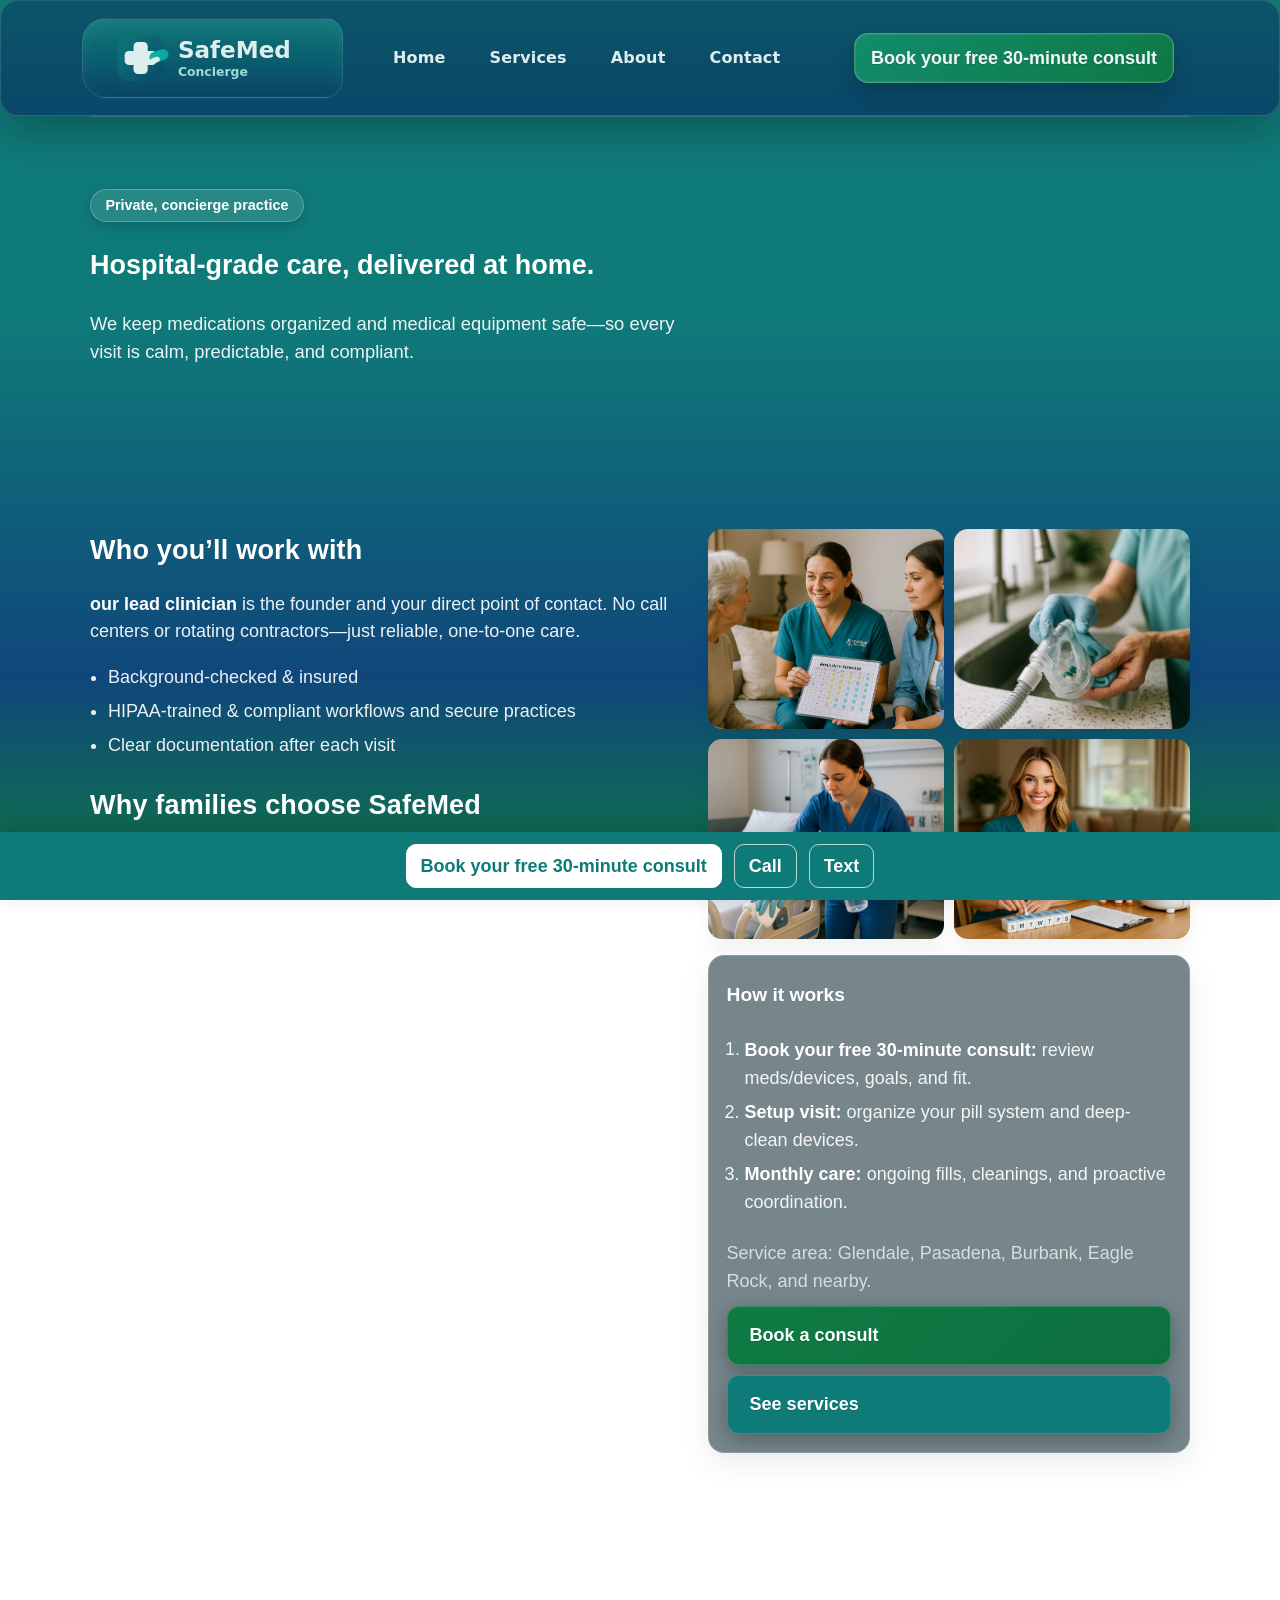
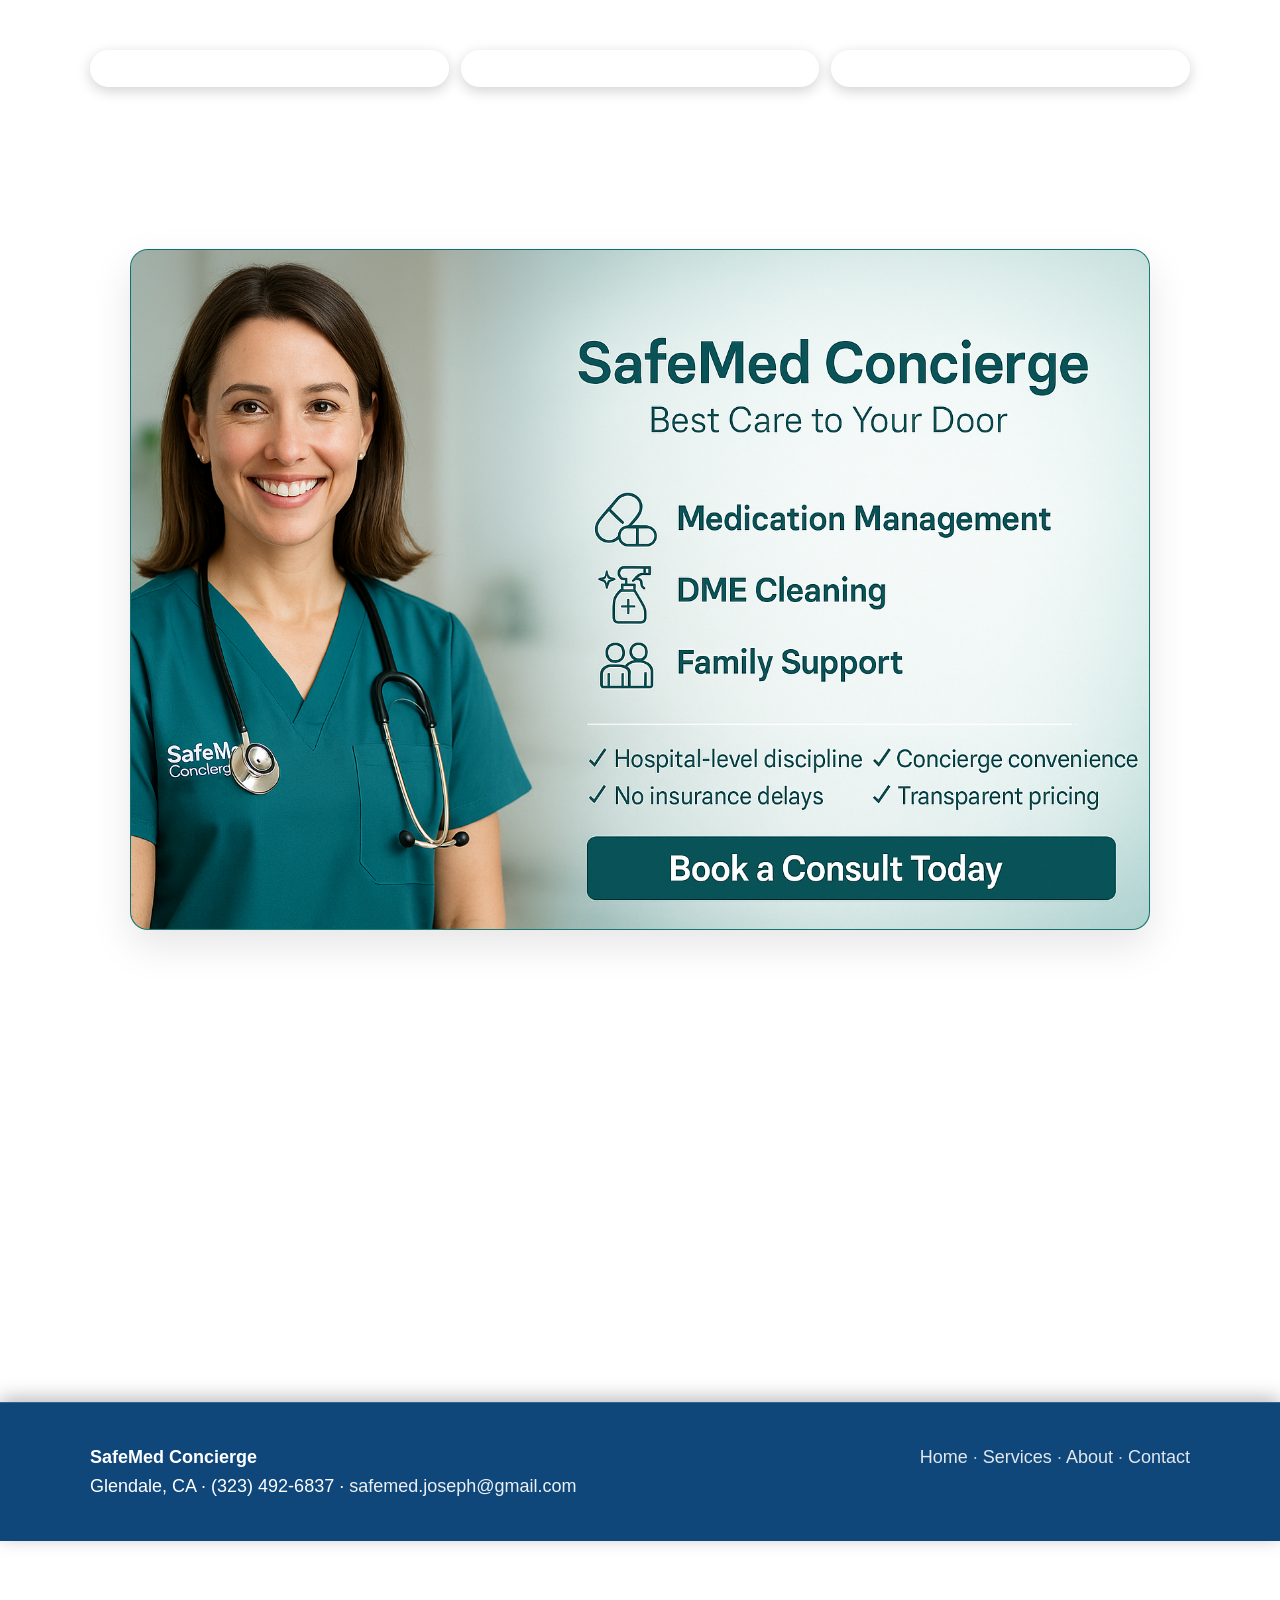
<file: about.html>
<!DOCTYPE html>

<html lang="en">
<head>
  
<!-- Google tag (gtag.js) -->
<script async src="https://www.googletagmanager.com/gtag/js?id=G-FXK9SQSBC2"></script>
<script>
  window.dataLayer = window.dataLayer || [];
  function gtag(){dataLayer.push(arguments);}
  gtag('js', new Date());

  gtag('config', 'G-FXK9SQSBC2');
</script>

<meta charset="utf-8"/>
<meta content="width=device-width, initial-scale=1" name="viewport"/>
<title>About • SafeMed Concierge</title>
<link href="assets/favicon.svg" rel="icon" type="image/svg+xml"/>
<link href="styles.css" rel="stylesheet"/>
<link rel="stylesheet" href="safemed-theme-ART.css?v=20250924">
  <link rel="stylesheet" href="safemed-user-tweaks.css">
</head>
<body>
<!-- SAME HEADER AS HOME -->
<header class="container header-elevated">
  <div class="nav">
    <a class="brand" href="index.html" aria-label="SafeMed home">
      <img src="assets/safemed-logo-final.svg" alt="SafeMed Concierge" style="height:56px;vertical-align:middle">
    </a>

    <nav id="site-nav" class="links" role="navigation">
      <a href="index.html">Home</a>
      <a href="services.html">Services</a>
      <a href="about.html">About</a>
      <a href="contact.html">Contact</a>
    </nav>

    <!-- Right-side controls (desktop+mobile) -->
    <button class="btn cta menu-btn nav-toggle" aria-label="Open menu" aria-controls="site-nav" aria-expanded="false">
      Menu
    </button>
    <a class="btn cta" href="contact.html#book">Book your free 30-minute consult</a>
  </div>
</header>
<main>
<!-- Hero -->
<section class="section">
<div class="container">
<span class="badge">Private, concierge practice</span>
<h1>Hospital-grade care, delivered at home.</h1>
<p class="lead">We keep medications organized and medical equipment safe—so every visit is calm, predictable, and compliant.</p>
</div>
</section>
<!-- Two-column story + mosaic images -->
<section class="section">
<div class="container grid two">
<div>
<h2>Who you’ll work with</h2>
<p><strong>our lead clinician</strong> is the founder and your direct point of contact. No call centers or rotating contractors—just reliable, one-to-one care.</p>
<ul class="checklist">
<li>Background-checked &amp; insured</li>
<li>HIPAA-trained & compliant workflows and secure practices</li>
<li>Clear documentation after each visit</li>
</ul>
<h2 style="margin-top:24px">Why families choose SafeMed</h2>
<ul class="bullets">
<li><strong>Medication confidence:</strong> weekly pillbox setup, refills &amp; changes, MD/pharmacy coordination, family updates.</li>
<li><strong>DME protected:</strong> hospital-level cleaning for CPAP, nebulizers, mobility gear, and hospital beds.</li>
<li><strong>Concierge access:</strong> fast responses by text/email and predictable scheduling.</li>
</ul>
</div>
<!-- Right column: image mosaic + CTA card -->
<aside>
<div class="about-mosaic">
<img alt="Explaining medication plan to family" src="assets/gallery-01-family-education.jpg"/>
<img alt="Cleaning a CPAP mask" src="assets/gallery-03-cpap-cleaning-sink.jpg"/>
<img alt="Disinfecting hospital bed rail" src="assets/gallery-04-hospital-bed-cleaning-wide.jpg"/>
<!-- REPLACED TILE #4: use a real photo, not the screenshot -->
<img alt="Weekly pillbox setup and medication management" src="assets/PILLORGANIZING.png"/>
</div>
<div class="card" style="padding:18px;margin-top:16px">
<h3>How it works</h3>
<ol class="steps">
<li><strong>Book your free 30-minute consult:</strong> review meds/devices, goals, and fit.</li>
<li><strong>Setup visit:</strong> organize your pill system and deep-clean devices.</li>
<li><strong>Monthly care:</strong> ongoing fills, cleanings, and proactive coordination.</li>
</ol>
<p class="muted" style="margin-top:8px">Service area: Glendale, Pasadena, Burbank, Eagle Rock, and nearby.</p>
<div class="stack">
<a class="btn" href="contact.html#book">Book a consult</a>
<a class="btn secondary" href="services.html">See services</a>
</div>
</div>
</aside>
</div>
</section>
<!-- Standards -->
<section class="section">
<div class="container">
<h2>Standards &amp; safety</h2>
<div class="grid" style="grid-template-columns:repeat(3,minmax(0,1fr));gap:12px">
<div class="pill">• Licensed &amp; background-checked</div>
<div class="pill">• HIPAA-trained & compliant workflows</div>
<div class="pill">• Hospital-grade cleaning</div>
</div>
</div>
</section>
</main>
<!-- Footer -->

<!-- SM:ABOUT -->
<section class="section">
  <div class="container">
    <figure class="hero"><img src="SAFEMEDABOUTINFO.png" alt="About SafeMed"></figure>
  </div>
</section>
<section class="section">
  <div class="container">
    <h2>Why families choose SafeMed</h2>
    <p class="lead">We combine hospital-level discipline with concierge convenience—without the wait.</p>
    <ul>
      <li><strong>Consistency:</strong> Systems that never let doses slip.</li>
      <li><strong>Safety:</strong> Medical-grade cleaning for the devices your loved one depends on.</li>
      <li><strong>Trust:</strong> Clear communication with families and providers.</li>
    </ul>
  </div>
</section>
<footer class="footer">
<div class="container grid" style="grid-template-columns:1fr auto">
<div>
<strong>SafeMed Concierge</strong><br/>
        Glendale, CA · (323) 492-6837 · <a href="mailto:safemed.joseph@gmail.com">safemed.joseph@gmail.com</a>
</div>
<nav class="muted">
<a href="index.html">Home</a> ·
        <a href="services.html">Services</a> ·
        <a aria-current="page" href="about.html">About</a> ·
        <a href="contact.html">Contact</a>
</nav>
</div>


<div class="sticky-cta" role="region" aria-label="Quick actions">
  <a class="primary" href="contact.html#book" aria-label="Book your free 30-minute consult" data-ga="consult_click">Book your free 30-minute consult</a>
  <a href="tel:+13234926837" aria-label="Call SafeMed Concierge" data-ga="call_click">Call</a>
  <a href="sms:+13234926837" aria-label="Text SafeMed Concierge" data-ga="sms_click">Text</a>
</div>
<script>
document.addEventListener('DOMContentLoaded', function(){
  try { document.body.classList.add('has-sticky-padding'); } catch(e){}
});
</script>
</footer>

<!-- Auto-highlight active nav (works on every page) -->
<script>
    (function() {
      var path = location.pathname.split('/').pop() || 'index.html';
      document.querySelectorAll('.links a').forEach(function(a){
        var href = a.getAttribute('href');
        if (!href) return;
        var clean = href.split('#')[0];
        if (path === clean || (path === 'index.html' && clean === './')) {
          a.classList.add('active');
          a.setAttribute('aria-current','page');
        }
      });
    })();
  <script src="script.js?v=3">
  </script>

<script>
(function(){
  var GA_ID = 'G-FXK9SQSBC2';
  function fire(name, label){
    try {
      if (window.gtag) {
        window.gtag('event', name, {"event_label": label, "send_to": GA_ID, "transport_type": "beacon"});
      } else if (window.dataLayer) {
        window.dataLayer.push({event: name, label: label});
      }
    } catch(e) {}
  }
  function bindOne(el, ev, name){
    el.addEventListener(ev, function(evt){
      var label = (el.getAttribute('href')||'') || (el.textContent||'').trim();
      fire(name, label);
    }, {passive:true});
  }
  function bind(){
    // data-ga elements
    document.querySelectorAll('[data-ga]').forEach(function(el){
      var name = el.getAttribute('data-ga') || 'click';
      ['pointerdown','click'].forEach(function(ev){ bindOne(el, ev, name); });
    });
    // tel:
    document.querySelectorAll('a[href^="tel:"]').forEach(function(el){
      ['pointerdown','click'].forEach(function(ev){ bindOne(el, ev, 'call_click'); });
    });
    // sms:
    document.querySelectorAll('a[href^="sms:"],a[href^="smsto:"]').forEach(function(el){
      ['pointerdown','click'].forEach(function(ev){ bindOne(el, ev, 'sms_click'); });
    });
    // calendly link opens
    document.querySelectorAll('a[href*="calendly.com"]').forEach(function(el){
      ['pointerdown','click'].forEach(function(ev){ bindOne(el, ev, 'calendly_open'); });
    });
    // calendly inline loaded
    var cal = document.querySelector('.calendly-inline-widget iframe');
    if (cal) {
      cal.addEventListener('load', function(){ fire('calendly_loaded', 'inline'); }, {once:true});
    }
  }
  if (document.readyState === 'loading') {
    document.addEventListener('DOMContentLoaded', bind);
  } else {
    bind();
  }
})();
</script>

</body>
</html>
</file>
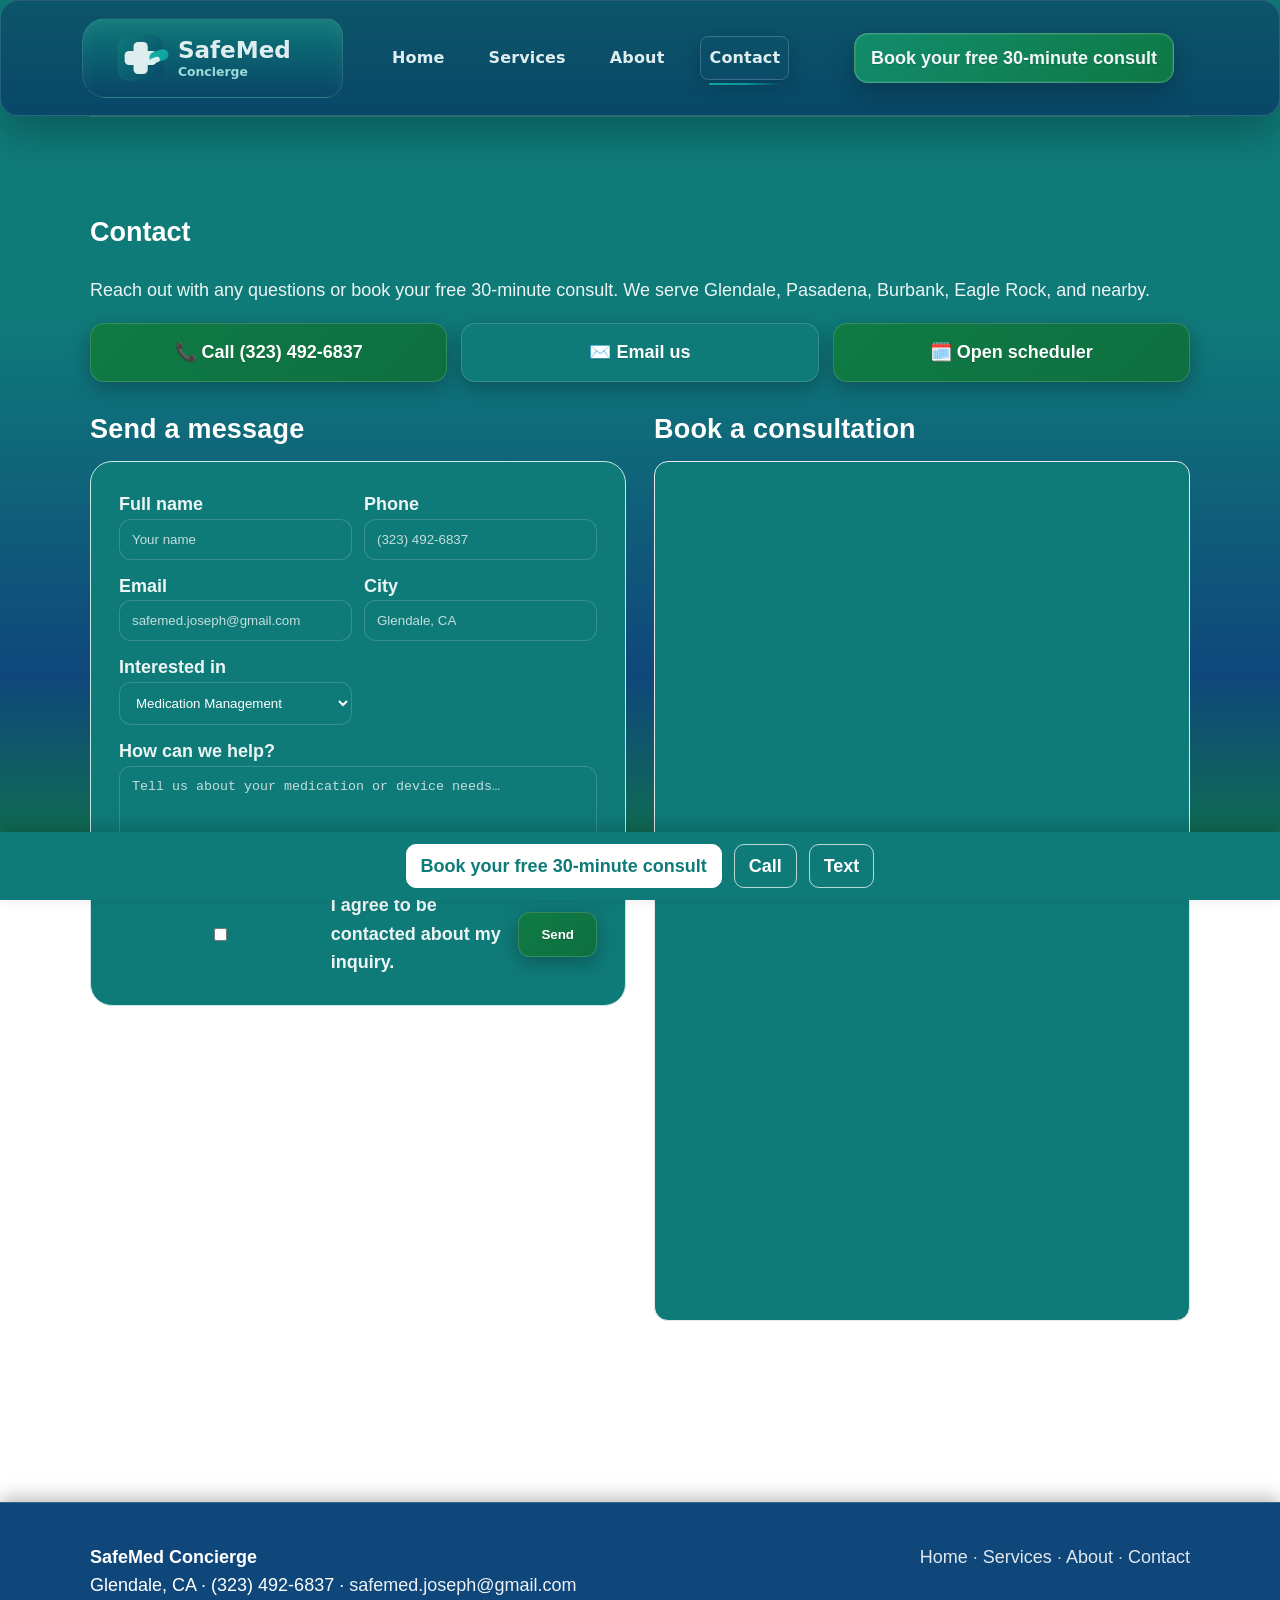
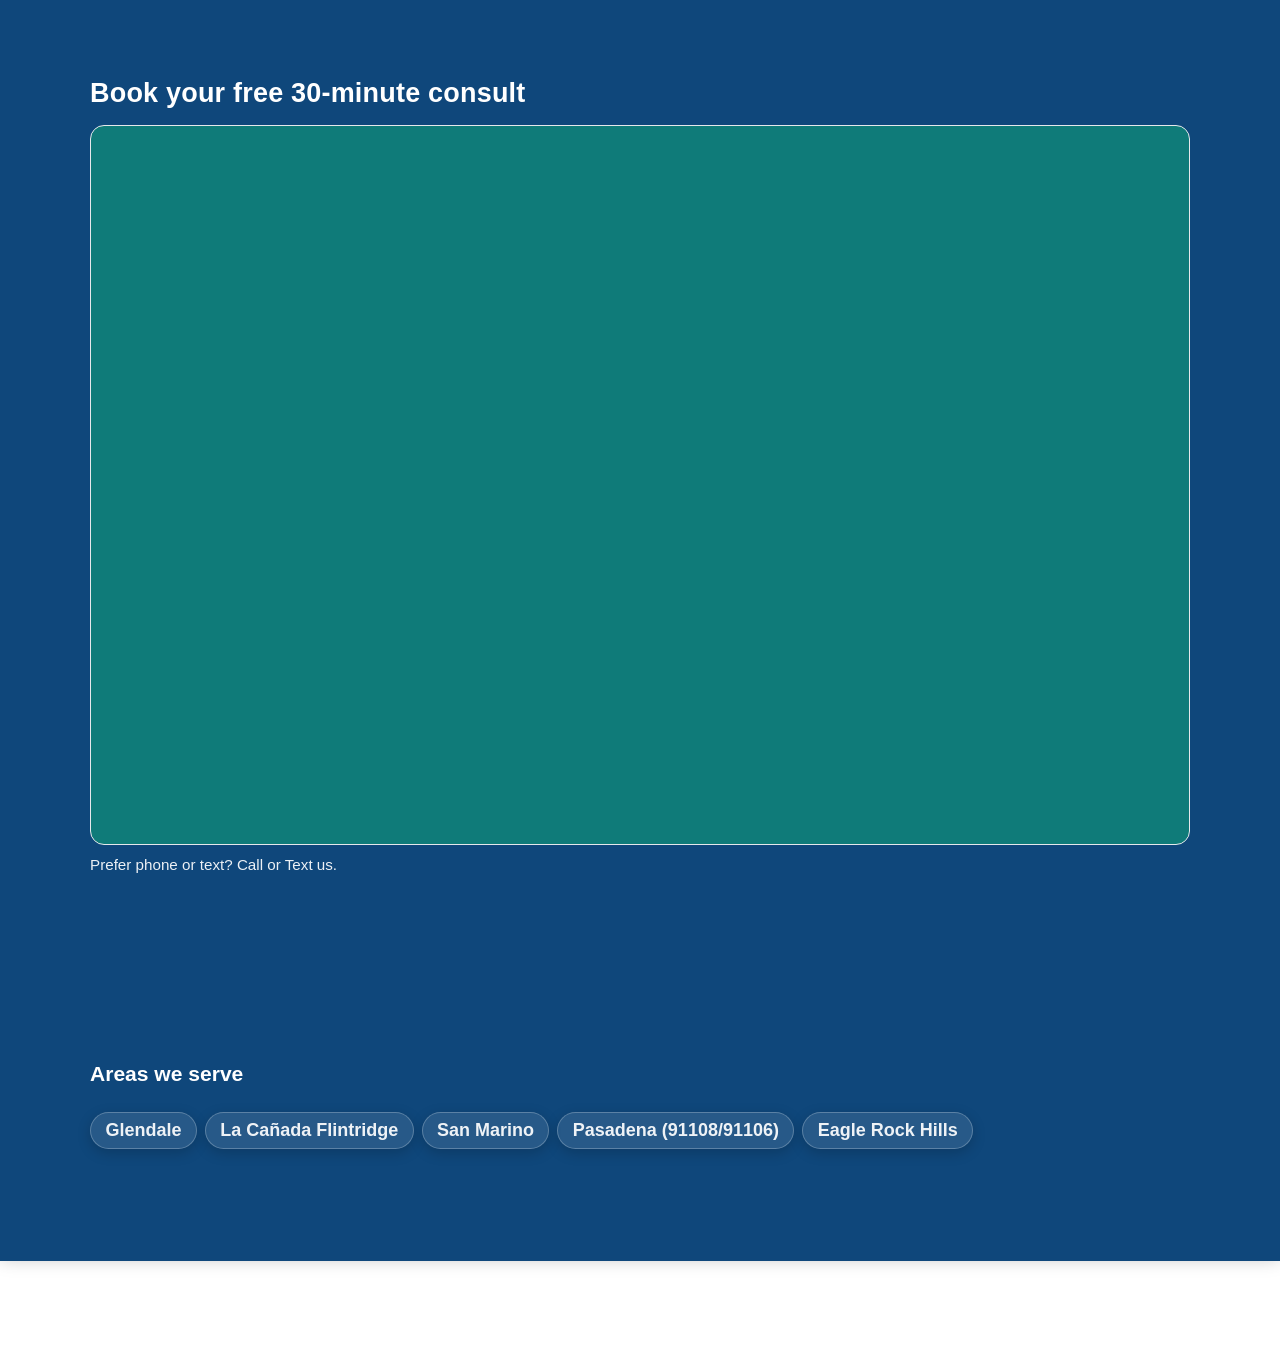
<file: contact.html>
<!DOCTYPE html>

<html lang="en">
<head>
  
<!-- Google tag (gtag.js) -->
<script async src="https://www.googletagmanager.com/gtag/js?id=G-FXK9SQSBC2"></script>
<script>
  window.dataLayer = window.dataLayer || [];
  function gtag(){dataLayer.push(arguments);}
  gtag('js', new Date());

  gtag('config', 'G-FXK9SQSBC2');
</script>

<meta charset="utf-8"/>
<meta content="width=device-width, initial-scale=1" name="viewport"/>
<title>Contact • SafeMed Concierge</title>
<link href="assets/favicon.svg" rel="icon" type="image/svg+xml"/>
<link href="styles.css" rel="stylesheet"/>
<link rel="stylesheet" href="safemed-theme-ART.css?v=20250924">
  <link rel="stylesheet" href="safemed-user-tweaks.css">
</head>
<body>
<!-- SAME HEADER AS OTHER PAGES -->
<header class="container header-elevated">
  <div class="nav">
    <a class="brand" href="index.html" aria-label="SafeMed home">
      <img src="assets/safemed-logo-final.svg" alt="SafeMed Concierge" style="height:56px;vertical-align:middle">
    </a>

    <nav id="site-nav" class="links" role="navigation">
      <a href="index.html">Home</a>
      <a href="services.html">Services</a>
      <a href="about.html">About</a>
      <a href="contact.html">Contact</a>
    </nav>

    <!-- Right-side controls (desktop+mobile) -->
    <button class="btn cta menu-btn nav-toggle" aria-label="Open menu" aria-controls="site-nav" aria-expanded="false">
      Menu
    </button>
    <a class="btn cta" href="contact.html#book">Book your free 30-minute consult</a>
  </div>
</header>
<main>
<section class="section">
<div class="container">
<h1>Contact</h1>
<p>Reach out with any questions or book your free 30-minute consult. We serve Glendale, Pasadena, Burbank, Eagle Rock, and nearby.</p>
<div class="contact-actions">
<a class="btn btn-lg" href="tel:+13234926837">📞 Call (323) 492-6837</a>
<a class="btn btn-lg secondary" href="mailto:safemed.joseph@gmail.com">✉️ Email us</a>
<a class="btn btn-lg" href="#book">🗓️ Open scheduler</a>
</div>
<div class="contact-layout">
<div class="contact-pane">
<h2>Send a message</h2>
<div class="contactbox" role="form">
<!-- Swap to Web3Forms or Formspree as we discussed -->
<form action="https://api.web3forms.com/submit" method="POST" novalidate="">
<input name="access_key" type="hidden" value="fb9afb30-3b92-4236-a063-0e44ae366ff7"/>
<input name="subject" type="hidden" value="New SafeMed inquiry"/>
<input name="from_name" type="hidden" value="SafeMed Concierge"/>
<!-- <input type="hidden" name="redirect" value="https://YOURDOMAIN.com/thank-you.html" /> -->
<div class="row">
<div><label for="name">Full name</label><input id="name" name="name" placeholder="Your name" required=""/></div>
<div><label for="phone">Phone</label><input id="phone" inputmode="tel" name="phone" placeholder="(323) 492-6837"/></div>
<div><label for="email">Email</label><input id="email" name="email" placeholder="safemed.joseph@gmail.com" required="" type="email"/></div>
<div><label for="city">City</label><input id="city" name="city" placeholder="Glendale, CA"/></div>
<div><label for="service">Interested in</label>
<select id="service" name="service">
<option>Medication Management</option>
<option>DME Cleaning</option>
<option>Bundle (Medication + DME)</option>
<option>Other / Not sure</option>
</select>
</div>
<div style="grid-column:1/-1">
<label for="msg">How can we help?</label>
<textarea id="msg" name="message" placeholder="Tell us about your medication or device needs…" rows="6"></textarea>
</div>
</div>
<div class="row" style="grid-template-columns:1fr auto;align-items:center">
<label style="display:flex;align-items:center;gap:10px">
<input name="consent" required="" type="checkbox" value="ok"/>
                    I agree to be contacted about my inquiry.
                  </label>
<button class="btn" type="submit">Send</button>
</div>
</form>
</div>
</div>
<div class="contact-pane" id="book">
<h2>Book a consultation</h2>
<div class="calendly-inline-widget" data-url="https://calendly.com/safemed-joseph/30min" style="min-width:100%;height:860px"></div>
<script async="" src="https://assets.calendly.com/assets/external/widget.js"></script>
<p class="muted" style="margin-top:8px">
              If the scheduler doesn’t load, <a href="https://calendly.com/safemed-joseph/30min" rel="noopener" target="_blank">open Calendly</a>.
            </p>
</div>
</div>
</div>
</section>
<p style="margin-top:8px">Can’t see the scheduler? <a href="https://calendly.com/safemed-joseph/30min">Open Calendly in a new tab.</a></p>
</main>
<footer class="footer">
<div class="container grid" style="grid-template-columns:1fr auto">
<div>
<strong>SafeMed Concierge</strong><br/>
        Glendale, CA · (323) 492-6837 · <a href="mailto:safemed.joseph@gmail.com">safemed.joseph@gmail.com</a>
</div>
<nav class="muted">
<a href="index.html">Home</a> ·
        <a href="services.html">Services</a> ·
        <a href="about.html">About</a> ·
        <a aria-current="page" href="contact.html">Contact</a>
</nav>
</div>

<section class="section" aria-label="Schedule now" id="book">
  <div class="container">
    <h2>Book your free 30-minute consult</h2>
    <div class="calendly-inline-widget" data-url="https://calendly.com/safemed-joseph/30min?hide_event_type_details=1&hide_gdpr_banner=1" style="min-width:320px;height:720px;"></div>
    <script type="text/javascript" src="https://assets.calendly.com/assets/external/widget.js" async></script>
    <p style="font-size:.95rem;margin-top:8px">Prefer phone or text? <a href="tel:+13234926837" data-ga="call_click">Call</a> or <a href="sms:+13234926837" data-ga="sms_click">Text</a> us.</p>
  </div>
</section>


<section class="section" aria-label="Areas we serve">
  <div class="container">
    <h3>Areas we serve</h3>
    <div class="chips">
      <span class="chip">Glendale</span>
      <span class="chip">La Cañada Flintridge</span>
      <span class="chip">San Marino</span>
      <span class="chip">Pasadena (91108/91106)</span>
      <span class="chip">Eagle Rock Hills</span>
    </div>
  </div>
</section>


<div class="sticky-cta" role="region" aria-label="Quick actions">
  <a class="primary" href="contact.html#book" aria-label="Book your free 30-minute consult" data-ga="consult_click">Book your free 30-minute consult</a>
  <a href="tel:+13234926837" aria-label="Call SafeMed Concierge" data-ga="call_click">Call</a>
  <a href="sms:+13234926837" aria-label="Text SafeMed Concierge" data-ga="sms_click">Text</a>
</div>
<script>
document.addEventListener('DOMContentLoaded', function(){
  try { document.body.classList.add('has-sticky-padding'); } catch(e){}
});
</script>
</footer>

  <script src="script.js?v=3"></script>

<script>
(function(){
  var GA_ID = 'G-FXK9SQSBC2';
  function fire(name, label){
    try {
      if (window.gtag) {
        window.gtag('event', name, {"event_label": label, "send_to": GA_ID, "transport_type": "beacon"});
      } else if (window.dataLayer) {
        window.dataLayer.push({event: name, label: label});
      }
    } catch(e) {}
  }
  function bindOne(el, ev, name){
    el.addEventListener(ev, function(evt){
      var label = (el.getAttribute('href')||'') || (el.textContent||'').trim();
      fire(name, label);
    }, {passive:true});
  }
  function bind(){
    // data-ga elements
    document.querySelectorAll('[data-ga]').forEach(function(el){
      var name = el.getAttribute('data-ga') || 'click';
      ['pointerdown','click'].forEach(function(ev){ bindOne(el, ev, name); });
    });
    // tel:
    document.querySelectorAll('a[href^="tel:"]').forEach(function(el){
      ['pointerdown','click'].forEach(function(ev){ bindOne(el, ev, 'call_click'); });
    });
    // sms:
    document.querySelectorAll('a[href^="sms:"],a[href^="smsto:"]').forEach(function(el){
      ['pointerdown','click'].forEach(function(ev){ bindOne(el, ev, 'sms_click'); });
    });
    // calendly link opens
    document.querySelectorAll('a[href*="calendly.com"]').forEach(function(el){
      ['pointerdown','click'].forEach(function(ev){ bindOne(el, ev, 'calendly_open'); });
    });
    // calendly inline loaded
    var cal = document.querySelector('.calendly-inline-widget iframe');
    if (cal) {
      cal.addEventListener('load', function(){ fire('calendly_loaded', 'inline'); }, {once:true});
    }
  }
  if (document.readyState === 'loading') {
    document.addEventListener('DOMContentLoaded', bind);
  } else {
    bind();
  }
})();
</script>

</body>
</html>
</file>
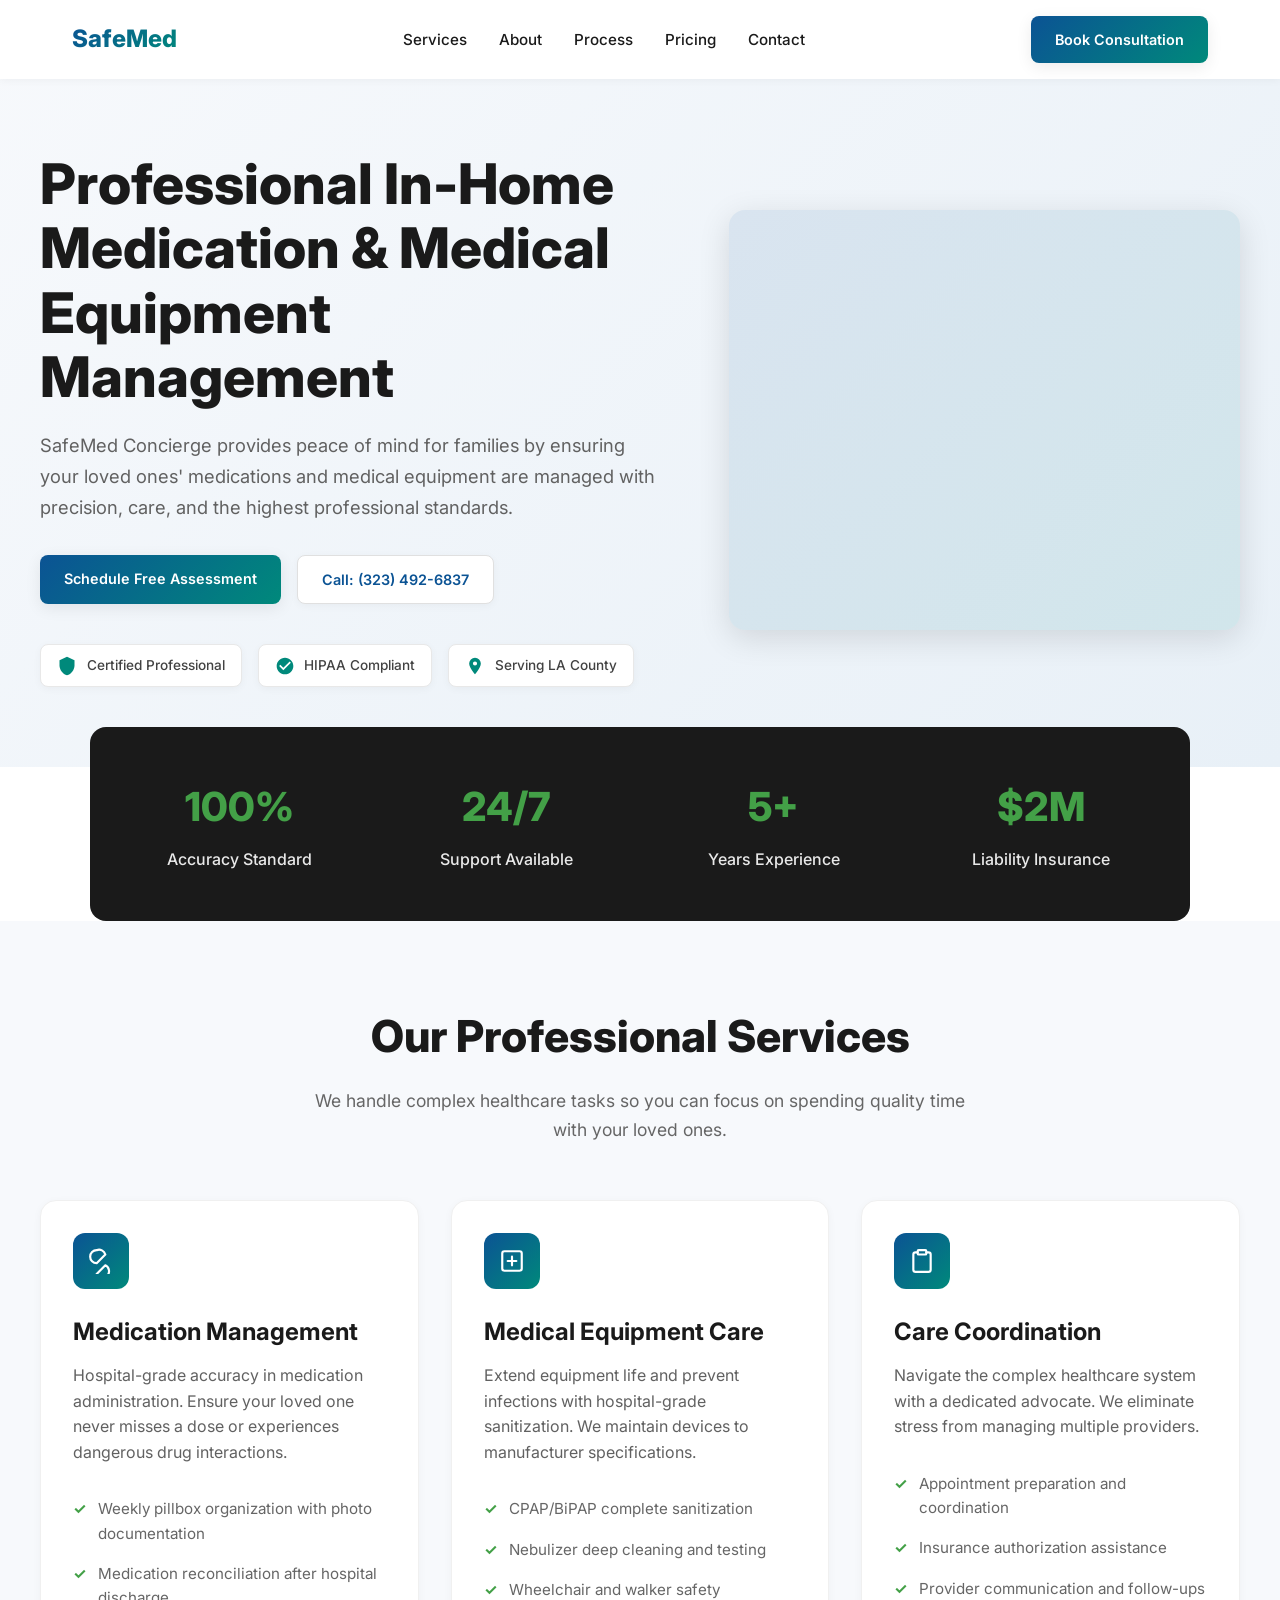
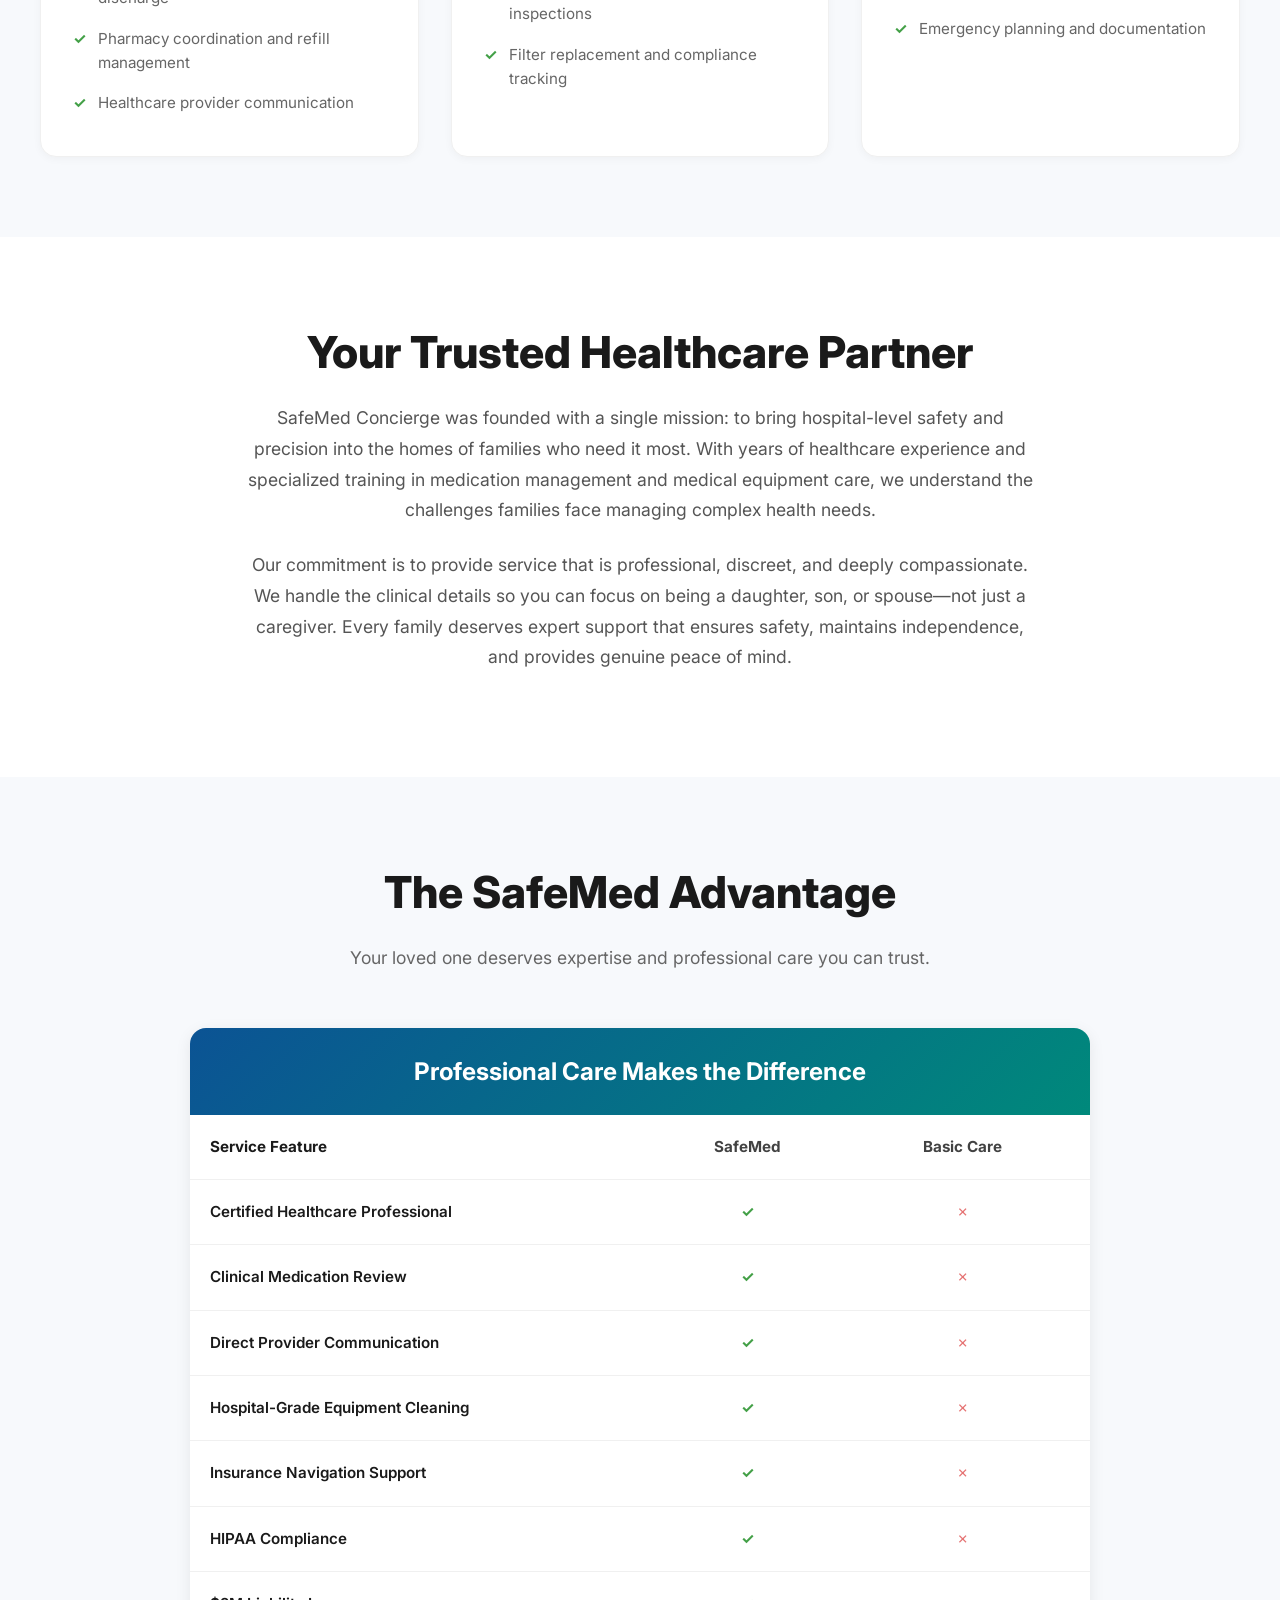
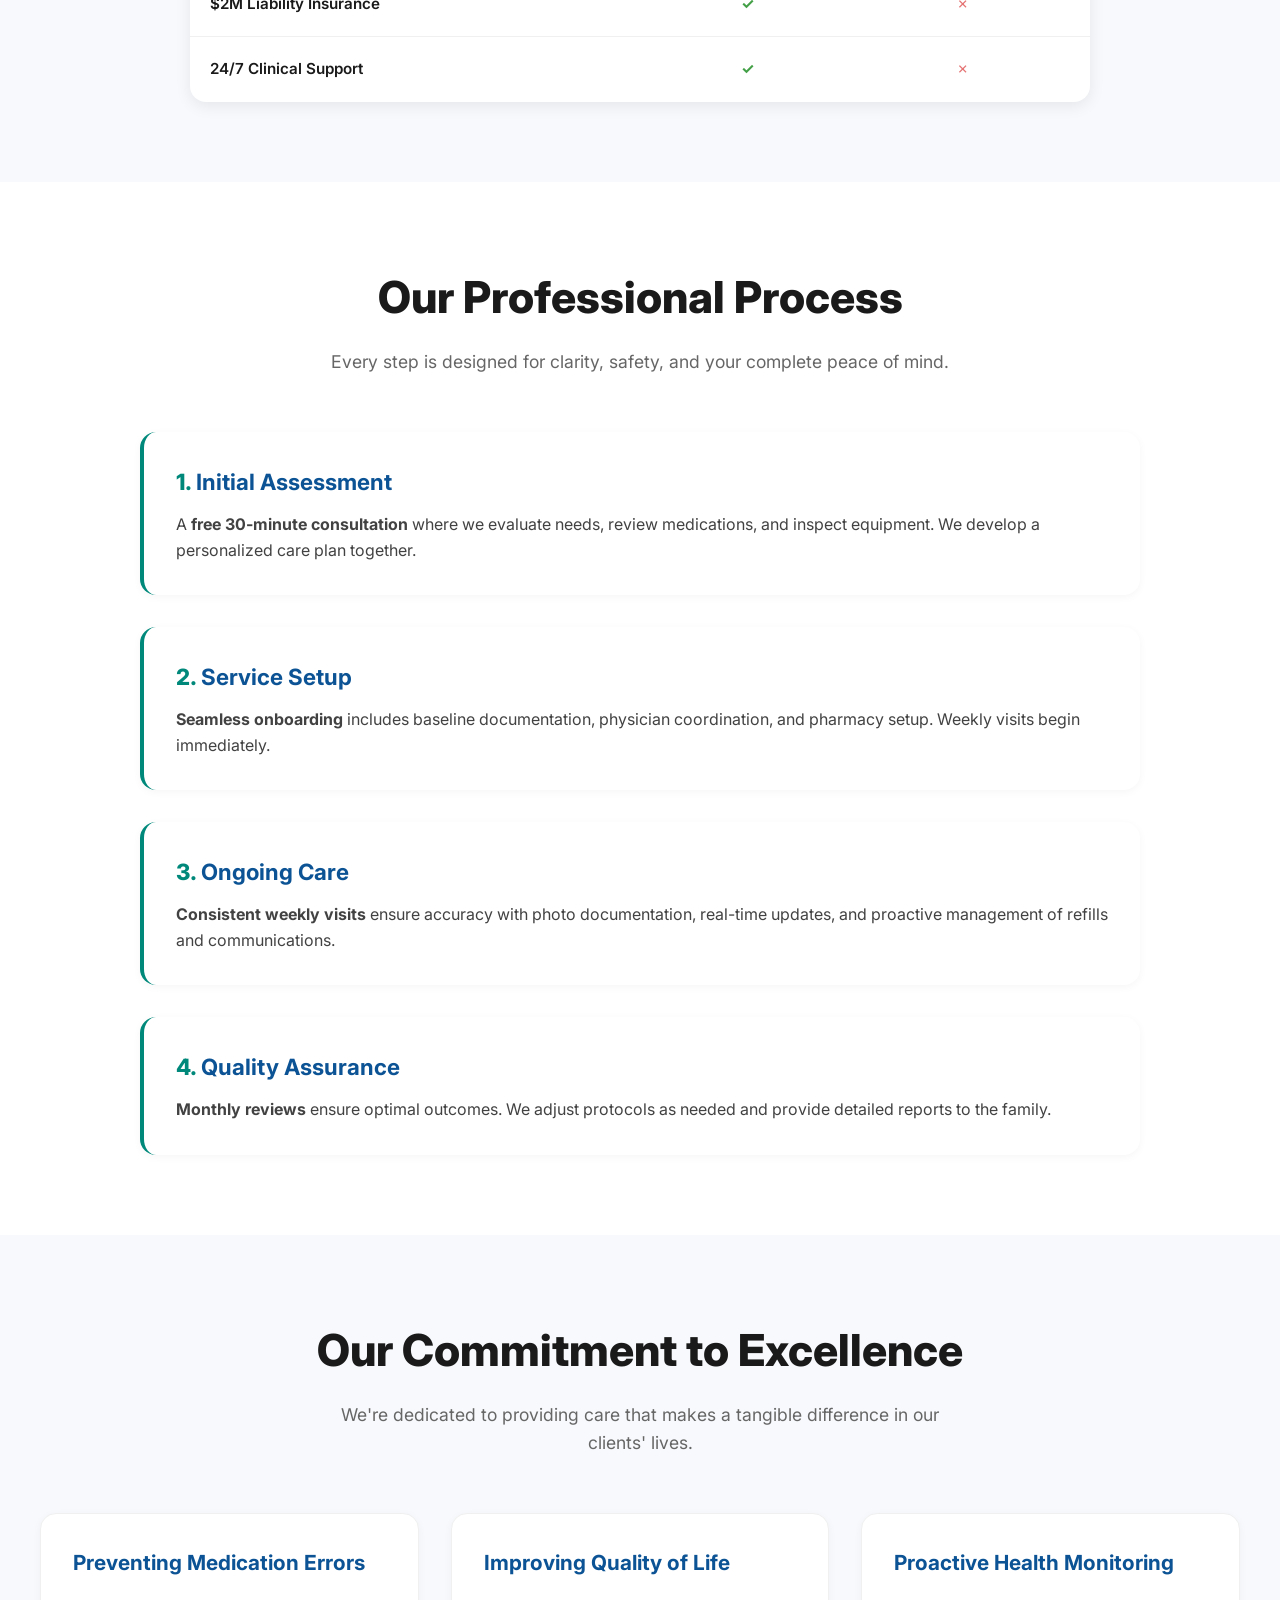
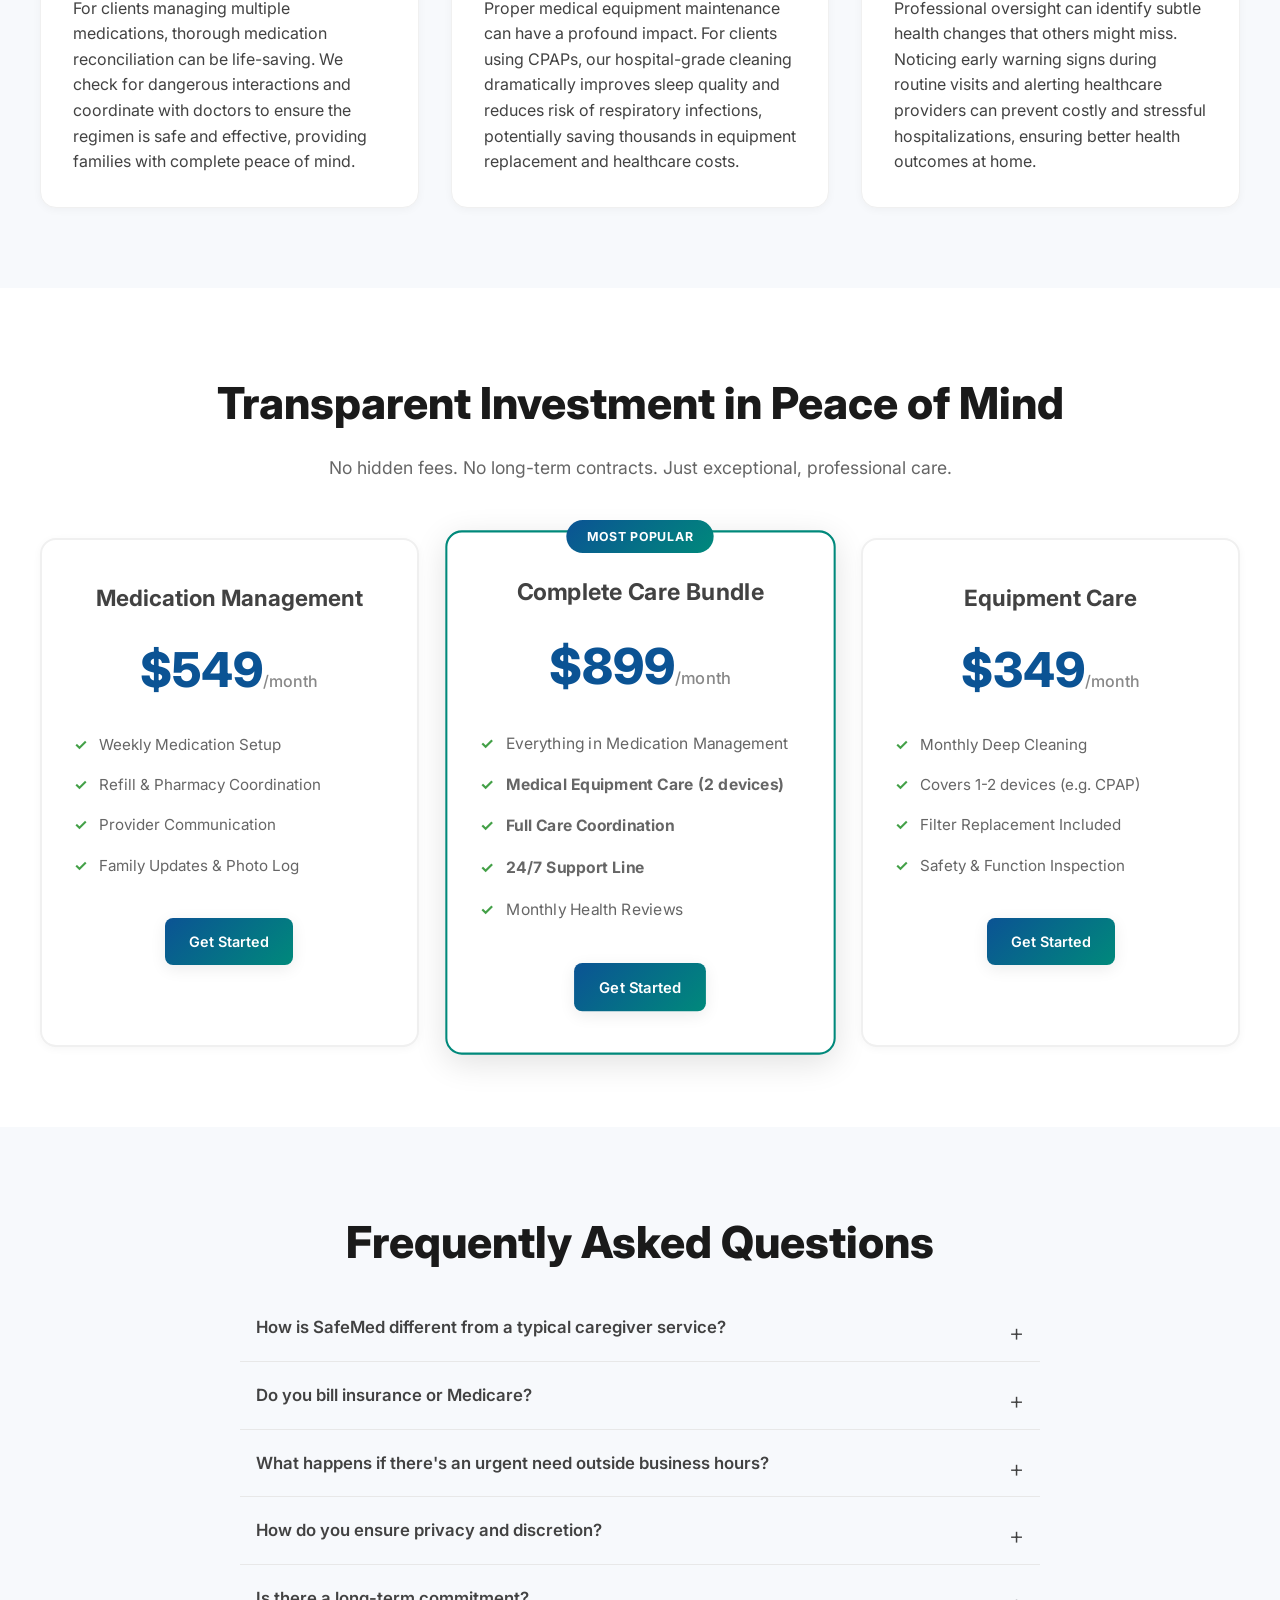
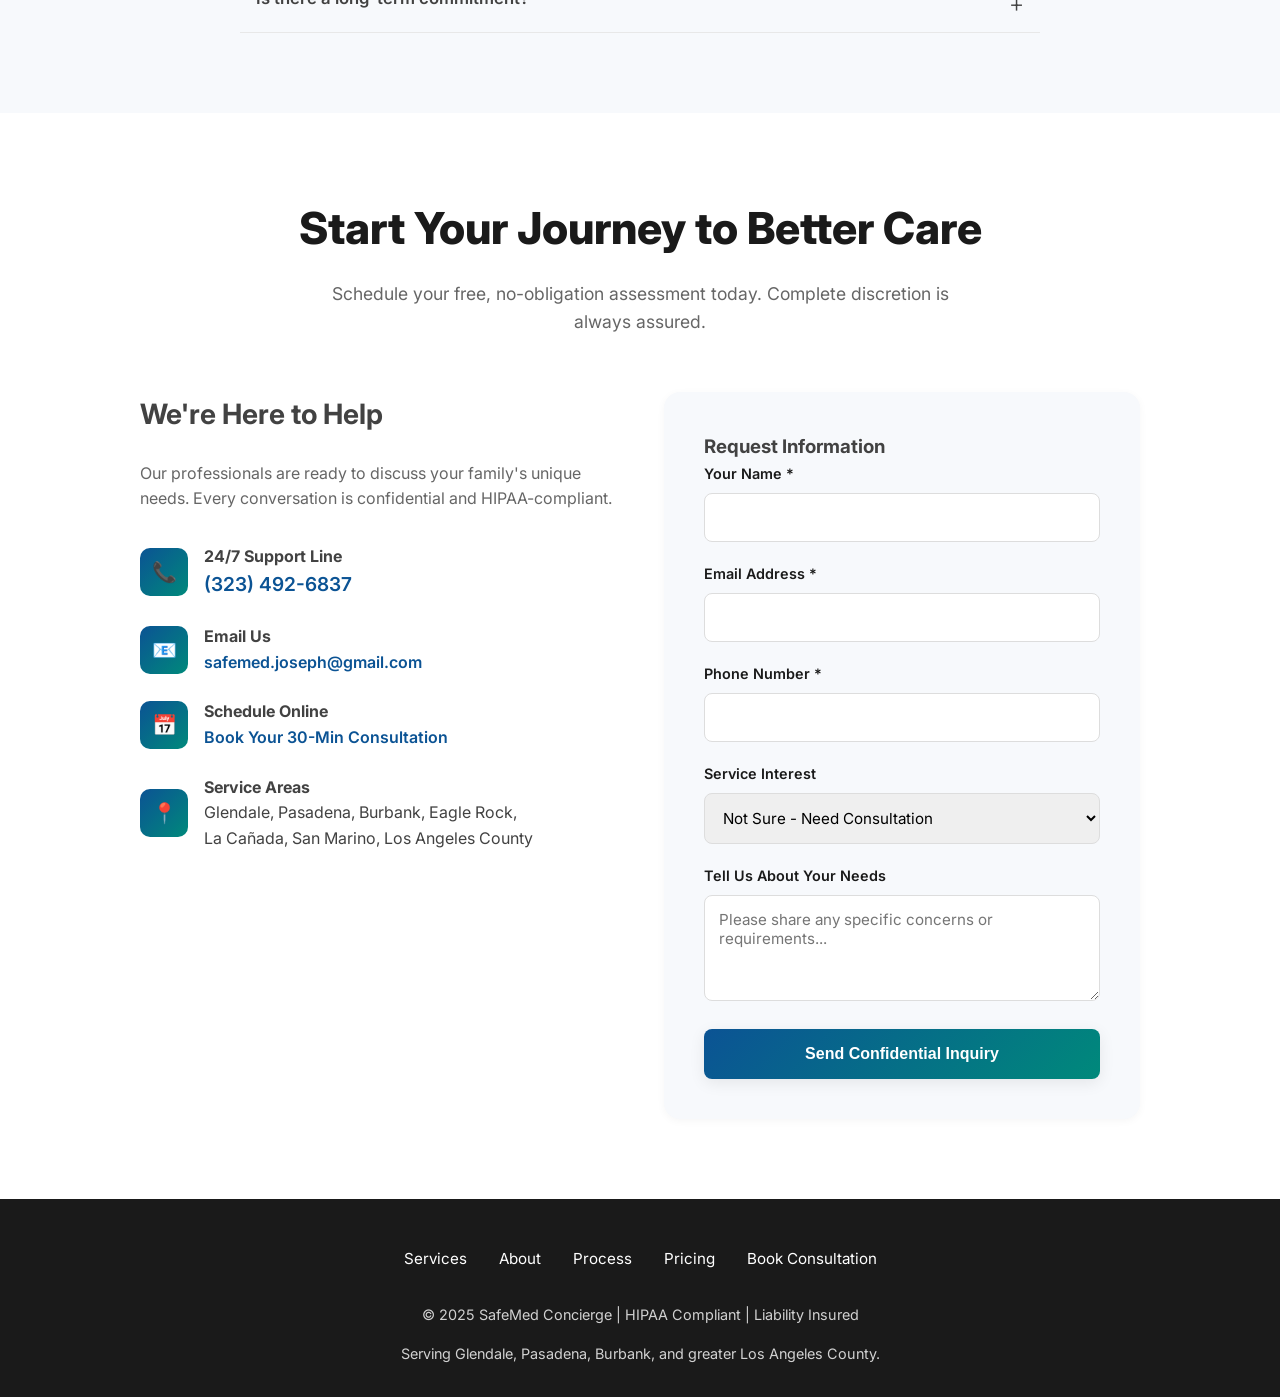
<file: HOME.html>
<!DOCTYPE html>
<html lang="en">
<head>
    <meta charset="UTF-8">
    <meta name="viewport" content="width=device-width, initial-scale=1.0">
    <title>SafeMed Concierge - Professional Medication Management & Medical Equipment Care in Los Angeles</title>
    <meta name="description" content="Professional medication management and medical equipment care services for families in Los Angeles. Expert pillbox organization, CPAP cleaning, and care coordination. Serving Glendale, Pasadena, Burbank.">
    <link rel="preconnect" href="https://fonts.googleapis.com">
    <link rel="preconnect" href="https://fonts.gstatic.com" crossorigin>
    <link href="https://fonts.googleapis.com/css2?family=Inter:wght@400;500;600;700;800&display=swap" rel="stylesheet">
    <style>
        :root {
            --primary: #0B5394;
            --secondary: #00897B;
            --accent: #43A047;
            --dark: #1A1A1A;
            --light: #F7F9FC;
            --white: #FFFFFF;
            --gradient: linear-gradient(135deg, #0B5394 0%, #00897B 100%);
            --shadow-sm: 0 2px 8px rgba(0,0,0,0.04);
            --shadow-md: 0 4px 16px rgba(0,0,0,0.08);
            --shadow-lg: 0 8px 32px rgba(0,0,0,0.12);
            --nav-height: 72px;
        }

        *, *::before, *::after { margin: 0; padding: 0; box-sizing: border-box; }
        
        html { scroll-behavior: smooth; -webkit-font-smoothing: antialiased; -moz-osx-font-smoothing: grayscale; }
        
        body { font-family: 'Inter', sans-serif; line-height: 1.6; color: #424242; background: var(--white); overflow-x: hidden; }

        section[id] { scroll-margin-top: var(--nav-height); }

        ::selection { background: var(--secondary); color: white; }

        /* Navigation */
        nav { position: fixed; width: 100%; top: 0; background: rgba(255,255,255,0.96); backdrop-filter: blur(12px); box-shadow: var(--shadow-sm); z-index: 1000; transition: box-shadow 0.3s ease; }
        nav.scrolled { box-shadow: var(--shadow-md); }
        
        .nav-container { max-width: 1200px; margin: 0 auto; padding: 1rem 2rem; display: flex; justify-content: space-between; align-items: center; }
        
        .logo { font-size: 1.5rem; font-weight: 800; background: var(--gradient); -webkit-background-clip: text; -webkit-text-fill-color: transparent; background-clip: text; }
        
        .nav-links { display: flex; gap: 2rem; list-style: none; align-items: center; }
        
        .nav-links a { text-decoration: none; color: var(--dark); font-weight: 500; font-size: 0.95rem; transition: color 0.2s ease; position: relative; }
        
        .nav-links a::after { content: ''; position: absolute; bottom: -4px; left: 0; width: 0; height: 2px; background: var(--secondary); transition: width 0.3s ease; }
        
        .nav-links a:hover { color: var(--primary); }
        .nav-links a:hover::after { width: 100%; }
        
        .cta-btn { background: var(--gradient); color: white; padding: 0.75rem 1.5rem; border-radius: 8px; text-decoration: none; font-weight: 600; font-size: 0.9rem; transition: transform 0.2s ease, box-shadow 0.2s ease; box-shadow: var(--shadow-md); }
        
        .cta-btn:hover { transform: translateY(-2px); box-shadow: var(--shadow-lg); }

        .nav-toggle { display: none; background: none; border: none; font-size: 1.75rem; cursor: pointer; color: var(--dark); }
        
        /* Hero */
        .hero { padding: calc(var(--nav-height) + 80px) 2rem 80px; background: linear-gradient(135deg, #F7F9FC 0%, #E8F0F7 100%); position: relative; }
        
        .hero-container { max-width: 1200px; margin: 0 auto; display: grid; grid-template-columns: 1.1fr 0.9fr; gap: 4rem; align-items: center; }
        
        .hero-content h1 { font-size: clamp(2.5rem, 5vw, 3.5rem); font-weight: 800; line-height: 1.15; margin-bottom: 1.25rem; color: var(--dark); }
        
        .hero-content p { font-size: 1.15rem; color: #616161; margin-bottom: 2rem; line-height: 1.7; }

        .hero-buttons { display: flex; flex-wrap: wrap; gap: 1rem; }
        
        .btn-secondary { background: white; color: var(--primary); padding: 0.75rem 1.5rem; border-radius: 8px; text-decoration: none; font-weight: 600; font-size: 0.9rem; box-shadow: var(--shadow-sm); transition: all 0.2s ease; border: 1px solid #E0E0E0; }
        
        .btn-secondary:hover { box-shadow: var(--shadow-md); transform: translateY(-2px); }
        
        .trust-badges { display: flex; gap: 1rem; margin-top: 2.5rem; flex-wrap: wrap; }
        
        .badge { display: flex; align-items: center; gap: 0.6rem; padding: 0.6rem 1rem; background: white; border-radius: 8px; box-shadow: var(--shadow-sm); font-size: 0.85rem; font-weight: 500; border: 1px solid #E8E8E8; }
        
        .badge svg { width: 20px; height: 20px; fill: var(--secondary); }
        
        .hero-image { width: 100%; height: 420px; border-radius: 16px; background: linear-gradient(135deg, rgba(11,83,148,0.1) 0%, rgba(0,137,123,0.1) 100%), url('https://images.unsplash.com/photo-1576091160550-2173dba999ef?w=800&auto=format&fit=crop') center/cover; box-shadow: var(--shadow-lg); }

        /* Stats */
        .stats { background: var(--dark); color: white; padding: 3rem 2rem; margin-top: -40px; position: relative; z-index: 10; border-radius: 16px; max-width: 1100px; margin-left: auto; margin-right: auto; }
        
        .stats-container { display: grid; grid-template-columns: repeat(auto-fit, minmax(200px, 1fr)); gap: 2rem; text-align: center; }
        
        .stat-item h3 { font-size: 2.5rem; color: var(--accent); margin-bottom: 0.5rem; font-weight: 800; }
        .stat-item p { font-weight: 500; opacity: 0.9; }

        /* Section Styles */
        .section { padding: 80px 2rem; }
        .section-title { text-align: center; font-size: clamp(2rem, 4vw, 2.75rem); margin-bottom: 1rem; color: var(--dark); font-weight: 800; }
        .section-subtitle { text-align: center; font-size: 1.1rem; color: #666; margin-bottom: 3.5rem; max-width: 650px; margin-left: auto; margin-right: auto; }
        .section-light { background: var(--light); }

        /* Services */
        .services-grid { max-width: 1200px; margin: 0 auto; display: grid; grid-template-columns: repeat(auto-fit, minmax(300px, 1fr)); gap: 2rem; }
        
        .service-card { background: white; border-radius: 16px; padding: 2rem; box-shadow: var(--shadow-sm); transition: all 0.3s ease; border: 1px solid #F0F0F0; }
        
        .service-card:hover { transform: translateY(-6px); box-shadow: var(--shadow-lg); }
        
        .service-icon { width: 56px; height: 56px; background: var(--gradient); border-radius: 12px; display: flex; align-items: center; justify-content: center; margin-bottom: 1.5rem; }
        
        .service-icon svg { width: 26px; height: 26px; stroke: white; }
        
        .service-card h3 { font-size: 1.5rem; margin-bottom: 0.75rem; color: var(--dark); font-weight: 700; }
        
        .service-card p { color: #616161; margin-bottom: 1.5rem; line-height: 1.6; }
        
        .service-features { list-style: none; }
        .service-features li { padding: 0.5rem 0; color: #666; display: flex; align-items: start; font-size: 0.95rem; }
        .service-features li::before { content: '✓'; color: var(--accent); font-weight: bold; margin-right: 0.75rem; flex-shrink: 0; }

        /* About */
        .about-content { max-width: 800px; margin: 0 auto; text-align: center; }
        .about-content p { font-size: 1.1rem; color: #555; margin-bottom: 1.5rem; line-height: 1.75; }

        /* Comparison */
        .comparison { max-width: 900px; margin: 0 auto; background: white; border-radius: 16px; overflow: hidden; box-shadow: var(--shadow-md); }
        .comparison-header { background: var(--gradient); color: white; padding: 1.5rem; text-align: center; font-size: 1.3rem; font-weight: 700; }
        .comparison-row { display: grid; grid-template-columns: 2fr 1fr 1fr; padding: 1.25rem; border-bottom: 1px solid #F0F0F0; align-items: center; transition: background 0.2s ease; }
        .comparison-row:hover { background: var(--light); }
        .comparison-row:last-child { border-bottom: none; }
        .comparison-row div { text-align: center; font-size: 0.95rem; }
        .comparison-row div:first-child { text-align: left; font-weight: 600; color: var(--dark); }
        .check { color: var(--accent); font-size: 1.4rem; font-weight: bold; }
        .cross { color: #E57373; font-size: 1.4rem; }

        /* Process */
        .process-grid { max-width: 1000px; margin: 0 auto; display: grid; gap: 2rem; }
        .process-card { background: white; padding: 2rem; border-radius: 16px; box-shadow: var(--shadow-sm); border-left: 4px solid var(--secondary); transition: all 0.3s ease; }
        .process-card:hover { box-shadow: var(--shadow-md); transform: translateX(4px); }
        .process-card h3 { font-size: 1.4rem; color: var(--primary); margin-bottom: 0.75rem; font-weight: 700; }
        .process-card h3::before { content: attr(data-number) '. '; color: var(--secondary); font-weight: 800; }

        /* Commitment */
        .commitment-grid { max-width: 1200px; margin: 0 auto; display: grid; grid-template-columns: repeat(auto-fit, minmax(320px, 1fr)); gap: 2rem; }
        .commitment-card { background: white; padding: 2rem; border-radius: 16px; box-shadow: var(--shadow-sm); border: 1px solid #F0F0F0; }
        .commitment-card h4 { font-size: 1.3rem; font-weight: 700; color: var(--primary); margin-bottom: 1rem; }

        /* Pricing */
        .pricing-grid { max-width: 1200px; margin: 0 auto; display: grid; grid-template-columns: repeat(auto-fit, minmax(280px, 1fr)); gap: 2rem; }
        .pricing-card { background: white; border-radius: 16px; padding: 2.5rem 2rem; text-align: center; box-shadow: var(--shadow-sm); transition: all 0.3s ease; border: 2px solid #F0F0F0; position: relative; }
        .pricing-card.featured { border-color: var(--secondary); box-shadow: var(--shadow-lg); transform: scale(1.03); }
        .pricing-card.featured::before { content: 'MOST POPULAR'; position: absolute; top: -12px; left: 50%; transform: translateX(-50%); background: var(--gradient); color: white; padding: 0.4rem 1.25rem; border-radius: 20px; font-size: 0.75rem; font-weight: bold; letter-spacing: 0.5px; }
        .pricing-card:hover { transform: translateY(-4px); box-shadow: var(--shadow-lg); }
        .pricing-card.featured:hover { transform: scale(1.03) translateY(-4px); }
        .pricing-card h3 { font-size: 1.4rem; margin-bottom: 1rem; font-weight: 700; }
        .price { font-size: 3rem; font-weight: 800; color: var(--primary); margin: 1rem 0; }
        .price span { font-size: 1rem; color: #888; font-weight: 500; }

        /* FAQ */
        .faq-container { max-width: 800px; margin: 0 auto; }
        .faq-item { border-bottom: 1px solid #E8E8E8; }
        .faq-question { padding: 1.25rem 1rem; cursor: pointer; font-weight: 600; font-size: 1.05rem; position: relative; transition: color 0.2s ease; }
        .faq-question:hover { color: var(--primary); }
        .faq-question::after { content: '+'; position: absolute; right: 1rem; font-size: 1.5rem; font-weight: 300; transition: transform 0.3s ease; }
        .faq-item.active .faq-question::after { transform: rotate(45deg); }
        .faq-answer { max-height: 0; overflow: hidden; transition: max-height 0.3s ease; }
        .faq-answer p { padding: 0 1rem 1.25rem; color: #616161; line-height: 1.7; }

        /* Contact */
        .contact-container { max-width: 1000px; margin: 0 auto; display: grid; grid-template-columns: 1fr 1fr; gap: 3rem; }
        .contact-info h3 { font-size: 1.75rem; margin-bottom: 1.5rem; font-weight: 700; }
        .contact-item { display: flex; align-items: center; gap: 1rem; margin-bottom: 1.5rem; }
        .contact-icon { width: 48px; height: 48px; background: var(--gradient); border-radius: 10px; display: flex; align-items: center; justify-content: center; color: white; font-size: 1.25rem; flex-shrink: 0; }
        .contact-info a { color: var(--primary); text-decoration: none; font-weight: 600; transition: color 0.2s ease; }
        .contact-info a:hover { color: var(--secondary); }
        .contact-form { background: var(--light); padding: 2.5rem; border-radius: 16px; box-shadow: var(--shadow-sm); }
        .form-group { margin-bottom: 1.25rem; }
        .form-group label { display: block; margin-bottom: 0.5rem; font-weight: 600; font-size: 0.9rem; color: var(--dark); }
        .form-group input, .form-group textarea, .form-group select { width: 100%; padding: 0.875rem; border: 1px solid #DDD; border-radius: 8px; font-size: 0.95rem; font-family: inherit; transition: border-color 0.2s ease, box-shadow 0.2s ease; }
        .form-group input:focus, .form-group textarea:focus, .form-group select:focus { outline: none; border-color: var(--secondary); box-shadow: 0 0 0 3px rgba(0,137,123,0.1); }
        .submit-btn { width: 100%; padding: 1rem; background: var(--gradient); color: white; border: none; border-radius: 8px; font-size: 1rem; font-weight: 600; cursor: pointer; transition: all 0.2s ease; box-shadow: var(--shadow-md); }
        .submit-btn:hover { transform: translateY(-2px); box-shadow: var(--shadow-lg); }
        .submit-btn:active { transform: translateY(0); }

        /* Footer */
        footer { background: var(--dark); color: white; padding: 3rem 2rem 2rem; text-align: center; }
        .footer-links { display: flex; justify-content: center; gap: 2rem; margin-bottom: 1.5rem; flex-wrap: wrap; }
        .footer-links a { color: white; text-decoration: none; font-size: 0.95rem; transition: color 0.2s ease; }
        .footer-links a:hover { color: var(--accent); }
        footer p { opacity: 0.8; font-size: 0.9rem; margin-top: 1rem; }

        /* Accessibility */
        .sr-only { position: absolute; left: -9999px; width: 1px; height: 1px; overflow: hidden; }
        :focus-visible { outline: 3px solid var(--secondary); outline-offset: 2px; }

        /* Loading Optimization */
        img { loading: lazy; }

        /* Mobile Responsive */
        @media (max-width: 992px) {
            .hero-container { grid-template-columns: 1fr; text-align: center; gap: 3rem; }
            .hero-content p { margin-left: auto; margin-right: auto; max-width: 600px; }
            .hero-buttons, .trust-badges { justify-content: center; }
            .contact-container { grid-template-columns: 1fr; }
        }

        @media (max-width: 768px) {
            :root { --nav-height: 64px; }
            .nav-container { padding: 1rem; }
            .nav-toggle { display: block; }
            .nav-links { position: fixed; top: 0; right: 0; width: 75%; max-width: 300px; height: 100vh; background: white; flex-direction: column; padding: 5rem 2rem 2rem; gap: 1.5rem; transform: translateX(100%); transition: transform 0.3s ease; box-shadow: -4px 0 20px rgba(0,0,0,0.1); align-items: flex-start; }
            .nav-links.open { transform: translateX(0); }
            .nav-container .cta-btn { display: none; }
            .section-title { font-size: 2rem; }
            .hero { padding-top: calc(var(--nav-height) + 60px); padding-bottom: 60px; }
            .stats { margin-top: 0; border-radius: 0; }
            .comparison-row { grid-template-columns: 1fr; gap: 0.75rem; text-align: center; }
            .comparison-row div:first-child { text-align: center; margin-bottom: 0.5rem; }
            .comparison-header { font-size: 1.1rem; }
            .pricing-card.featured { transform: scale(1); }
            .service-features li, .faq-question { font-size: 0.9rem; }
        }

        @media (max-width: 480px) {
            .hero-content h1 { font-size: 2rem; }
            .section-title { font-size: 1.75rem; }
            .price { font-size: 2.5rem; }
        }
    </style>
</head>
<body>
    <a href="#services" class="sr-only">Skip to content</a>
    
    <nav id="navbar">
        <div class="nav-container">
            <div class="logo">SafeMed</div>
            <ul class="nav-links" id="navLinks">
                <li><a href="#services">Services</a></li>
                <li><a href="#about">About</a></li>
                <li><a href="#process">Process</a></li>
                <li><a href="#pricing">Pricing</a></li>
                <li><a href="#contact">Contact</a></li>
            </ul>
            <a href="https://calendly.com/safemed-joseph/30min" target="_blank" rel="noopener" class="cta-btn">Book Consultation</a>
            <button class="nav-toggle" id="navToggle" aria-label="Toggle navigation" aria-expanded="false">☰</button>
        </div>
    </nav>

    <main>
        <section class="hero">
            <div class="hero-container">
                <div class="hero-content">
                    <h1>Professional In-Home Medication & Medical Equipment Management</h1>
                    <p>SafeMed Concierge provides peace of mind for families by ensuring your loved ones' medications and medical equipment are managed with precision, care, and the highest professional standards.</p>
                    <div class="hero-buttons">
                        <a href="https://calendly.com/safemed-joseph/30min" target="_blank" rel="noopener" class="cta-btn">Schedule Free Assessment</a>
                        <a href="tel:3234926837" class="btn-secondary">Call: (323) 492-6837</a>
                    </div>
                    <div class="trust-badges">
                        <div class="badge">
                            <svg viewBox="0 0 24 24"><path d="M12,1L3,5V11C3,16.55 6.84,21.74 12,23C17.16,21.74 21,16.55 21,11V5L12,1Z"/></svg>
                            <span>Certified Professional</span>
                        </div>
                        <div class="badge">
                            <svg viewBox="0 0 24 24"><path d="M12,2C6.48,2 2,6.48 2,12s4.48,10 10,10 10-4.48 10-10S17.52,2 12,2zm-2,15l-5-5 1.41-1.41L10,14.17l7.59-7.59L19,8l-9,9z"/></svg>
                            <span>HIPAA Compliant</span>
                        </div>
                        <div class="badge">
                            <svg viewBox="0 0 24 24"><path d="M12,11.5A2.5,2.5 0 0,1 9.5,9A2.5,2.5 0 0,1 12,6.5A2.5,2.5 0 0,1 14.5,9A2.5,2.5 0 0,1 12,11.5M12,2A7,7 0 0,0 5,9C5,14.25 12,22 12,22S19,14.25 19,9A7,7 0 0,0 12,2Z"/></svg>
                            <span>Serving LA County</span>
                        </div>
                    </div>
                </div>
                <div class="hero-image"></div>
            </div>
        </section>

        <div class="stats">
            <div class="stats-container">
                <div class="stat-item"><h3>100%</h3><p>Accuracy Standard</p></div>
                <div class="stat-item"><h3>24/7</h3><p>Support Available</p></div>
                <div class="stat-item"><h3>5+</h3><p>Years Experience</p></div>
                <div class="stat-item"><h3>$2M</h3><p>Liability Insurance</p></div>
            </div>
        </div>

        <section id="services" class="section section-light">
            <h2 class="section-title">Our Professional Services</h2>
            <p class="section-subtitle">We handle complex healthcare tasks so you can focus on spending quality time with your loved ones.</p>
            <div class="services-grid">
                <div class="service-card">
                    <div class="service-icon">
                        <svg viewBox="0 0 24 24" fill="none" stroke-width="2" stroke-linecap="round" stroke-linejoin="round"><path d="M8 2a6 6 0 0 0 0 12h0l8-8A6 6 0 0 0 8 2z"></path><path d="m16 16-8 8a6 6 0 1 0 8-8z"></path></svg>
                    </div>
                    <h3>Medication Management</h3>
                    <p>Hospital-grade accuracy in medication administration. Ensure your loved one never misses a dose or experiences dangerous drug interactions.</p>
                    <ul class="service-features">
                        <li>Weekly pillbox organization with photo documentation</li>
                        <li>Medication reconciliation after hospital discharge</li>
                        <li>Pharmacy coordination and refill management</li>
                        <li>Healthcare provider communication</li>
                    </ul>
                </div>
                <div class="service-card">
                    <div class="service-icon">
                        <svg viewBox="0 0 24 24" fill="none" stroke-width="2" stroke-linecap="round" stroke-linejoin="round"><rect x="3" y="3" width="18" height="18" rx="2"></rect><path d="M8 12h8"></path><path d="M12 8v8"></path></svg>
                    </div>
                    <h3>Medical Equipment Care</h3>
                    <p>Extend equipment life and prevent infections with hospital-grade sanitization. We maintain devices to manufacturer specifications.</p>
                    <ul class="service-features">
                        <li>CPAP/BiPAP complete sanitization</li>
                        <li>Nebulizer deep cleaning and testing</li>
                        <li>Wheelchair and walker safety inspections</li>
                        <li>Filter replacement and compliance tracking</li>
                    </ul>
                </div>
                <div class="service-card">
                    <div class="service-icon">
                        <svg viewBox="0 0 24 24" fill="none" stroke-width="2" stroke-linecap="round" stroke-linejoin="round"><path d="M16 4h2a2 2 0 0 1 2 2v14a2 2 0 0 1-2 2H6a2 2 0 0 1-2-2V6a2 2 0 0 1 2-2h2"></path><rect x="8" y="2" width="8" height="4" rx="1"></rect></svg>
                    </div>
                    <h3>Care Coordination</h3>
                    <p>Navigate the complex healthcare system with a dedicated advocate. We eliminate stress from managing multiple providers.</p>
                    <ul class="service-features">
                        <li>Appointment preparation and coordination</li>
                        <li>Insurance authorization assistance</li>
                        <li>Provider communication and follow-ups</li>
                        <li>Emergency planning and documentation</li>
                    </ul>
                </div>
            </div>
        </section>

        <section id="about" class="section">
            <div class="about-content">
                <h2 class="section-title">Your Trusted Healthcare Partner</h2>
                <p>SafeMed Concierge was founded with a single mission: to bring hospital-level safety and precision into the homes of families who need it most. With years of healthcare experience and specialized training in medication management and medical equipment care, we understand the challenges families face managing complex health needs.</p>
                <p>Our commitment is to provide service that is professional, discreet, and deeply compassionate. We handle the clinical details so you can focus on being a daughter, son, or spouse—not just a caregiver. Every family deserves expert support that ensures safety, maintains independence, and provides genuine peace of mind.</p>
            </div>
        </section>

        <section class="section section-light">
            <h2 class="section-title">The SafeMed Advantage</h2>
            <p class="section-subtitle">Your loved one deserves expertise and professional care you can trust.</p>
            <div class="comparison">
                <div class="comparison-header"><h3>Professional Care Makes the Difference</h3></div>
                <div class="comparison-row"><div><strong>Service Feature</strong></div><div><strong>SafeMed</strong></div><div><strong>Basic Care</strong></div></div>
                <div class="comparison-row"><div>Certified Healthcare Professional</div><div class="check">✓</div><div class="cross">✗</div></div>
                <div class="comparison-row"><div>Clinical Medication Review</div><div class="check">✓</div><div class="cross">✗</div></div>
                <div class="comparison-row"><div>Direct Provider Communication</div><div class="check">✓</div><div class="cross">✗</div></div>
                <div class="comparison-row"><div>Hospital-Grade Equipment Cleaning</div><div class="check">✓</div><div class="cross">✗</div></div>
                <div class="comparison-row"><div>Insurance Navigation Support</div><div class="check">✓</div><div class="cross">✗</div></div>
                <div class="comparison-row"><div>HIPAA Compliance</div><div class="check">✓</div><div class="cross">✗</div></div>
                <div class="comparison-row"><div>$2M Liability Insurance</div><div class="check">✓</div><div class="cross">✗</div></div>
                <div class="comparison-row"><div>24/7 Clinical Support</div><div class="check">✓</div><div class="cross">✗</div></div>
            </div>
        </section>

        <section id="process" class="section">
            <h2 class="section-title">Our Professional Process</h2>
            <p class="section-subtitle">Every step is designed for clarity, safety, and your complete peace of mind.</p>
            <div class="process-grid">
                <div class="process-card">
                    <h3 data-number="1">Initial Assessment</h3>
                    <p>A <strong>free 30-minute consultation</strong> where we evaluate needs, review medications, and inspect equipment. We develop a personalized care plan together.</p>
                </div>
                <div class="process-card">
                    <h3 data-number="2">Service Setup</h3>
                    <p><strong>Seamless onboarding</strong> includes baseline documentation, physician coordination, and pharmacy setup. Weekly visits begin immediately.</p>
                </div>
                <div class="process-card">
                    <h3 data-number="3">Ongoing Care</h3>
                    <p><strong>Consistent weekly visits</strong> ensure accuracy with photo documentation, real-time updates, and proactive management of refills and communications.</p>
                </div>
                <div class="process-card">
                    <h3 data-number="4">Quality Assurance</h3>
                    <p><strong>Monthly reviews</strong> ensure optimal outcomes. We adjust protocols as needed and provide detailed reports to the family.</p>
                </div>
            </div>
        </section>

        <section class="section section-light">
            <h2 class="section-title">Our Commitment to Excellence</h2>
            <p class="section-subtitle">We're dedicated to providing care that makes a tangible difference in our clients' lives.</p>
            <div class="commitment-grid">
                <div class="commitment-card">
                    <h4>Preventing Medication Errors</h4>
                    <p>For clients managing multiple medications, thorough medication reconciliation can be life-saving. We check for dangerous interactions and coordinate with doctors to ensure the regimen is safe and effective, providing families with complete peace of mind.</p>
                </div>
                <div class="commitment-card">
                    <h4>Improving Quality of Life</h4>
                    <p>Proper medical equipment maintenance can have a profound impact. For clients using CPAPs, our hospital-grade cleaning dramatically improves sleep quality and reduces risk of respiratory infections, potentially saving thousands in equipment replacement and healthcare costs.</p>
                </div>
                <div class="commitment-card">
                    <h4>Proactive Health Monitoring</h4>
                    <p>Professional oversight can identify subtle health changes that others might miss. Noticing early warning signs during routine visits and alerting healthcare providers can prevent costly and stressful hospitalizations, ensuring better health outcomes at home.</p>
                </div>
            </div>
        </section>

        <section id="pricing" class="section">
            <h2 class="section-title">Transparent Investment in Peace of Mind</h2>
            <p class="section-subtitle">No hidden fees. No long-term contracts. Just exceptional, professional care.</p>
            <div class="pricing-grid">
                <div class="pricing-card">
                    <h3>Medication Management</h3>
                    <div class="price">$549<span>/month</span></div>
                    <ul class="service-features">
                        <li>Weekly Medication Setup</li>
                        <li>Refill & Pharmacy Coordination</li>
                        <li>Provider Communication</li>
                        <li>Family Updates & Photo Log</li>
                    </ul>
                    <a href="https://calendly.com/safemed-joseph/30min" target="_blank" rel="noopener" class="cta-btn" style="margin-top: 2rem; display: inline-block;">Get Started</a>
                </div>
                <div class="pricing-card featured">
                    <h3>Complete Care Bundle</h3>
                    <div class="price">$899<span>/month</span></div>
                    <ul class="service-features">
                        <li>Everything in Medication Management</li>
                        <li><strong>Medical Equipment Care (2 devices)</strong></li>
                        <li><strong>Full Care Coordination</strong></li>
                        <li><strong>24/7 Support Line</strong></li>
                        <li>Monthly Health Reviews</li>
                    </ul>
                    <a href="https://calendly.com/safemed-joseph/30min" target="_blank" rel="noopener" class="cta-btn" style="margin-top: 2rem; display: inline-block;">Get Started</a>
                </div>
                <div class="pricing-card">
                    <h3>Equipment Care</h3>
                    <div class="price">$349<span>/month</span></div>
                    <ul class="service-features">
                        <li>Monthly Deep Cleaning</li>
                        <li>Covers 1-2 devices (e.g. CPAP)</li>
                        <li>Filter Replacement Included</li>
                        <li>Safety & Function Inspection</li>
                    </ul>
                    <a href="https://calendly.com/safemed-joseph/30min" target="_blank" rel="noopener" class="cta-btn" style="margin-top: 2rem; display: inline-block;">Get Started</a>
                </div>
            </div>
        </section>

        <section class="section section-light">
            <div class="faq-container">
                <h2 class="section-title">Frequently Asked Questions</h2>
                <div class="faq-item">
                    <div class="faq-question">How is SafeMed different from a typical caregiver service?</div>
                    <div class="faq-answer"><p>SafeMed specializes in the clinical aspects of care—medication management and medical equipment maintenance. Our team has professional healthcare training and experience that allows us to perform clinical assessments and communicate with physicians at a level that basic caregivers cannot provide.</p></div>
                </div>
                <div class="faq-item">
                    <div class="faq-question">Do you bill insurance or Medicare?</div>
                    <div class="faq-answer"><p>Our services are private-pay to ensure the highest quality of dedicated care without insurance restrictions. We provide detailed receipts that families may submit for possible HSA/FSA reimbursement. Many find that preventing a single hospitalization more than justifies the investment in proactive care.</p></div>
                </div>
                <div class="faq-item">
                    <div class="faq-question">What happens if there's an urgent need outside business hours?</div>
                    <div class="faq-answer"><p>Clients in our Complete Care Bundle have access to a 24/7 support line. Our team can provide immediate guidance, coordinate with emergency services if needed, and follow up with physicians the next business day. We maintain detailed emergency protocols for each client.</p></div>
                </div>
                <div class="faq-item">
                    <div class="faq-question">How do you ensure privacy and discretion?</div>
                    <div class="faq-answer"><p>Privacy is paramount. Our staff arrives in unmarked vehicles, wears professional attire, and undergoes comprehensive background checks. All health information is protected by military-grade encryption and strict HIPAA compliance protocols.</p></div>
                </div>
                <div class="faq-item">
                    <div class="faq-question">Is there a long-term commitment?</div>
                    <div class="faq-answer"><p>We offer a 30-day satisfaction guarantee. If you're not completely satisfied within the first month, we will refund your investment. After that, there are no long-term contracts—you can adjust or discontinue service at any time with 30 days' notice.</p></div>
                </div>
            </div>
        </section>

        <section id="contact" class="section">
            <h2 class="section-title">Start Your Journey to Better Care</h2>
            <p class="section-subtitle">Schedule your free, no-obligation assessment today. Complete discretion is always assured.</p>
            <div class="contact-container">
                <div class="contact-info">
                    <h3>We're Here to Help</h3>
                    <p style="margin-bottom: 2rem; color: #666;">Our professionals are ready to discuss your family's unique needs. Every conversation is confidential and HIPAA-compliant.</p>
                    <div class="contact-item">
                        <div class="contact-icon">📞</div>
                        <div><strong>24/7 Support Line</strong><br><a href="tel:3234926837" style="font-size: 1.2rem;">(323) 492-6837</a></div>
                    </div>
                    <div class="contact-item">
                        <div class="contact-icon">📧</div>
                        <div><strong>Email Us</strong><br><a href="mailto:safemed.joseph@gmail.com">safemed.joseph@gmail.com</a></div>
                    </div>
                    <div class="contact-item">
                        <div class="contact-icon">📅</div>
                        <div><strong>Schedule Online</strong><br><a href="https://calendly.com/safemed-joseph/30min" target="_blank" rel="noopener">Book Your 30-Min Consultation</a></div>
                    </div>
                    <div class="contact-item">
                        <div class="contact-icon">📍</div>
                        <div><strong>Service Areas</strong><br>Glendale, Pasadena, Burbank, Eagle Rock,<br>La Cañada, San Marino, Los Angeles County</div>
                    </div>
                </div>
                <div class="contact-form">
                    <h3>Request Information</h3>
                    <form action="https://api.web3forms.com/submit" method="POST" id="contactForm">
                        <input type="hidden" name="access_key" value="fb9afb30-3b92-4236-a063-0e44ae366ff7">
                        <input type="hidden" name="subject" value="New SafeMed Concierge Inquiry">
                        <input type="hidden" name="redirect" value="https://web3forms.com/success">
                        <div class="form-group">
                            <label for="name">Your Name *</label>
                            <input type="text" id="name" name="name" required>
                        </div>
                        <div class="form-group">
                            <label for="email">Email Address *</label>
                            <input type="email" id="email" name="email" required>
                        </div>
                        <div class="form-group">
                            <label for="phone">Phone Number *</label>
                            <input type="tel" id="phone" name="phone" required>
                        </div>
                        <div class="form-group">
                            <label for="service">Service Interest</label>
                            <select id="service" name="service">
                                <option>Not Sure - Need Consultation</option>
                                <option>Medication Management</option>
                                <option>Medical Equipment Care</option>
                                <option>Complete Care Bundle</option>
                            </select>
                        </div>
                        <div class="form-group">
                            <label for="message">Tell Us About Your Needs</label>
                            <textarea id="message" name="message" rows="4" placeholder="Please share any specific concerns or requirements..."></textarea>
                        </div>
                        <button type="submit" class="submit-btn">Send Confidential Inquiry</button>
                    </form>
                </div>
            </div>
        </section>
    </main>

    <footer>
        <div class="footer-content">
            <div class="footer-links">
                <a href="#services">Services</a>
                <a href="#about">About</a>
                <a href="#process">Process</a>
                <a href="#pricing">Pricing</a>
                <a href="https://calendly.com/safemed-joseph/30min" target="_blank" rel="noopener">Book Consultation</a>
            </div>
            <p style="margin-top: 2rem;">© 2025 SafeMed Concierge | HIPAA Compliant | Liability Insured</p>
            <p style="margin-top: 1rem; font-size: 0.9rem; opacity: 0.8;">Serving Glendale, Pasadena, Burbank, and greater Los Angeles County.</p>
        </div>
    </footer>

    <script>
        // Navigation scroll effect
        const navbar = document.getElementById('navbar');
        window.addEventListener('scroll', () => {
            if (window.scrollY > 50) {
                navbar.classList.add('scrolled');
            } else {
                navbar.classList.remove('scrolled');
            }
        });

        // Mobile navigation toggle
        const navToggle = document.getElementById('navToggle');
        const navLinks = document.getElementById('navLinks');
        
        navToggle.addEventListener('click', () => {
            navLinks.classList.toggle('open');
            const isOpen = navLinks.classList.contains('open');
            navToggle.setAttribute('aria-expanded', isOpen);
            navToggle.textContent = isOpen ? '✕' : '☰';
        });

        // Close mobile menu when link is clicked
        navLinks.querySelectorAll('a').forEach(link => {
            link.addEventListener('click', () => {
                if (navLinks.classList.contains('open')) {
                    navLinks.classList.remove('open');
                    navToggle.setAttribute('aria-expanded', 'false');
                    navToggle.textContent = '☰';
                }
            });
        });

        // FAQ accordion
        const faqItems = document.querySelectorAll('.faq-item');
        faqItems.forEach(item => {
            const question = item.querySelector('.faq-question');
            question.addEventListener('click', () => {
                const answer = item.querySelector('.faq-answer');
                const isActive = item.classList.contains('active');
                
                // Close all other FAQs
                faqItems.forEach(otherItem => {
                    if (otherItem !== item) {
                        otherItem.classList.remove('active');
                        otherItem.querySelector('.faq-answer').style.maxHeight = null;
                    }
                });
                
                // Toggle current FAQ
                if (!isActive) {
                    item.classList.add('active');
                    answer.style.maxHeight = answer.scrollHeight + 'px';
                } else {
                    item.classList.remove('active');
                    answer.style.maxHeight = null;
                }
            });
        });

        // Form submission handling
        const contactForm = document.getElementById('contactForm');
        contactForm.addEventListener('submit', function(e) {
            const submitBtn = contactForm.querySelector('.submit-btn');
            submitBtn.textContent = 'Sending...';
            submitBtn.disabled = true;
        });

        // Smooth scroll for anchor links
        document.querySelectorAll('a[href^="#"]').forEach(anchor => {
            anchor.addEventListener('click', function (e) {
                e.preventDefault();
                const target = document.querySelector(this.getAttribute('href'));
                if (target) {
                    target.scrollIntoView({ behavior: 'smooth', block: 'start' });
                }
            });
        });
    </script>
</body>
</html>
</file>
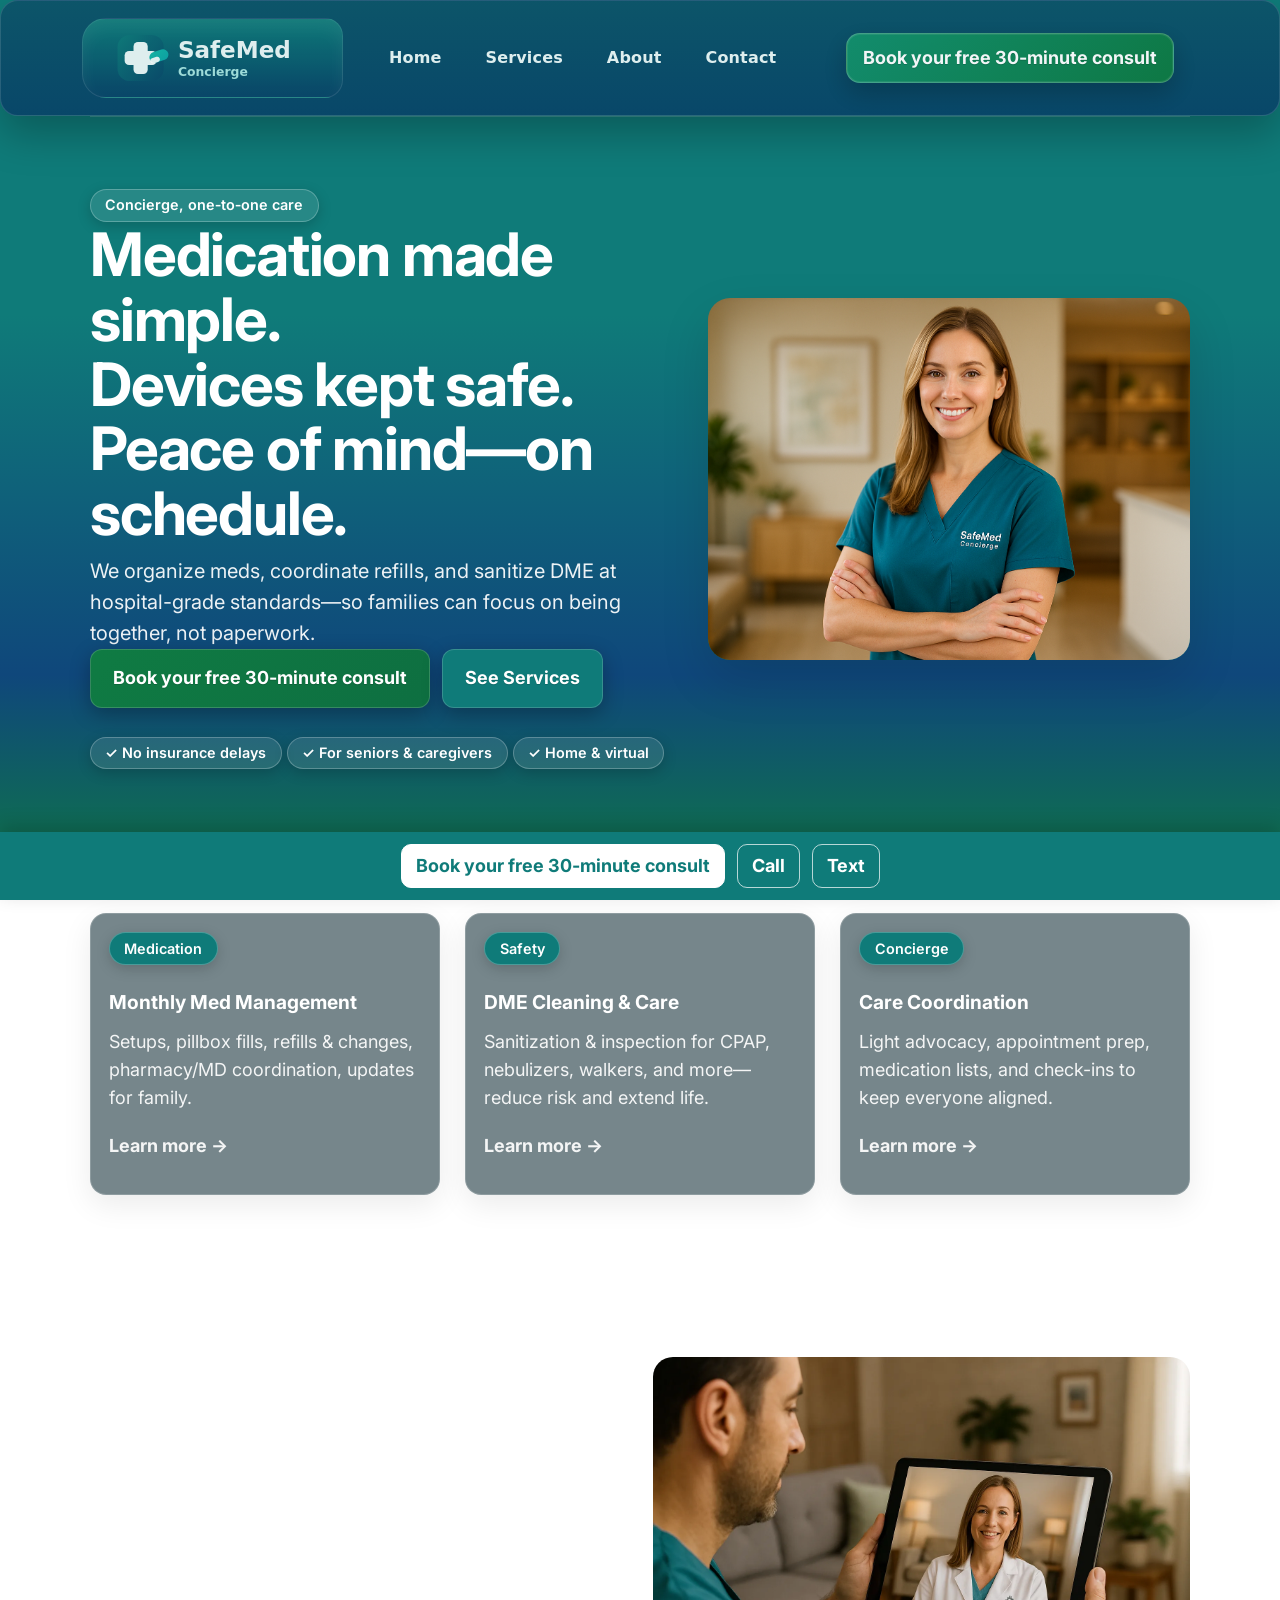
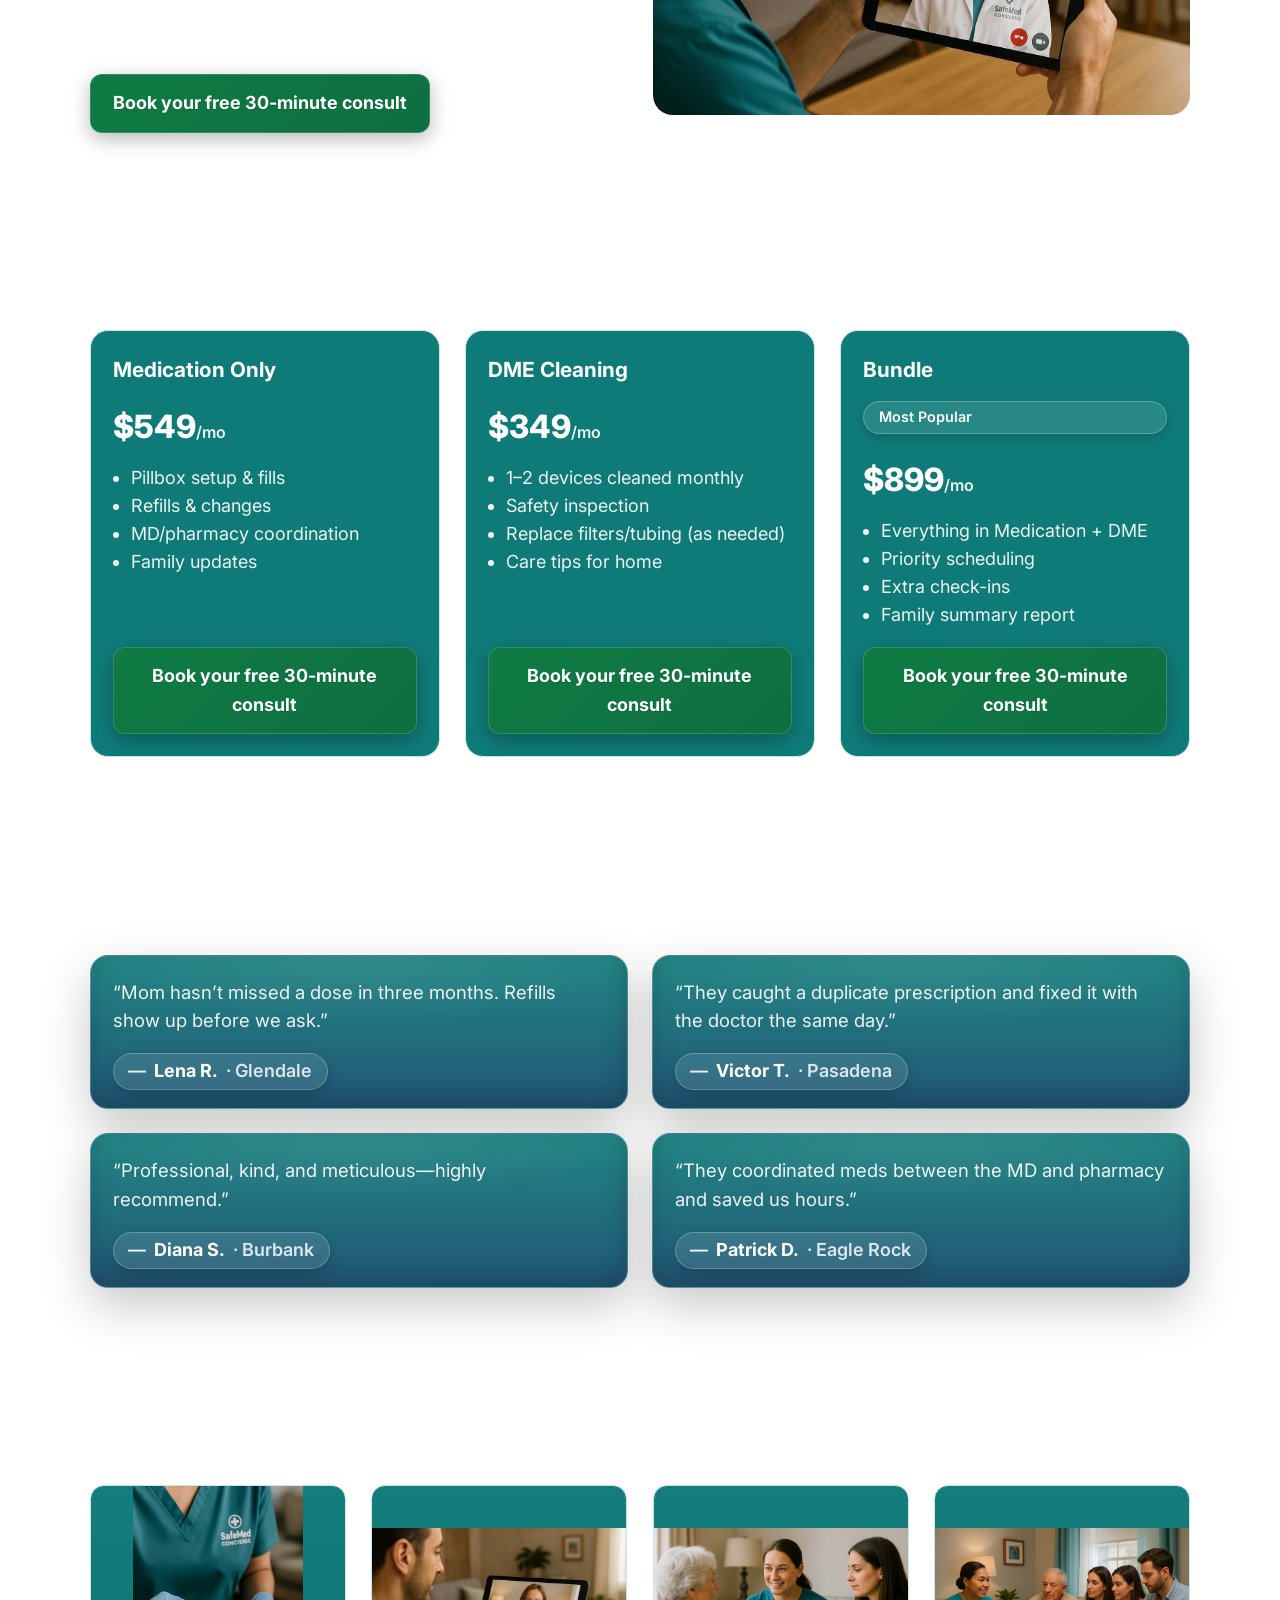
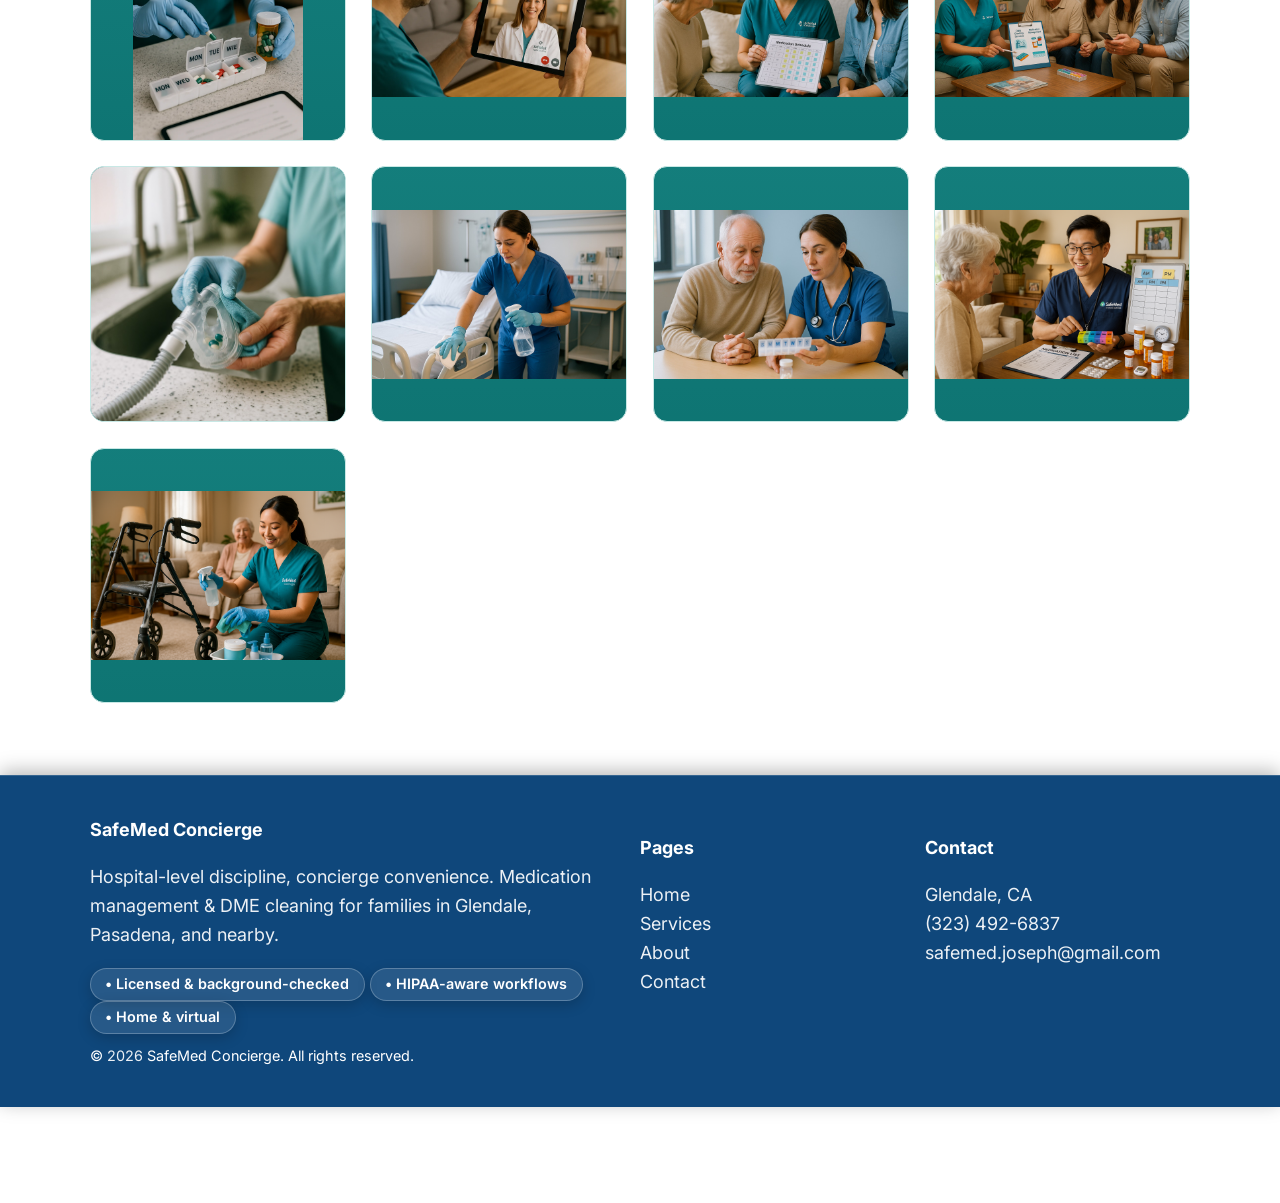
<file: index_proposed.html>
<!DOCTYPE html>
<html lang="en">
<body class="bg-teal-spotlight">
<head>
<title>Home • SafeMed Concierge</title>
<link href="[data-uri]" rel="icon" type="image/svg+xml"/>
<link href="[data-uri]" rel="apple-touch-icon"/>
<meta content="website" property="og:type"/>
<meta content="Home • SafeMed Concierge" property="og:title"/>
<meta content="Medication management &amp; DME cleaning that families trust. SafeMed Concierge serves Glendale, Pasadena, and nearby with hospital-level discipline and concierge convenience." property="og:description"/>
<meta content="assets/safemed-card-1200x630.png" property="og:image"/>
<meta content="1200" property="og:image:width"/>
<meta content="630" property="og:image:height"/>
<meta content="summary_large_image" name="twitter:card"/>
<meta content="Home • SafeMed Concierge" name="twitter:title"/>
<meta content="Medication management &amp; DME cleaning that families trust. SafeMed Concierge serves Glendale, Pasadena, and nearby with hospital-level discipline and concierge convenience." name="twitter:description"/>
<meta content="assets/safemed-card-1200x630.png" name="twitter:image"/>
<meta content="Medication management &amp; DME cleaning that families trust. SafeMed Concierge serves Glendale, Pasadena, and nearby with hospital-level discipline and concierge convenience." name="description"/>
<meta charset="utf-8">
<meta content="width=device-width, initial-scale=1" name="viewport">
<meta content="#0c7e80" name="theme-color"/>
<link crossorigin="" href="https://fonts.gstatic.com" rel="preconnect"/>
<link as="style" href="https://fonts.googleapis.com/css2?family=Inter:wght@400;600;800&amp;display=swap" rel="preload"/>
<link href="https://fonts.googleapis.com/css2?family=Inter:wght@400;600;800&amp;display=swap" rel="stylesheet"/>
<link href="styles.css" rel="stylesheet"/>


</meta></meta><link rel="stylesheet" href="safemed-theme-ART.css?v=20250924">
  <link rel="stylesheet" href="safemed-user-tweaks.css">
<!-- Google tag (gtag.js) -->
<script async src="https://www.googletagmanager.com/gtag/js?id=G-FXK9SQSBC2"></script>
<script>
  window.dataLayer = window.dataLayer || [];
  function gtag(){dataLayer.push(arguments);}
  gtag('js', new Date());
  gtag('config', 'G-FXK9SQSBC2');
</script>
</head>
<body>
<body class="bg-teal-spotlight">
  <header class="container header-elevated">
  <div class="nav">
    <a class="brand" href="index.html" aria-label="SafeMed home">
      <img src="assets/safemed-logo-final.svg" alt="SafeMed Concierge" style="height:56px;vertical-align:middle">
    </a>

    <nav id="site-nav" class="links" role="navigation">
      <a href="index.html">Home</a>
      <a href="services.html">Services</a>
      <a href="about.html">About</a>
      <a href="contact.html">Contact</a>
    </nav>

    <!-- Right-side controls (desktop+mobile) -->
    <button class="btn cta menu-btn nav-toggle" aria-label="Open menu" aria-controls="site-nav" aria-expanded="false">
      Menu
    </button>
    <a class="btn cta" href="contact.html#book">Book your free 30-minute consult</a>
  </div>
</header>
<section class="hero section">
<div class="container hero-inner">
<div>
<span class="badge">Concierge, one‑to‑one care</span>
<h1>Medication made simple. <br/>Devices kept safe. <br/>Peace of mind—on schedule.</h1>
<p class="lead">We organize meds, coordinate refills, and sanitize DME at hospital-grade standards—so families can focus on being together, not paperwork.</p>
<div class="hero-cta">
<a class="btn" href="contact.html#book">Book your free 30-minute consult</a>
<a class="btn secondary" href="services.html">See Services</a>
</div>
<br>
<div class="pills">
<span class="badge">✓ No insurance delays</span>
<span class="badge">✓ For seniors &amp; caregivers</span>
<span class="badge">✓ Home &amp; virtual</span>
</div>
</div>
<div class="hero-figure">
<img alt="SAFEMEDHERO" src="assets/SAFEMEDHERO.png">
</img></div>
</div>
</section>
<section class="section">
<div class="container">
<div class="grid cards">
<article class="card">
<span class="badge">Medication</span>
<h3>Monthly Med Management</h3>
<p>Setups, pillbox fills, refills &amp; changes, pharmacy/MD coordination, updates for family.</p>
<a class="more" href="services.html#meds">Learn more →</a>
</article>
<article class="card">
<span class="badge">Safety</span>
<h3>DME Cleaning &amp; Care</h3>
<p>Sanitization &amp; inspection for CPAP, nebulizers, walkers, and more—reduce risk and extend life.</p>
<a class="more" href="services.html#dme">Learn more →</a>
</article>
<article class="card">
<span class="badge">Concierge</span>
<h3>Care Coordination</h3>
<p>Light advocacy, appointment prep, medication lists, and check-ins to keep everyone aligned.</p>
<a class="more" href="services.html#coord">Learn more →</a>
</article>
</div>
</div>
</section>
<section class="section">
<div class="container grid split">
<div>
<h2>Families switch to SafeMed for discipline <span style="color:var(--accent)">without</span> the delays.</h2>
<p>Hospital-level workflows with concierge flexibility. We translate doctor’s orders into an easy home routine and keep your devices clean and safe.</p>
<ul>
<li><strong>Reliable:</strong> consistent visits, clear notes, and on-time refills.</li>
<li><strong>Readable:</strong> large-type labels and color coding for seniors.</li>
<li><strong>Secure:</strong> privacy-minded, background-checked, and insured.</li>
</ul>
<a class="btn" href="contact.html#book">Book your free 30-minute consult</a>
</div>
<div class="visual">
<img alt="Clean and safe DME equipment" src="assets/about-2.webp"/>
</div>
</div>
</section>
<section class="section">
<div class="container">
<h2>Transparent Pricing</h2>
<div class="grid pricing">
<div class="price">
<h3>Medication Only</h3>
<div class="num">$549<span style="font-size:1rem;font-weight:600">/mo</span></div>
<ul>
<li>Pillbox setup &amp; fills</li>
<li>Refills &amp; changes</li>
<li>MD/pharmacy coordination</li>
<li>Family updates</li>
</ul>
<a class="btn" href="contact.html#book">Book your free 30-minute consult</a>
</div>
<div class="price">
<h3>DME Cleaning</h3>
<div class="num">$349<span style="font-size:1rem;font-weight:600">/mo</span></div>
<ul>
<li>1–2 devices cleaned monthly</li>
<li>Safety inspection</li>
<li>Replace filters/tubing (as needed)</li>
<li>Care tips for home</li>
</ul>
<a class="btn" href="contact.html#book">Book your free 30-minute consult</a>
</div>
<div class="price">
<h3>Bundle</h3>
<p class="badge" style="display:inline-block;margin-top:6px;">Most Popular</p>
<div class="num">$899<span style="font-size:1rem;font-weight:600">/mo</span></div>
<ul>
<li>Everything in Medication + DME</li>
<li>Priority scheduling</li>
<li>Extra check-ins</li>
<li>Family summary report</li>
</ul>
<a class="btn" href="contact.html#book">Book your free 30-minute consult</a>
</div>
</div>
</div>
</section>

<section class="section testimonials">
  <div class="container">
    <h2>What families say</h2>
    <div class="t-grid">
      <article class="t-card">
        <p class="t-quote">“Mom hasn’t missed a dose in three months. Refills show up before we ask.”</p>
        <div class="t-author"><span class="chip">— <strong>Lena R.</strong> <span class="place">· Glendale</span></span></div>
      </article>
      <article class="t-card">
        <p class="t-quote">“They caught a duplicate prescription and fixed it with the doctor the same day.”</p>
        <div class="t-author"><span class="chip">— <strong>Victor T.</strong> <span class="place">· Pasadena</span></span></div>
      </article>
      <article class="t-card">
        <p class="t-quote">“Professional, kind, and meticulous—highly recommend.”</p>
        <div class="t-author"><span class="chip">— <strong>Diana S.</strong> <span class="place">· Burbank</span></span></div>
      </article>
      <article class="t-card">
        <p class="t-quote">“They coordinated meds between the MD and pharmacy and saved us hours.”</p>
        <div class="t-author"><span class="chip">— <strong>Patrick D.</strong> <span class="place">· Eagle Rock</span></span></div>
      </article>
    </div>
  </div>
</section>

<section class="section">
<div class="container">
<h2>Gallery</h2>
<div class="grid gallery">
<a href="assets/about-1.webp"><img alt="SafeMed service photo" src="assets/about-1.webp"/></a>
<a href="assets/about-2.webp"><img alt="SafeMed service photo" src="assets/about-2.webp"/></a>
<a href="assets/gallery-01-family-education.jpg"><img alt="Explaining medication plan to family" src="assets/gallery-01-family-education.jpg"/></a>
<a href="assets/gallery-04-family-consult.jpg"><img alt="Family consult discussing SafeMed services" src="assets/gallery-04-family-consult.jpg"/></a>
<a href="assets/gallery-03-cpap-cleaning-sink.jpg"><img alt="Cleaning a CPAP mask at the sink" src="assets/gallery-03-cpap-cleaning-sink.jpg"/></a>
<a href="assets/gallery-04-hospital-bed-cleaning-wide.jpg"><img alt="Disinfecting a hospital bed rail" src="assets/gallery-04-hospital-bed-cleaning-wide.jpg"/></a>
<a href="assets/gallery-05-patient-interaction-pillbox.jpg"><img alt="Reviewing pill organizer with a patient" src="assets/gallery-05-patient-interaction-pillbox.jpg"/></a>
<a href="assets/HELPINGTHEPATIENT.png"><img alt="Weekly pillbox setup and medication management" src="assets/HELPINGTHEPATIENT.png"/></a>
<a href="assets/DMECLEANING.png"><img alt="DME CLEANING DONE RIGHT" src="assets/DMECLEANING.png"/></a>  
</div>
</div>
</section>
<footer class="footer">
<div class="container cols">
<div>
<strong>SafeMed Concierge</strong>
<p>Hospital-level discipline, concierge convenience. Medication management &amp; DME cleaning for families in Glendale, Pasadena, and nearby.</p>
<div class="pills">
<span class="badge">• Licensed &amp; background-checked</span>
<span class="badge">• HIPAA-aware workflows</span>
<span class="badge">• Home &amp; virtual</span>
</div>
</div>
<div>
<p><strong>Pages</strong></p>
<p><a href="index.html">Home</a><br/><a href="services.html">Services</a><br/><a href="about.html">About</a><br/><a href="contact.html#book">Contact</a></p>
</div>
<div>
<p><strong>Contact</strong></p>
<p><span data-contact-city="true">Glendale, CA</span><br/>
<a href="tel:+13234926837">(323) 492-6837</a><br/>
<a href="mailto:safemed.joseph@gmail.com">safemed.joseph@gmail.com</a></p>
</div>
</div>
<div class="container" style="margin-top:10px;font-size:.9rem;">© <span id="year"></span> SafeMed Concierge. All rights reserved.</div>

<div class="sticky-cta" role="region" aria-label="Quick actions">
  <a class="primary" href="contact.html#book" aria-label="Book your free 30-minute consult" data-ga="consult_click">Book your free 30-minute consult</a>
  <a href="tel:+13234926837" aria-label="Call SafeMed Concierge" data-ga="call_click">Call</a>
  <a href="sms:+13234926837" aria-label="Text SafeMed Concierge" data-ga="sms_click">Text</a>
</div>
<script>
document.addEventListener('DOMContentLoaded', function(){
  try { document.body.classList.add('has-sticky-padding'); } catch(e){}
});
</script>
</footer>

<script>document.getElementById('year').textContent = new Date().getFullYear();</script>
<script src="[data-uri]"></script>
<script src="script.js?v=3"></script>

<script>
(function(){
  var GA_ID = 'G-FXK9SQSBC2';
  function fire(name, label){
    try {
      if (window.gtag) {
        window.gtag('event', name, {"event_label": label, "send_to": GA_ID, "transport_type": "beacon"});
      } else if (window.dataLayer) {
        window.dataLayer.push({event: name, label: label});
      }
    } catch(e) {}
  }
  function bindOne(el, ev, name){
    el.addEventListener(ev, function(evt){
      var label = (el.getAttribute('href')||'') || (el.textContent||'').trim();
      fire(name, label);
    }, {passive:true});
  }
  function bind(){
    // data-ga elements
    document.querySelectorAll('[data-ga]').forEach(function(el){
      var name = el.getAttribute('data-ga') || 'click';
      ['pointerdown','click'].forEach(function(ev){ bindOne(el, ev, name); });
    });
    // tel:
    document.querySelectorAll('a[href^="tel:"]').forEach(function(el){
      ['pointerdown','click'].forEach(function(ev){ bindOne(el, ev, 'call_click'); });
    });
    // sms:
    document.querySelectorAll('a[href^="sms:"],a[href^="smsto:"]').forEach(function(el){
      ['pointerdown','click'].forEach(function(ev){ bindOne(el, ev, 'sms_click'); });
    });
    // calendly link opens
    document.querySelectorAll('a[href*="calendly.com"]').forEach(function(el){
      ['pointerdown','click'].forEach(function(ev){ bindOne(el, ev, 'calendly_open'); });
    });
    // calendly inline loaded
    var cal = document.querySelector('.calendly-inline-widget iframe');
    if (cal) {
      cal.addEventListener('load', function(){ fire('calendly_loaded', 'inline'); }, {once:true});
    }
  }
  if (document.readyState === 'loading') {
    document.addEventListener('DOMContentLoaded', bind);
  } else {
    bind();
  }
})();
</script>

</body>
</html>
</file>
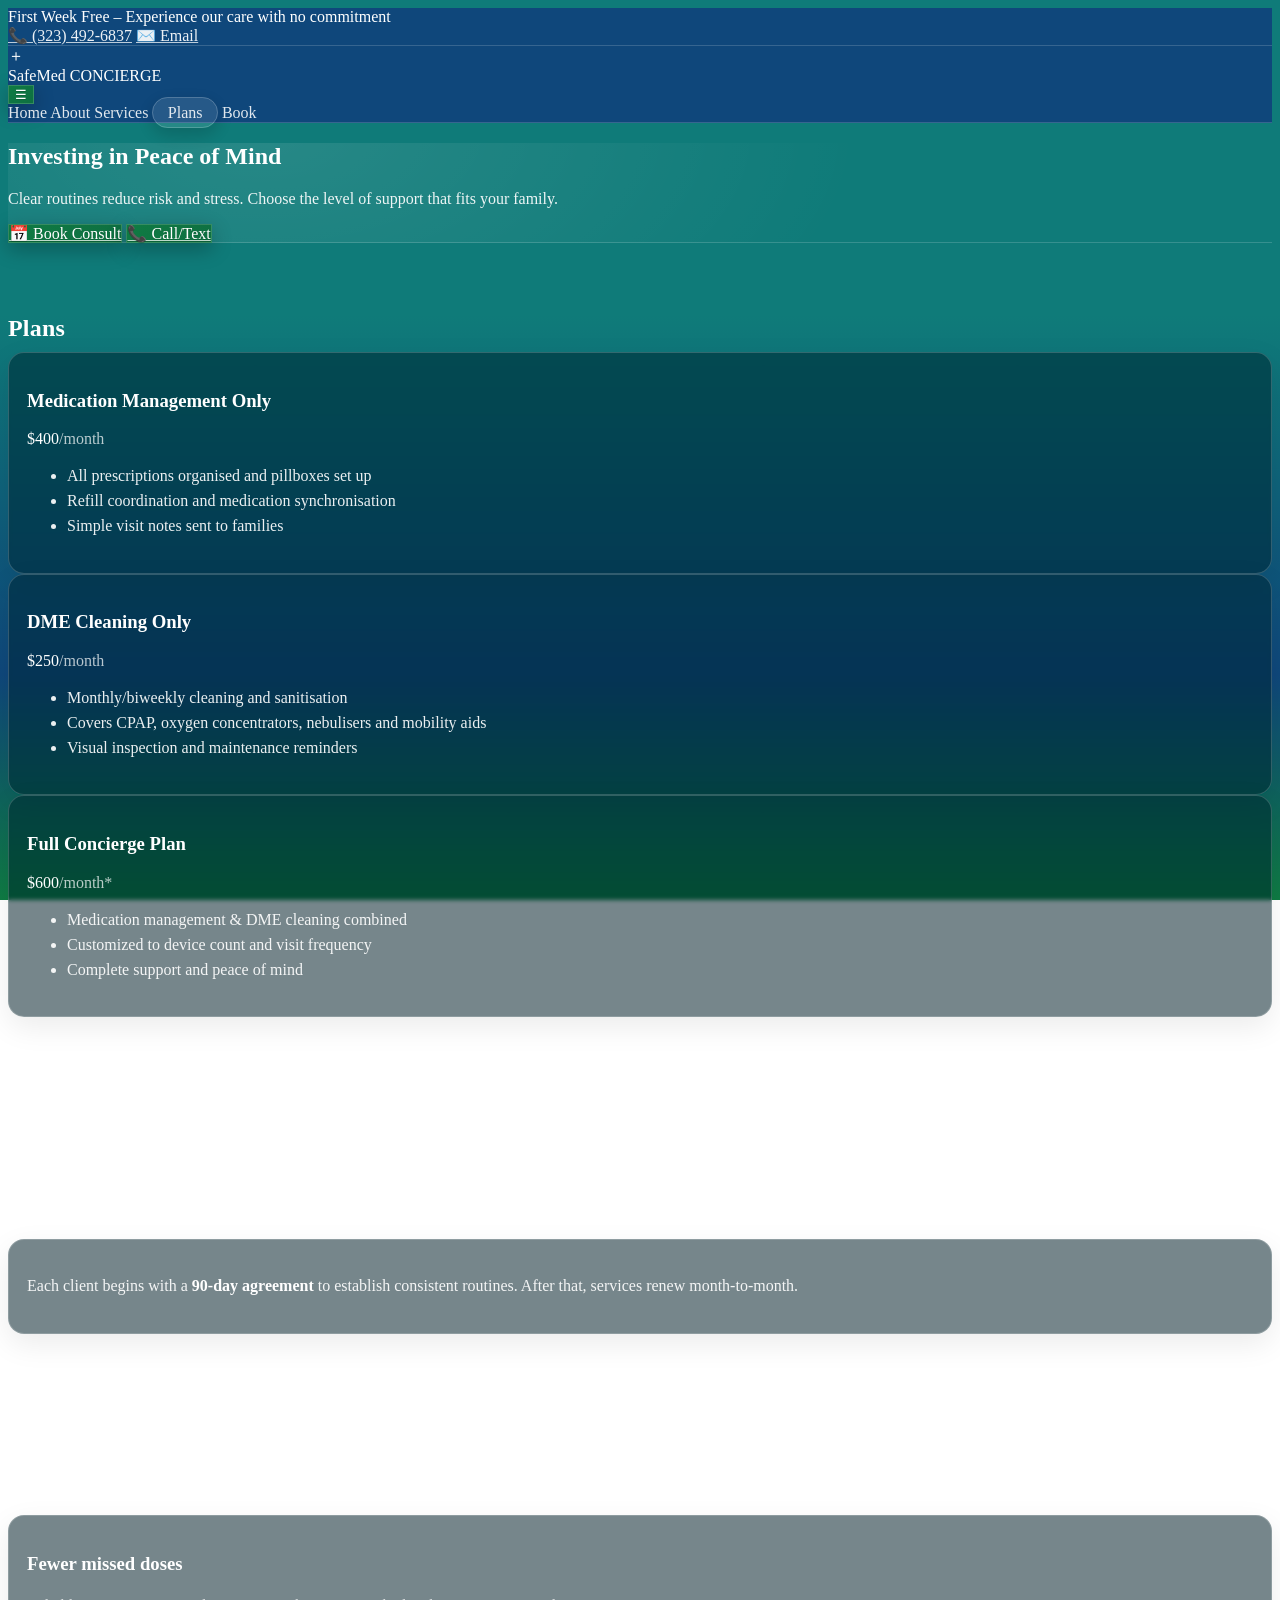
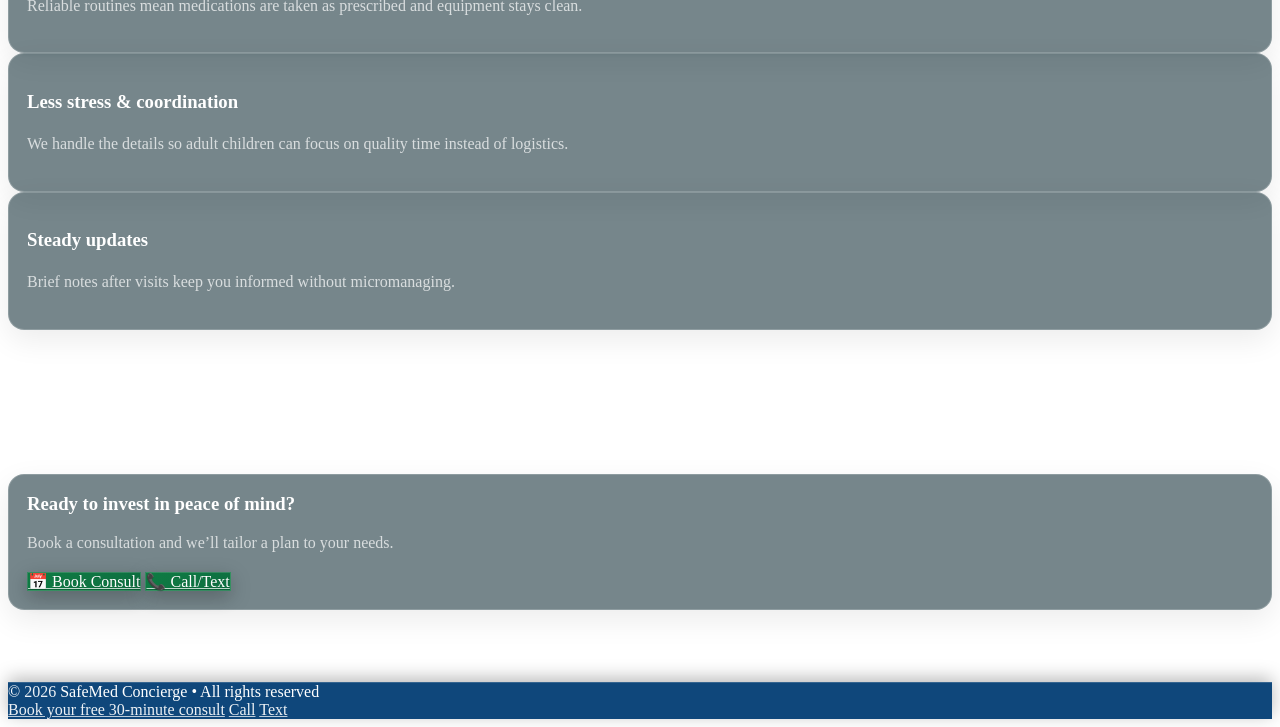
<file: pricing.html>
<!DOCTYPE html>

<html lang="en">
<head>
<meta charset="utf-8"/>
<meta content="width=device-width, initial-scale=1" name="viewport"/>
<title>Plans &amp; Pricing • SafeMed Concierge</title>
<meta content="Discover transparent pricing for SafeMed’s medication management and DME cleaning services. Our plans start at $250/month with a 90‑day commitment." name="description">
<!-- Google Fonts -->
<link crossorigin="" href="https://fonts.gstatic.com" rel="preconnect"/>
<link href="https://fonts.googleapis.com/css2?family=Inter:wght@400;600;800&amp;display=swap" rel="stylesheet"/>
<!-- Calendly widget styles -->
<link href="https://assets.calendly.com/assets/external/widget.css" rel="stylesheet"/>
<!-- Site styles -->
<link href="[data-uri]" rel="stylesheet"/>
<script async="" src="https://assets.calendly.com/assets/external/widget.js"></script>
<link href="[data-uri]" rel="stylesheet"/>
<link href="[data-uri]" rel="stylesheet"/>
</meta><link rel="stylesheet" href="safemed-theme-ART.css?v=20250924">
  <link rel="stylesheet" href="safemed-user-tweaks.css">
<!-- Google tag (gtag.js) -->
<script async src="https://www.googletagmanager.com/gtag/js?id=G-FXK9SQSBC2"></script>
<script>
  window.dataLayer = window.dataLayer || [];
  function gtag(){dataLayer.push(arguments);}
  gtag('js', new Date());
  gtag('config', 'G-FXK9SQSBC2');
</script>
</head>
<body>
<!-- Top bar -->
<div class="topbar">
<div class="promo">First Week Free – Experience our care with no commitment</div>
<div class="contacts">
<a href="tel:+13234926837">📞 (323) 492‑6837</a>
<a href="mailto:safemed.joseph@gmail.com">✉️ Email</a>
</div>
</div>
<!-- Header -->
<header>
<div class="hwrap">
<div class="brand">
<div class="logo">＋</div>
          SafeMed CONCIERGE
        </div>
<button aria-label="Open menu" class="nav-toggle" id="menu-toggle">☰</button>
<nav aria-label="Primary" id="primary-nav">
<a href="index.html">Home</a>
<a href="about.html">About</a>
<a href="services.html">Services</a>
<a class="active" href="pricing.html">Plans</a>
<a href="javascript:void(0)" onclick="openCalendly()">Book</a>
</nav>
</div>
</header>
<!-- Hero / introduction -->
<section class="hero" style="background:linear-gradient(160deg, var(--teal) 0%, #14a3a6 100%);">
<div class="container">
<div class="hero-text" style="max-width:600px;">
<h1>Investing in Peace of Mind</h1>
<p class="lead">Clear routines reduce risk and stress. Choose the level of support that fits your family.</p>
<div class="hero-cta">
<a class="btn primary" href="javascript:void(0)" onclick="openCalendly()">📅 Book Consult</a>
<a class="btn secondary" href="tel:+13234926837">📞 Call/Text</a>
</div>
</div>
</div>
</section>
<main>
<!-- Plans -->
<section class="section">
<h2>Plans</h2>
<div class="cards" style="grid-template-columns: repeat(auto-fit, minmax(240px, 1fr));">
<article class="card">
<h3>Medication Management Only</h3>
<div class="price">$400<span class="muted">/month</span></div>
<ul class="bullets">
<li>All prescriptions organised and pillboxes set up</li>
<li>Refill coordination and medication synchronisation</li>
<li>Simple visit notes sent to families</li>
</ul>
</article>
<article class="card">
<h3>DME Cleaning Only</h3>
<div class="price">$250<span class="muted">/month</span></div>
<ul class="bullets">
<li>Monthly/biweekly cleaning and sanitisation</li>
<li>Covers CPAP, oxygen concentrators, nebulisers and mobility aids</li>
<li>Visual inspection and maintenance reminders</li>
</ul>
</article>
<article class="card">
<h3>Full Concierge Plan</h3>
<div class="price">$600<span class="muted">/month*</span></div>
<ul class="bullets">
<li>Medication management &amp; DME cleaning combined</li>
<li>Customized to device count and visit frequency</li>
<li>Complete support and peace of mind</li>
</ul>
</article>
</div>
<p class="muted" style="text-align:center;margin-top:8px;font-size:13px;">*Plan pricing varies based on device count and frequency.</p>
</section>
<!-- Commitment -->
<section class="section" id="commitment">
<h2>Commitment</h2>
<div class="cards" style="grid-template-columns: 1fr;">
<article class="card" style="display:flex;flex-direction:column;gap:12px;">
<p>Each client begins with a <strong>90‑day agreement</strong> to establish consistent routines. After that, services renew month‑to‑month.</p>
</article>
</div>
</section>
<!-- Why value -->
<section class="section" id="value">
<h2>Why Families See Value</h2>
<div class="cards" style="grid-template-columns: repeat(auto-fit, minmax(240px, 1fr));">
<article class="card">
<h3>Fewer missed doses</h3>
<p class="muted">Reliable routines mean medications are taken as prescribed and equipment stays clean.</p>
</article>
<article class="card">
<h3>Less stress &amp; coordination</h3>
<p class="muted">We handle the details so adult children can focus on quality time instead of logistics.</p>
</article>
<article class="card">
<h3>Steady updates</h3>
<p class="muted">Brief notes after visits keep you informed without micromanaging.</p>
</article>
</div>
</section>
<!-- Call to action -->
<section class="section" id="cta-pricing">
<div class="cards" style="grid-template-columns: 1fr;">
<article class="card" style="display:flex;flex-direction:column;gap:16px;align-items:start;">
<h3 style="margin:0;color:var(--teal-dark);">Ready to invest in peace of mind?</h3>
<p class="muted" style="margin:0;">Book a consultation and we’ll tailor a plan to your needs.</p>
<div class="hero-cta">
<a class="btn primary" href="javascript:void(0)" onclick="openCalendly()">📅 Book Consult</a>
<a class="btn secondary" href="tel:+13234926837">📞 Call/Text</a>
</div>
</article>
</div>
</section>
</main>
<footer>
      © <span id="y"></span> SafeMed Concierge • All rights reserved
    
<div class="sticky-cta" role="region" aria-label="Quick actions">
  <a class="primary" href="contact.html#book" aria-label="Book your free 30-minute consult" data-ga="consult_click">Book your free 30-minute consult</a>
  <a href="tel:+13234926837" aria-label="Call SafeMed Concierge" data-ga="call_click">Call</a>
  <a href="sms:+13234926837" aria-label="Text SafeMed Concierge" data-ga="sms_click">Text</a>
</div>
<script>
document.addEventListener('DOMContentLoaded', function(){
  try { document.body.classList.add('has-sticky-padding'); } catch(e){}
});
</script>
</footer>

<!-- Scripts -->
<script>
      document.getElementById('y').textContent = new Date().getFullYear();
      function calendlyUrl() {
        const u = new URL('https://calendly.com/safemed-joseph/30min');
        u.searchParams.set('embed_domain', location.hostname || 'localhost');
        return u.toString();
      }
      function openCalendly() {
        Calendly.initPopupWidget({ url: calendlyUrl() });
        return false;
      }
      (function() {
        const toggle = document.getElementById('menu-toggle');
        const nav = document.getElementById('primary-nav');
        if (toggle && nav) {
          toggle.addEventListener('click', function() {
            nav.classList.toggle('open');
          });
        }
      })();
    </script>

<script>
(function(){
  var GA_ID = 'G-FXK9SQSBC2';
  function fire(name, label){
    try {
      if (window.gtag) {
        window.gtag('event', name, {"event_label": label, "send_to": GA_ID, "transport_type": "beacon"});
      } else if (window.dataLayer) {
        window.dataLayer.push({event: name, label: label});
      }
    } catch(e) {}
  }
  function bindOne(el, ev, name){
    el.addEventListener(ev, function(evt){
      var label = (el.getAttribute('href')||'') || (el.textContent||'').trim();
      fire(name, label);
    }, {passive:true});
  }
  function bind(){
    // data-ga elements
    document.querySelectorAll('[data-ga]').forEach(function(el){
      var name = el.getAttribute('data-ga') || 'click';
      ['pointerdown','click'].forEach(function(ev){ bindOne(el, ev, name); });
    });
    // tel:
    document.querySelectorAll('a[href^="tel:"]').forEach(function(el){
      ['pointerdown','click'].forEach(function(ev){ bindOne(el, ev, 'call_click'); });
    });
    // sms:
    document.querySelectorAll('a[href^="sms:"],a[href^="smsto:"]').forEach(function(el){
      ['pointerdown','click'].forEach(function(ev){ bindOne(el, ev, 'sms_click'); });
    });
    // calendly link opens
    document.querySelectorAll('a[href*="calendly.com"]').forEach(function(el){
      ['pointerdown','click'].forEach(function(ev){ bindOne(el, ev, 'calendly_open'); });
    });
    // calendly inline loaded
    var cal = document.querySelector('.calendly-inline-widget iframe');
    if (cal) {
      cal.addEventListener('load', function(){ fire('calendly_loaded', 'inline'); }, {once:true});
    }
  }
  if (document.readyState === 'loading') {
    document.addEventListener('DOMContentLoaded', bind);
  } else {
    bind();
  }
})();
</script>

</body>
</html>
</file>
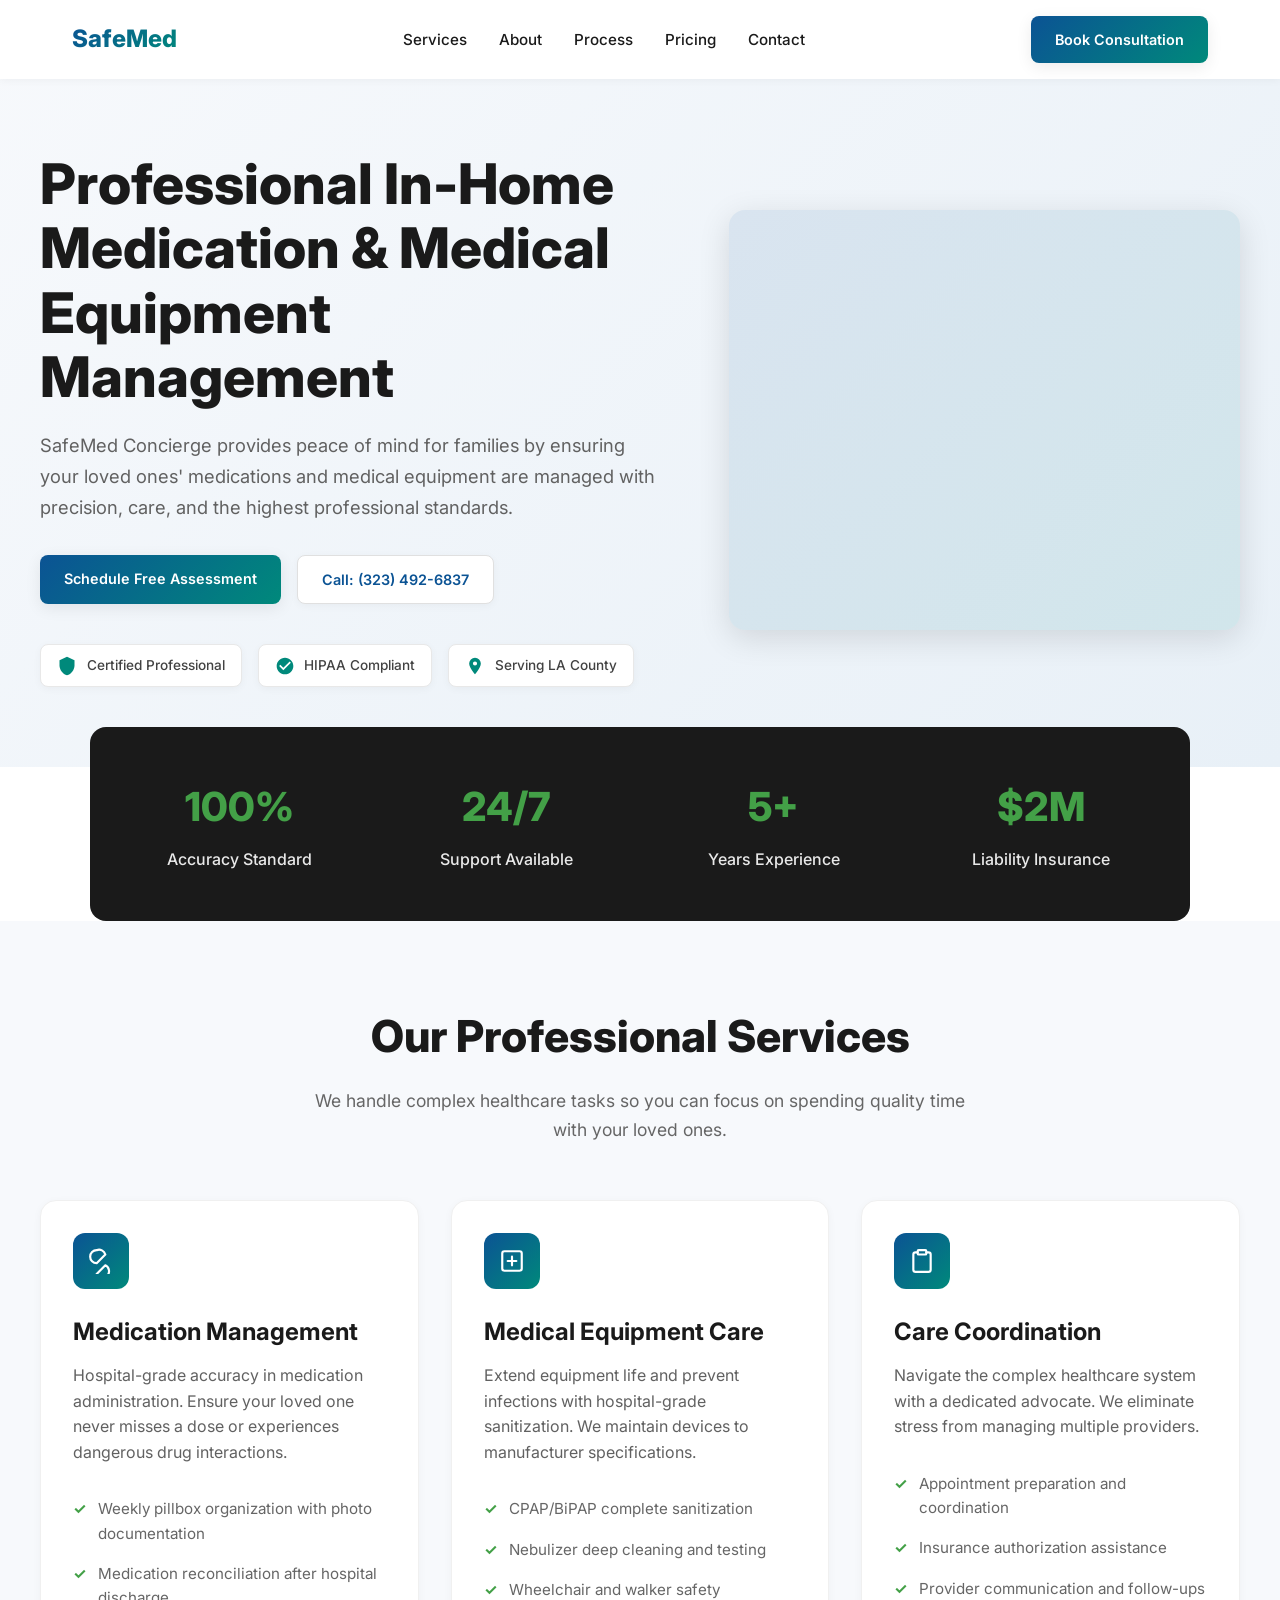
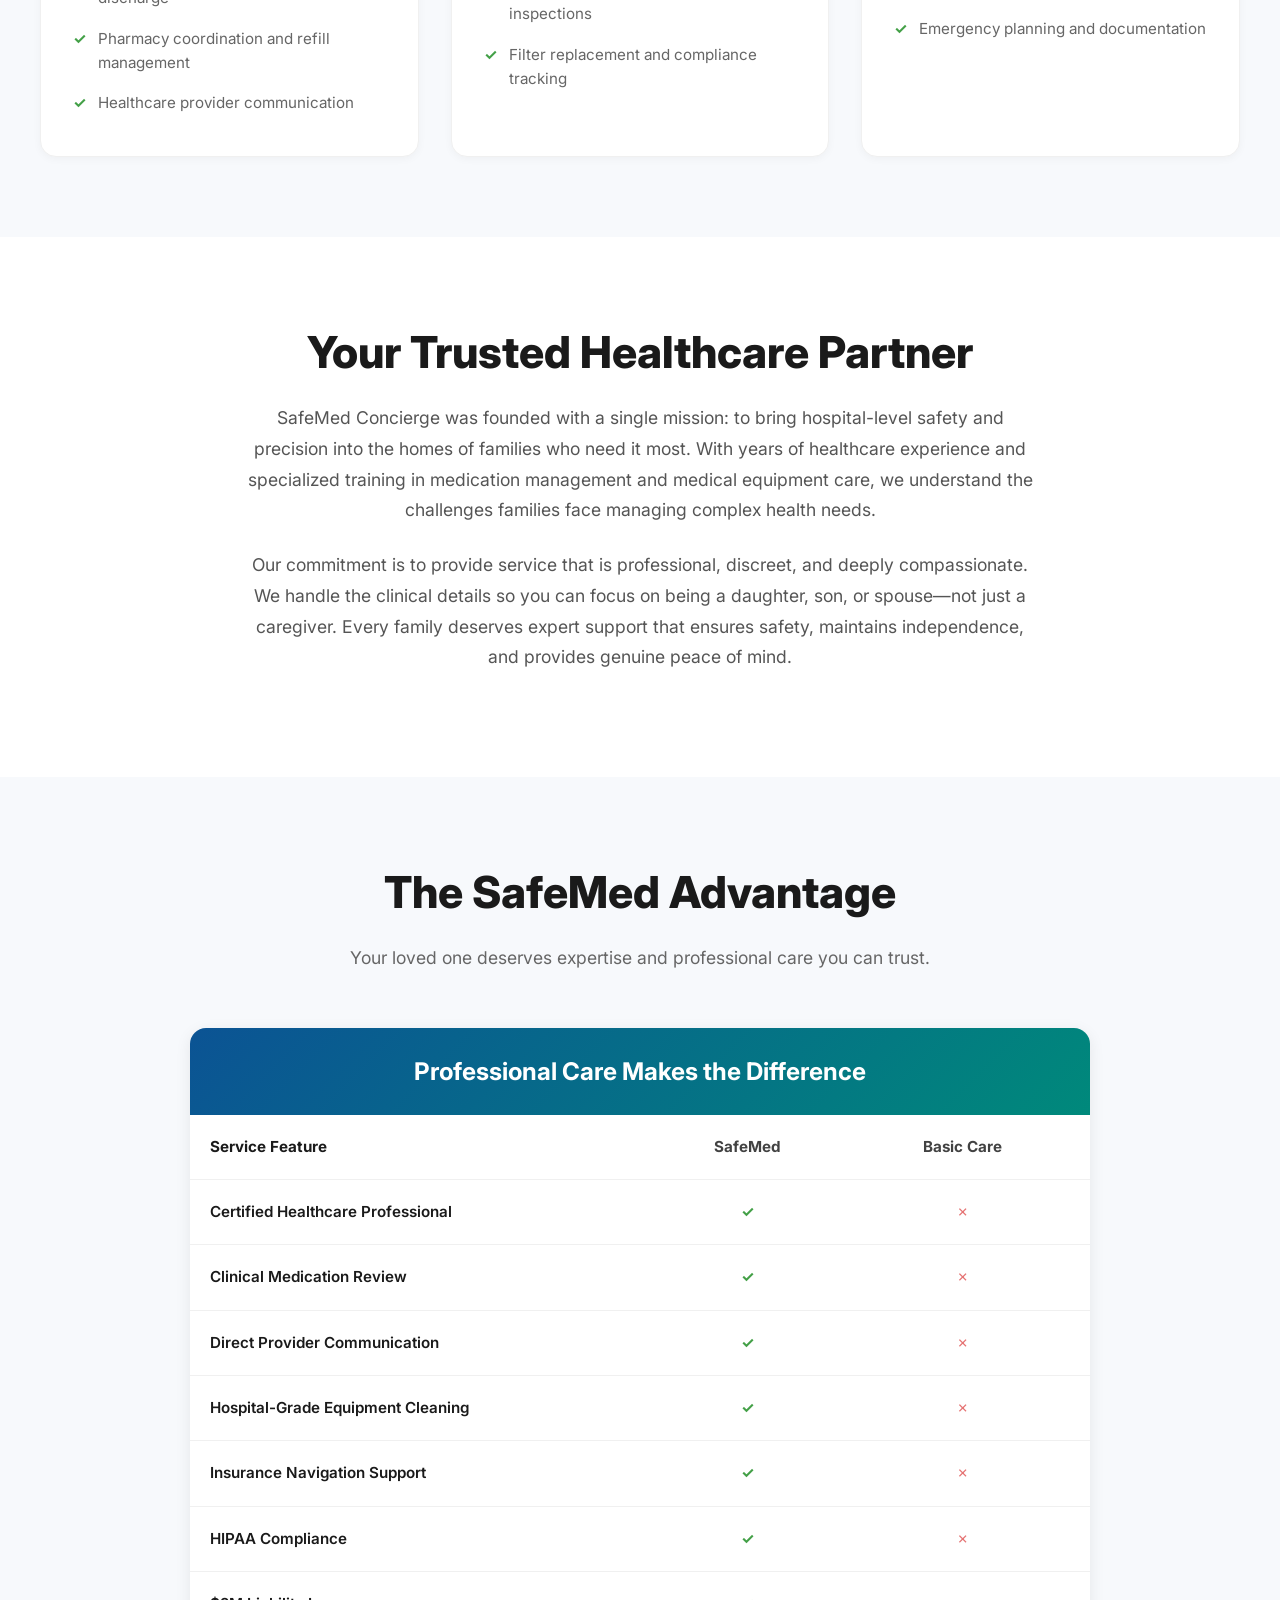
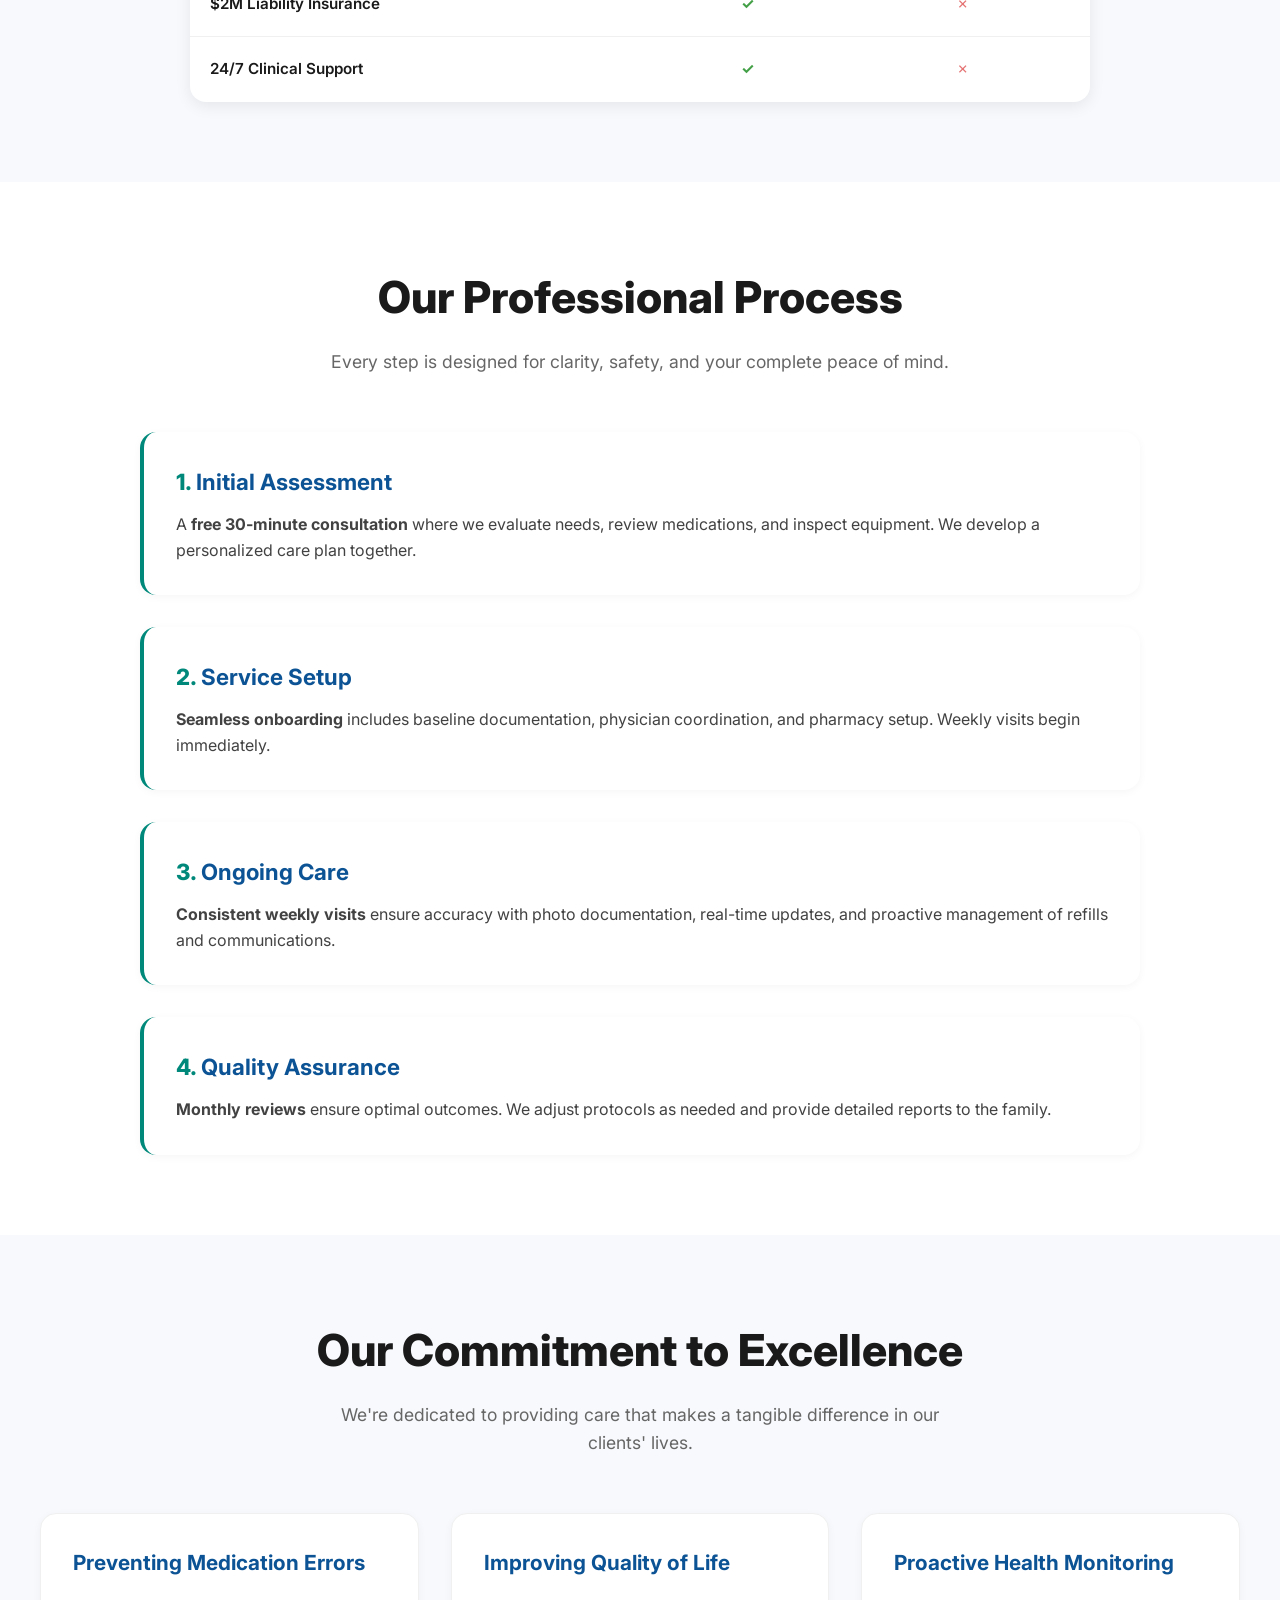
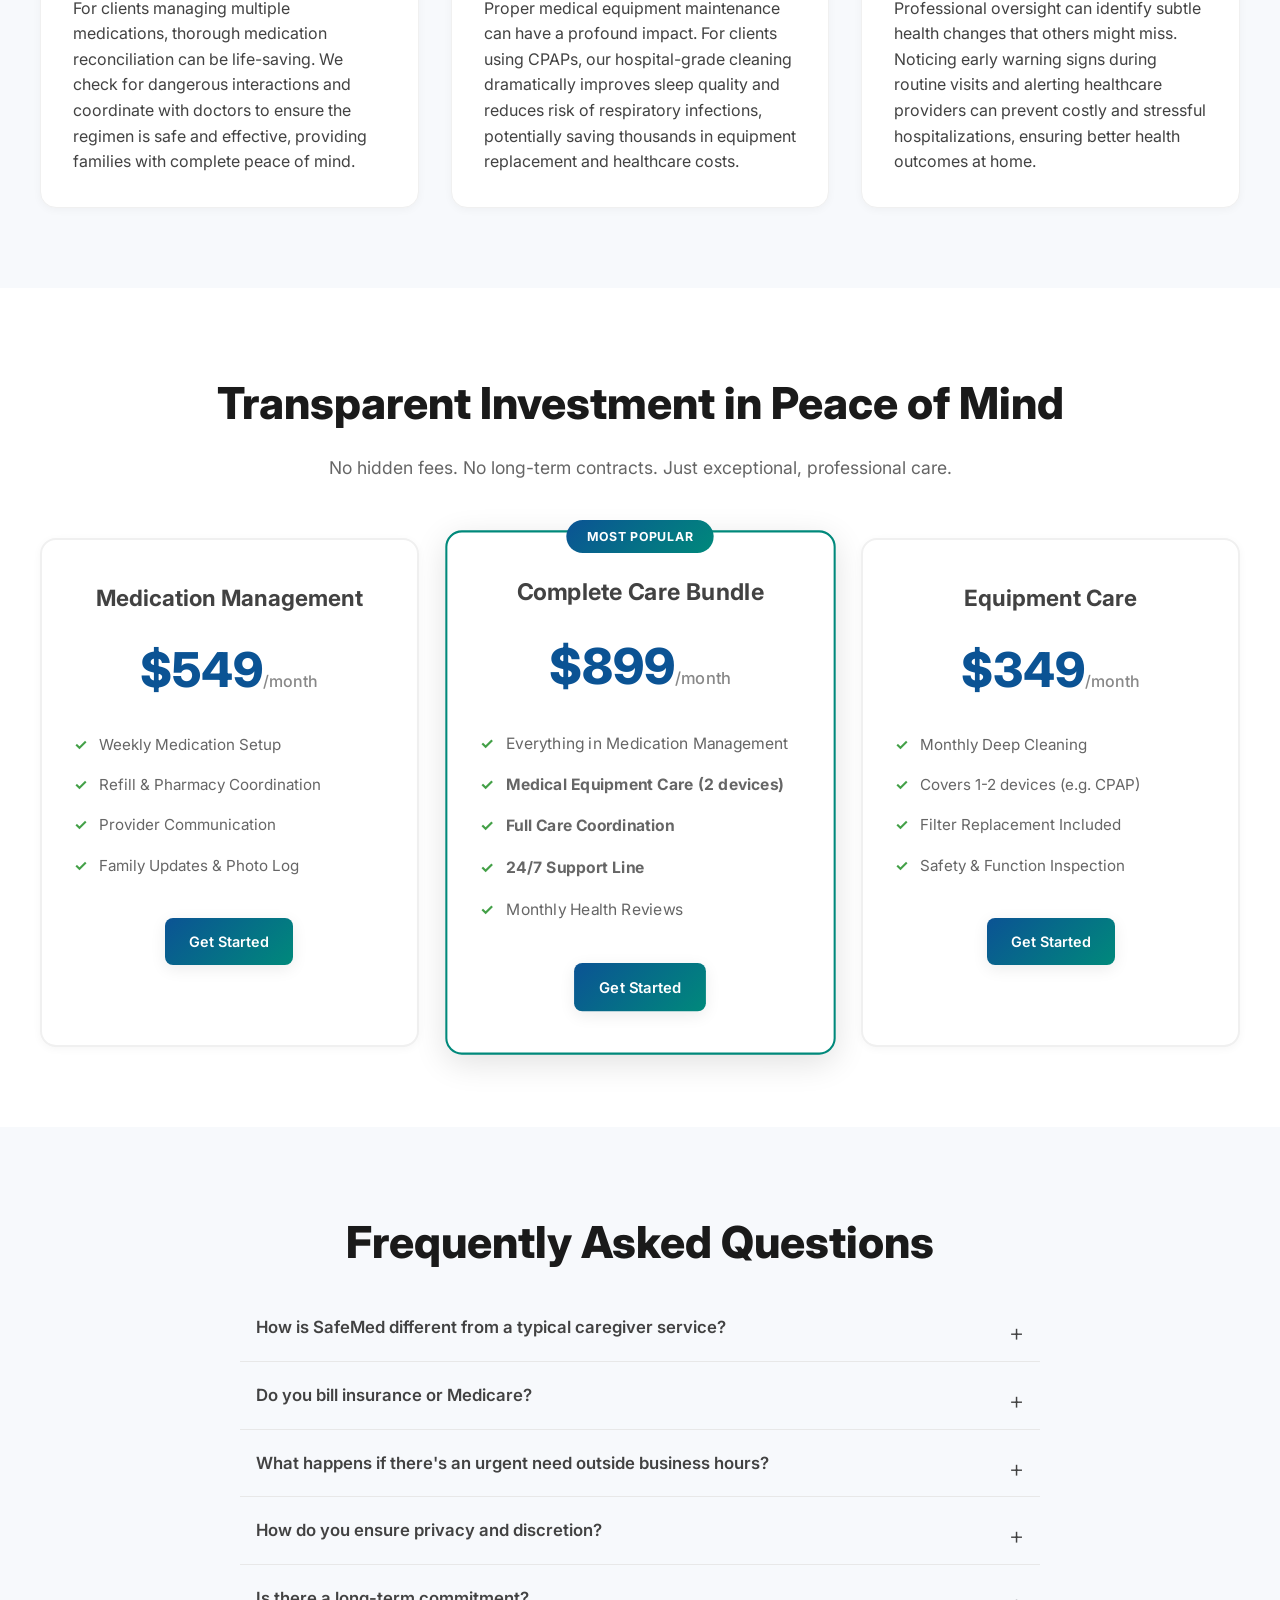
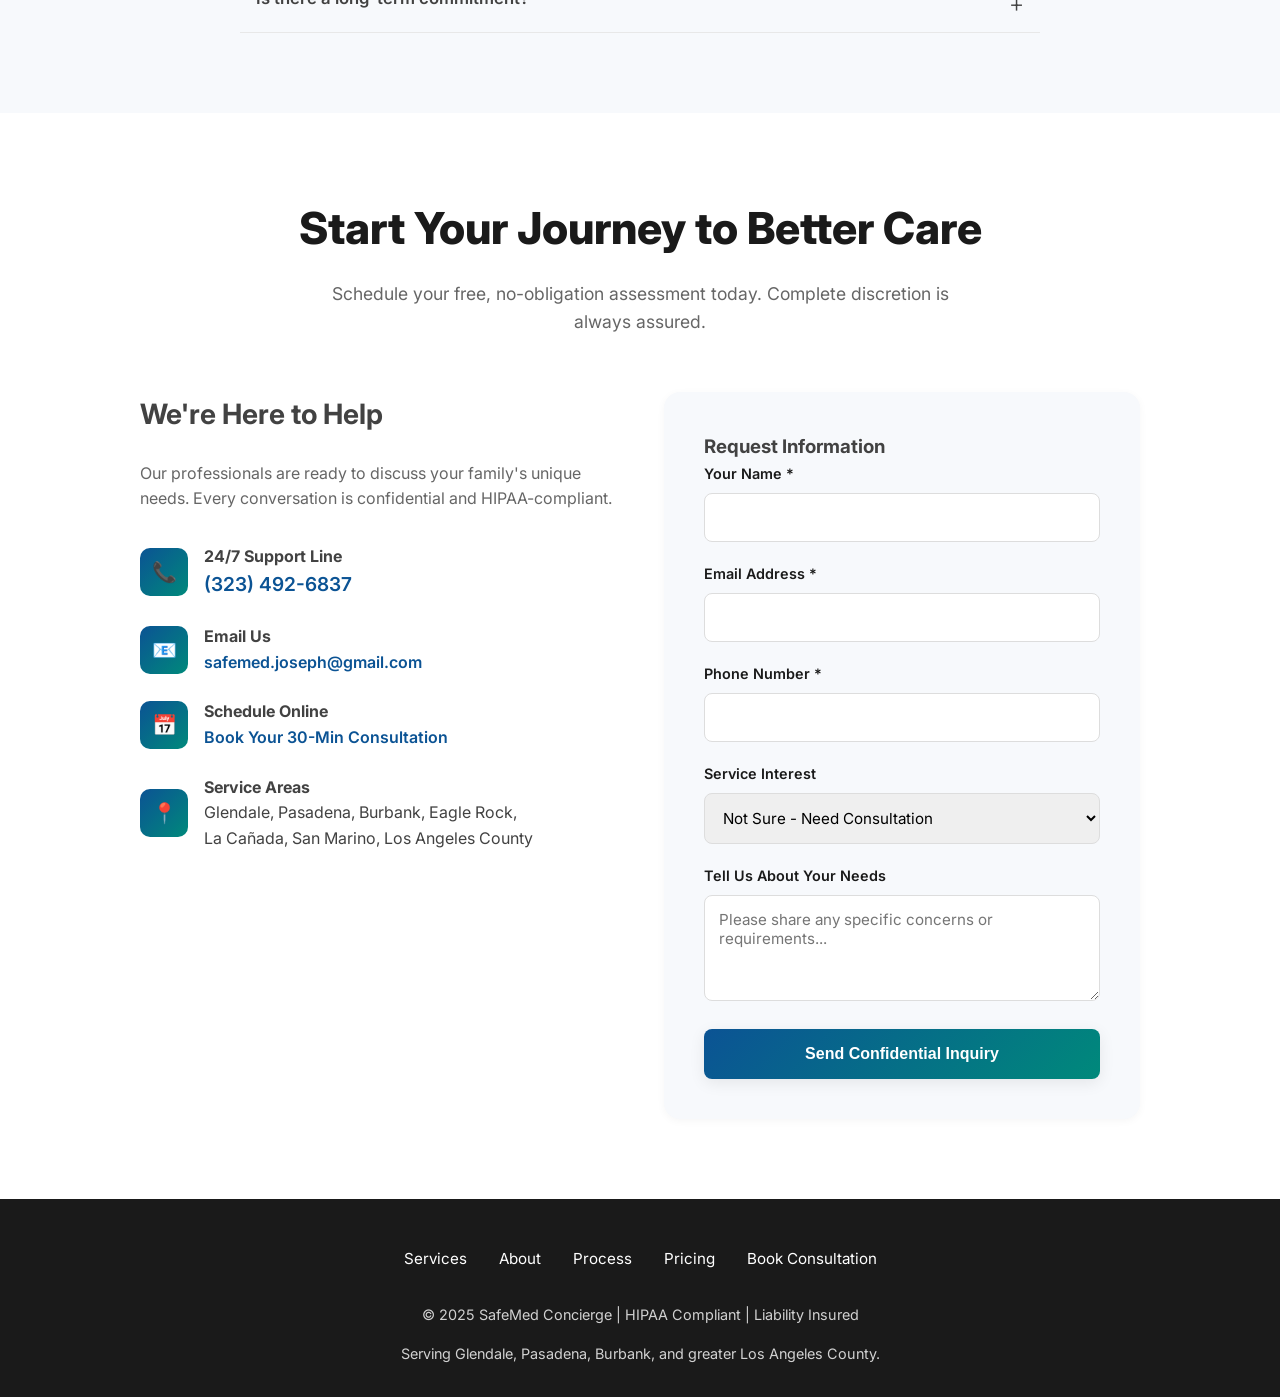
<file: safemed_optimized.html>
<!DOCTYPE html>
<html lang="en">
<head>
    <meta charset="UTF-8">
    <meta name="viewport" content="width=device-width, initial-scale=1.0">
    <title>SafeMed Concierge - Professional Medication Management & Medical Equipment Care in Los Angeles</title>
    <meta name="description" content="Professional medication management and medical equipment care services for families in Los Angeles. Expert pillbox organization, CPAP cleaning, and care coordination. Serving Glendale, Pasadena, Burbank.">
    <link rel="preconnect" href="https://fonts.googleapis.com">
    <link rel="preconnect" href="https://fonts.gstatic.com" crossorigin>
    <link href="https://fonts.googleapis.com/css2?family=Inter:wght@400;500;600;700;800&display=swap" rel="stylesheet">
    <style>
        :root {
            --primary: #0B5394;
            --secondary: #00897B;
            --accent: #43A047;
            --dark: #1A1A1A;
            --light: #F7F9FC;
            --white: #FFFFFF;
            --gradient: linear-gradient(135deg, #0B5394 0%, #00897B 100%);
            --shadow-sm: 0 2px 8px rgba(0,0,0,0.04);
            --shadow-md: 0 4px 16px rgba(0,0,0,0.08);
            --shadow-lg: 0 8px 32px rgba(0,0,0,0.12);
            --nav-height: 72px;
        }

        *, *::before, *::after { margin: 0; padding: 0; box-sizing: border-box; }
        
        html { scroll-behavior: smooth; -webkit-font-smoothing: antialiased; -moz-osx-font-smoothing: grayscale; }
        
        body { font-family: 'Inter', sans-serif; line-height: 1.6; color: #424242; background: var(--white); overflow-x: hidden; }

        section[id] { scroll-margin-top: var(--nav-height); }

        ::selection { background: var(--secondary); color: white; }

        /* Navigation */
        nav { position: fixed; width: 100%; top: 0; background: rgba(255,255,255,0.96); backdrop-filter: blur(12px); box-shadow: var(--shadow-sm); z-index: 1000; transition: box-shadow 0.3s ease; }
        nav.scrolled { box-shadow: var(--shadow-md); }
        
        .nav-container { max-width: 1200px; margin: 0 auto; padding: 1rem 2rem; display: flex; justify-content: space-between; align-items: center; }
        
        .logo { font-size: 1.5rem; font-weight: 800; background: var(--gradient); -webkit-background-clip: text; -webkit-text-fill-color: transparent; background-clip: text; }
        
        .nav-links { display: flex; gap: 2rem; list-style: none; align-items: center; }
        
        .nav-links a { text-decoration: none; color: var(--dark); font-weight: 500; font-size: 0.95rem; transition: color 0.2s ease; position: relative; }
        
        .nav-links a::after { content: ''; position: absolute; bottom: -4px; left: 0; width: 0; height: 2px; background: var(--secondary); transition: width 0.3s ease; }
        
        .nav-links a:hover { color: var(--primary); }
        .nav-links a:hover::after { width: 100%; }
        
        .cta-btn { background: var(--gradient); color: white; padding: 0.75rem 1.5rem; border-radius: 8px; text-decoration: none; font-weight: 600; font-size: 0.9rem; transition: transform 0.2s ease, box-shadow 0.2s ease; box-shadow: var(--shadow-md); }
        
        .cta-btn:hover { transform: translateY(-2px); box-shadow: var(--shadow-lg); }

        .nav-toggle { display: none; background: none; border: none; font-size: 1.75rem; cursor: pointer; color: var(--dark); }
        
        /* Hero */
        .hero { padding: calc(var(--nav-height) + 80px) 2rem 80px; background: linear-gradient(135deg, #F7F9FC 0%, #E8F0F7 100%); position: relative; }
        
        .hero-container { max-width: 1200px; margin: 0 auto; display: grid; grid-template-columns: 1.1fr 0.9fr; gap: 4rem; align-items: center; }
        
        .hero-content h1 { font-size: clamp(2.5rem, 5vw, 3.5rem); font-weight: 800; line-height: 1.15; margin-bottom: 1.25rem; color: var(--dark); }
        
        .hero-content p { font-size: 1.15rem; color: #616161; margin-bottom: 2rem; line-height: 1.7; }

        .hero-buttons { display: flex; flex-wrap: wrap; gap: 1rem; }
        
        .btn-secondary { background: white; color: var(--primary); padding: 0.75rem 1.5rem; border-radius: 8px; text-decoration: none; font-weight: 600; font-size: 0.9rem; box-shadow: var(--shadow-sm); transition: all 0.2s ease; border: 1px solid #E0E0E0; }
        
        .btn-secondary:hover { box-shadow: var(--shadow-md); transform: translateY(-2px); }
        
        .trust-badges { display: flex; gap: 1rem; margin-top: 2.5rem; flex-wrap: wrap; }
        
        .badge { display: flex; align-items: center; gap: 0.6rem; padding: 0.6rem 1rem; background: white; border-radius: 8px; box-shadow: var(--shadow-sm); font-size: 0.85rem; font-weight: 500; border: 1px solid #E8E8E8; }
        
        .badge svg { width: 20px; height: 20px; fill: var(--secondary); }
        
        .hero-image { width: 100%; height: 420px; border-radius: 16px; background: linear-gradient(135deg, rgba(11,83,148,0.1) 0%, rgba(0,137,123,0.1) 100%), url('https://images.unsplash.com/photo-1576091160550-2173dba999ef?w=800&auto=format&fit=crop') center/cover; box-shadow: var(--shadow-lg); }

        /* Stats */
        .stats { background: var(--dark); color: white; padding: 3rem 2rem; margin-top: -40px; position: relative; z-index: 10; border-radius: 16px; max-width: 1100px; margin-left: auto; margin-right: auto; }
        
        .stats-container { display: grid; grid-template-columns: repeat(auto-fit, minmax(200px, 1fr)); gap: 2rem; text-align: center; }
        
        .stat-item h3 { font-size: 2.5rem; color: var(--accent); margin-bottom: 0.5rem; font-weight: 800; }
        .stat-item p { font-weight: 500; opacity: 0.9; }

        /* Section Styles */
        .section { padding: 80px 2rem; }
        .section-title { text-align: center; font-size: clamp(2rem, 4vw, 2.75rem); margin-bottom: 1rem; color: var(--dark); font-weight: 800; }
        .section-subtitle { text-align: center; font-size: 1.1rem; color: #666; margin-bottom: 3.5rem; max-width: 650px; margin-left: auto; margin-right: auto; }
        .section-light { background: var(--light); }

        /* Services */
        .services-grid { max-width: 1200px; margin: 0 auto; display: grid; grid-template-columns: repeat(auto-fit, minmax(300px, 1fr)); gap: 2rem; }
        
        .service-card { background: white; border-radius: 16px; padding: 2rem; box-shadow: var(--shadow-sm); transition: all 0.3s ease; border: 1px solid #F0F0F0; }
        
        .service-card:hover { transform: translateY(-6px); box-shadow: var(--shadow-lg); }
        
        .service-icon { width: 56px; height: 56px; background: var(--gradient); border-radius: 12px; display: flex; align-items: center; justify-content: center; margin-bottom: 1.5rem; }
        
        .service-icon svg { width: 26px; height: 26px; stroke: white; }
        
        .service-card h3 { font-size: 1.5rem; margin-bottom: 0.75rem; color: var(--dark); font-weight: 700; }
        
        .service-card p { color: #616161; margin-bottom: 1.5rem; line-height: 1.6; }
        
        .service-features { list-style: none; }
        .service-features li { padding: 0.5rem 0; color: #666; display: flex; align-items: start; font-size: 0.95rem; }
        .service-features li::before { content: '✓'; color: var(--accent); font-weight: bold; margin-right: 0.75rem; flex-shrink: 0; }

        /* About */
        .about-content { max-width: 800px; margin: 0 auto; text-align: center; }
        .about-content p { font-size: 1.1rem; color: #555; margin-bottom: 1.5rem; line-height: 1.75; }

        /* Comparison */
        .comparison { max-width: 900px; margin: 0 auto; background: white; border-radius: 16px; overflow: hidden; box-shadow: var(--shadow-md); }
        .comparison-header { background: var(--gradient); color: white; padding: 1.5rem; text-align: center; font-size: 1.3rem; font-weight: 700; }
        .comparison-row { display: grid; grid-template-columns: 2fr 1fr 1fr; padding: 1.25rem; border-bottom: 1px solid #F0F0F0; align-items: center; transition: background 0.2s ease; }
        .comparison-row:hover { background: var(--light); }
        .comparison-row:last-child { border-bottom: none; }
        .comparison-row div { text-align: center; font-size: 0.95rem; }
        .comparison-row div:first-child { text-align: left; font-weight: 600; color: var(--dark); }
        .check { color: var(--accent); font-size: 1.4rem; font-weight: bold; }
        .cross { color: #E57373; font-size: 1.4rem; }

        /* Process */
        .process-grid { max-width: 1000px; margin: 0 auto; display: grid; gap: 2rem; }
        .process-card { background: white; padding: 2rem; border-radius: 16px; box-shadow: var(--shadow-sm); border-left: 4px solid var(--secondary); transition: all 0.3s ease; }
        .process-card:hover { box-shadow: var(--shadow-md); transform: translateX(4px); }
        .process-card h3 { font-size: 1.4rem; color: var(--primary); margin-bottom: 0.75rem; font-weight: 700; }
        .process-card h3::before { content: attr(data-number) '. '; color: var(--secondary); font-weight: 800; }

        /* Commitment */
        .commitment-grid { max-width: 1200px; margin: 0 auto; display: grid; grid-template-columns: repeat(auto-fit, minmax(320px, 1fr)); gap: 2rem; }
        .commitment-card { background: white; padding: 2rem; border-radius: 16px; box-shadow: var(--shadow-sm); border: 1px solid #F0F0F0; }
        .commitment-card h4 { font-size: 1.3rem; font-weight: 700; color: var(--primary); margin-bottom: 1rem; }

        /* Pricing */
        .pricing-grid { max-width: 1200px; margin: 0 auto; display: grid; grid-template-columns: repeat(auto-fit, minmax(280px, 1fr)); gap: 2rem; }
        .pricing-card { background: white; border-radius: 16px; padding: 2.5rem 2rem; text-align: center; box-shadow: var(--shadow-sm); transition: all 0.3s ease; border: 2px solid #F0F0F0; position: relative; }
        .pricing-card.featured { border-color: var(--secondary); box-shadow: var(--shadow-lg); transform: scale(1.03); }
        .pricing-card.featured::before { content: 'MOST POPULAR'; position: absolute; top: -12px; left: 50%; transform: translateX(-50%); background: var(--gradient); color: white; padding: 0.4rem 1.25rem; border-radius: 20px; font-size: 0.75rem; font-weight: bold; letter-spacing: 0.5px; }
        .pricing-card:hover { transform: translateY(-4px); box-shadow: var(--shadow-lg); }
        .pricing-card.featured:hover { transform: scale(1.03) translateY(-4px); }
        .pricing-card h3 { font-size: 1.4rem; margin-bottom: 1rem; font-weight: 700; }
        .price { font-size: 3rem; font-weight: 800; color: var(--primary); margin: 1rem 0; }
        .price span { font-size: 1rem; color: #888; font-weight: 500; }

        /* FAQ */
        .faq-container { max-width: 800px; margin: 0 auto; }
        .faq-item { border-bottom: 1px solid #E8E8E8; }
        .faq-question { padding: 1.25rem 1rem; cursor: pointer; font-weight: 600; font-size: 1.05rem; position: relative; transition: color 0.2s ease; }
        .faq-question:hover { color: var(--primary); }
        .faq-question::after { content: '+'; position: absolute; right: 1rem; font-size: 1.5rem; font-weight: 300; transition: transform 0.3s ease; }
        .faq-item.active .faq-question::after { transform: rotate(45deg); }
        .faq-answer { max-height: 0; overflow: hidden; transition: max-height 0.3s ease; }
        .faq-answer p { padding: 0 1rem 1.25rem; color: #616161; line-height: 1.7; }

        /* Contact */
        .contact-container { max-width: 1000px; margin: 0 auto; display: grid; grid-template-columns: 1fr 1fr; gap: 3rem; }
        .contact-info h3 { font-size: 1.75rem; margin-bottom: 1.5rem; font-weight: 700; }
        .contact-item { display: flex; align-items: center; gap: 1rem; margin-bottom: 1.5rem; }
        .contact-icon { width: 48px; height: 48px; background: var(--gradient); border-radius: 10px; display: flex; align-items: center; justify-content: center; color: white; font-size: 1.25rem; flex-shrink: 0; }
        .contact-info a { color: var(--primary); text-decoration: none; font-weight: 600; transition: color 0.2s ease; }
        .contact-info a:hover { color: var(--secondary); }
        .contact-form { background: var(--light); padding: 2.5rem; border-radius: 16px; box-shadow: var(--shadow-sm); }
        .form-group { margin-bottom: 1.25rem; }
        .form-group label { display: block; margin-bottom: 0.5rem; font-weight: 600; font-size: 0.9rem; color: var(--dark); }
        .form-group input, .form-group textarea, .form-group select { width: 100%; padding: 0.875rem; border: 1px solid #DDD; border-radius: 8px; font-size: 0.95rem; font-family: inherit; transition: border-color 0.2s ease, box-shadow 0.2s ease; }
        .form-group input:focus, .form-group textarea:focus, .form-group select:focus { outline: none; border-color: var(--secondary); box-shadow: 0 0 0 3px rgba(0,137,123,0.1); }
        .submit-btn { width: 100%; padding: 1rem; background: var(--gradient); color: white; border: none; border-radius: 8px; font-size: 1rem; font-weight: 600; cursor: pointer; transition: all 0.2s ease; box-shadow: var(--shadow-md); }
        .submit-btn:hover { transform: translateY(-2px); box-shadow: var(--shadow-lg); }
        .submit-btn:active { transform: translateY(0); }

        /* Footer */
        footer { background: var(--dark); color: white; padding: 3rem 2rem 2rem; text-align: center; }
        .footer-links { display: flex; justify-content: center; gap: 2rem; margin-bottom: 1.5rem; flex-wrap: wrap; }
        .footer-links a { color: white; text-decoration: none; font-size: 0.95rem; transition: color 0.2s ease; }
        .footer-links a:hover { color: var(--accent); }
        footer p { opacity: 0.8; font-size: 0.9rem; margin-top: 1rem; }

        /* Accessibility */
        .sr-only { position: absolute; left: -9999px; width: 1px; height: 1px; overflow: hidden; }
        :focus-visible { outline: 3px solid var(--secondary); outline-offset: 2px; }

        /* Loading Optimization */
        img { loading: lazy; }

        /* Mobile Responsive */
        @media (max-width: 992px) {
            .hero-container { grid-template-columns: 1fr; text-align: center; gap: 3rem; }
            .hero-content p { margin-left: auto; margin-right: auto; max-width: 600px; }
            .hero-buttons, .trust-badges { justify-content: center; }
            .contact-container { grid-template-columns: 1fr; }
        }

        @media (max-width: 768px) {
            :root { --nav-height: 64px; }
            .nav-container { padding: 1rem; }
            .nav-toggle { display: block; }
            .nav-links { position: fixed; top: 0; right: 0; width: 75%; max-width: 300px; height: 100vh; background: white; flex-direction: column; padding: 5rem 2rem 2rem; gap: 1.5rem; transform: translateX(100%); transition: transform 0.3s ease; box-shadow: -4px 0 20px rgba(0,0,0,0.1); align-items: flex-start; }
            .nav-links.open { transform: translateX(0); }
            .nav-container .cta-btn { display: none; }
            .section-title { font-size: 2rem; }
            .hero { padding-top: calc(var(--nav-height) + 60px); padding-bottom: 60px; }
            .stats { margin-top: 0; border-radius: 0; }
            .comparison-row { grid-template-columns: 1fr; gap: 0.75rem; text-align: center; }
            .comparison-row div:first-child { text-align: center; margin-bottom: 0.5rem; }
            .comparison-header { font-size: 1.1rem; }
            .pricing-card.featured { transform: scale(1); }
            .service-features li, .faq-question { font-size: 0.9rem; }
        }

        @media (max-width: 480px) {
            .hero-content h1 { font-size: 2rem; }
            .section-title { font-size: 1.75rem; }
            .price { font-size: 2.5rem; }
        }
    </style>
</head>
<body>
    <a href="#services" class="sr-only">Skip to content</a>
    
    <nav id="navbar">
        <div class="nav-container">
            <div class="logo">SafeMed</div>
            <ul class="nav-links" id="navLinks">
                <li><a href="#services">Services</a></li>
                <li><a href="#about">About</a></li>
                <li><a href="#process">Process</a></li>
                <li><a href="#pricing">Pricing</a></li>
                <li><a href="#contact">Contact</a></li>
            </ul>
            <a href="https://calendly.com/safemed-joseph/30min" target="_blank" rel="noopener" class="cta-btn">Book Consultation</a>
            <button class="nav-toggle" id="navToggle" aria-label="Toggle navigation" aria-expanded="false">☰</button>
        </div>
    </nav>

    <main>
        <section class="hero">
            <div class="hero-container">
                <div class="hero-content">
                    <h1>Professional In-Home Medication & Medical Equipment Management</h1>
                    <p>SafeMed Concierge provides peace of mind for families by ensuring your loved ones' medications and medical equipment are managed with precision, care, and the highest professional standards.</p>
                    <div class="hero-buttons">
                        <a href="https://calendly.com/safemed-joseph/30min" target="_blank" rel="noopener" class="cta-btn">Schedule Free Assessment</a>
                        <a href="tel:3234926837" class="btn-secondary">Call: (323) 492-6837</a>
                    </div>
                    <div class="trust-badges">
                        <div class="badge">
                            <svg viewBox="0 0 24 24"><path d="M12,1L3,5V11C3,16.55 6.84,21.74 12,23C17.16,21.74 21,16.55 21,11V5L12,1Z"/></svg>
                            <span>Certified Professional</span>
                        </div>
                        <div class="badge">
                            <svg viewBox="0 0 24 24"><path d="M12,2C6.48,2 2,6.48 2,12s4.48,10 10,10 10-4.48 10-10S17.52,2 12,2zm-2,15l-5-5 1.41-1.41L10,14.17l7.59-7.59L19,8l-9,9z"/></svg>
                            <span>HIPAA Compliant</span>
                        </div>
                        <div class="badge">
                            <svg viewBox="0 0 24 24"><path d="M12,11.5A2.5,2.5 0 0,1 9.5,9A2.5,2.5 0 0,1 12,6.5A2.5,2.5 0 0,1 14.5,9A2.5,2.5 0 0,1 12,11.5M12,2A7,7 0 0,0 5,9C5,14.25 12,22 12,22S19,14.25 19,9A7,7 0 0,0 12,2Z"/></svg>
                            <span>Serving LA County</span>
                        </div>
                    </div>
                </div>
                <div class="hero-image"></div>
            </div>
        </section>

        <div class="stats">
            <div class="stats-container">
                <div class="stat-item"><h3>100%</h3><p>Accuracy Standard</p></div>
                <div class="stat-item"><h3>24/7</h3><p>Support Available</p></div>
                <div class="stat-item"><h3>5+</h3><p>Years Experience</p></div>
                <div class="stat-item"><h3>$2M</h3><p>Liability Insurance</p></div>
            </div>
        </div>

        <section id="services" class="section section-light">
            <h2 class="section-title">Our Professional Services</h2>
            <p class="section-subtitle">We handle complex healthcare tasks so you can focus on spending quality time with your loved ones.</p>
            <div class="services-grid">
                <div class="service-card">
                    <div class="service-icon">
                        <svg viewBox="0 0 24 24" fill="none" stroke-width="2" stroke-linecap="round" stroke-linejoin="round"><path d="M8 2a6 6 0 0 0 0 12h0l8-8A6 6 0 0 0 8 2z"></path><path d="m16 16-8 8a6 6 0 1 0 8-8z"></path></svg>
                    </div>
                    <h3>Medication Management</h3>
                    <p>Hospital-grade accuracy in medication administration. Ensure your loved one never misses a dose or experiences dangerous drug interactions.</p>
                    <ul class="service-features">
                        <li>Weekly pillbox organization with photo documentation</li>
                        <li>Medication reconciliation after hospital discharge</li>
                        <li>Pharmacy coordination and refill management</li>
                        <li>Healthcare provider communication</li>
                    </ul>
                </div>
                <div class="service-card">
                    <div class="service-icon">
                        <svg viewBox="0 0 24 24" fill="none" stroke-width="2" stroke-linecap="round" stroke-linejoin="round"><rect x="3" y="3" width="18" height="18" rx="2"></rect><path d="M8 12h8"></path><path d="M12 8v8"></path></svg>
                    </div>
                    <h3>Medical Equipment Care</h3>
                    <p>Extend equipment life and prevent infections with hospital-grade sanitization. We maintain devices to manufacturer specifications.</p>
                    <ul class="service-features">
                        <li>CPAP/BiPAP complete sanitization</li>
                        <li>Nebulizer deep cleaning and testing</li>
                        <li>Wheelchair and walker safety inspections</li>
                        <li>Filter replacement and compliance tracking</li>
                    </ul>
                </div>
                <div class="service-card">
                    <div class="service-icon">
                        <svg viewBox="0 0 24 24" fill="none" stroke-width="2" stroke-linecap="round" stroke-linejoin="round"><path d="M16 4h2a2 2 0 0 1 2 2v14a2 2 0 0 1-2 2H6a2 2 0 0 1-2-2V6a2 2 0 0 1 2-2h2"></path><rect x="8" y="2" width="8" height="4" rx="1"></rect></svg>
                    </div>
                    <h3>Care Coordination</h3>
                    <p>Navigate the complex healthcare system with a dedicated advocate. We eliminate stress from managing multiple providers.</p>
                    <ul class="service-features">
                        <li>Appointment preparation and coordination</li>
                        <li>Insurance authorization assistance</li>
                        <li>Provider communication and follow-ups</li>
                        <li>Emergency planning and documentation</li>
                    </ul>
                </div>
            </div>
        </section>

        <section id="about" class="section">
            <div class="about-content">
                <h2 class="section-title">Your Trusted Healthcare Partner</h2>
                <p>SafeMed Concierge was founded with a single mission: to bring hospital-level safety and precision into the homes of families who need it most. With years of healthcare experience and specialized training in medication management and medical equipment care, we understand the challenges families face managing complex health needs.</p>
                <p>Our commitment is to provide service that is professional, discreet, and deeply compassionate. We handle the clinical details so you can focus on being a daughter, son, or spouse—not just a caregiver. Every family deserves expert support that ensures safety, maintains independence, and provides genuine peace of mind.</p>
            </div>
        </section>

        <section class="section section-light">
            <h2 class="section-title">The SafeMed Advantage</h2>
            <p class="section-subtitle">Your loved one deserves expertise and professional care you can trust.</p>
            <div class="comparison">
                <div class="comparison-header"><h3>Professional Care Makes the Difference</h3></div>
                <div class="comparison-row"><div><strong>Service Feature</strong></div><div><strong>SafeMed</strong></div><div><strong>Basic Care</strong></div></div>
                <div class="comparison-row"><div>Certified Healthcare Professional</div><div class="check">✓</div><div class="cross">✗</div></div>
                <div class="comparison-row"><div>Clinical Medication Review</div><div class="check">✓</div><div class="cross">✗</div></div>
                <div class="comparison-row"><div>Direct Provider Communication</div><div class="check">✓</div><div class="cross">✗</div></div>
                <div class="comparison-row"><div>Hospital-Grade Equipment Cleaning</div><div class="check">✓</div><div class="cross">✗</div></div>
                <div class="comparison-row"><div>Insurance Navigation Support</div><div class="check">✓</div><div class="cross">✗</div></div>
                <div class="comparison-row"><div>HIPAA Compliance</div><div class="check">✓</div><div class="cross">✗</div></div>
                <div class="comparison-row"><div>$2M Liability Insurance</div><div class="check">✓</div><div class="cross">✗</div></div>
                <div class="comparison-row"><div>24/7 Clinical Support</div><div class="check">✓</div><div class="cross">✗</div></div>
            </div>
        </section>

        <section id="process" class="section">
            <h2 class="section-title">Our Professional Process</h2>
            <p class="section-subtitle">Every step is designed for clarity, safety, and your complete peace of mind.</p>
            <div class="process-grid">
                <div class="process-card">
                    <h3 data-number="1">Initial Assessment</h3>
                    <p>A <strong>free 30-minute consultation</strong> where we evaluate needs, review medications, and inspect equipment. We develop a personalized care plan together.</p>
                </div>
                <div class="process-card">
                    <h3 data-number="2">Service Setup</h3>
                    <p><strong>Seamless onboarding</strong> includes baseline documentation, physician coordination, and pharmacy setup. Weekly visits begin immediately.</p>
                </div>
                <div class="process-card">
                    <h3 data-number="3">Ongoing Care</h3>
                    <p><strong>Consistent weekly visits</strong> ensure accuracy with photo documentation, real-time updates, and proactive management of refills and communications.</p>
                </div>
                <div class="process-card">
                    <h3 data-number="4">Quality Assurance</h3>
                    <p><strong>Monthly reviews</strong> ensure optimal outcomes. We adjust protocols as needed and provide detailed reports to the family.</p>
                </div>
            </div>
        </section>

        <section class="section section-light">
            <h2 class="section-title">Our Commitment to Excellence</h2>
            <p class="section-subtitle">We're dedicated to providing care that makes a tangible difference in our clients' lives.</p>
            <div class="commitment-grid">
                <div class="commitment-card">
                    <h4>Preventing Medication Errors</h4>
                    <p>For clients managing multiple medications, thorough medication reconciliation can be life-saving. We check for dangerous interactions and coordinate with doctors to ensure the regimen is safe and effective, providing families with complete peace of mind.</p>
                </div>
                <div class="commitment-card">
                    <h4>Improving Quality of Life</h4>
                    <p>Proper medical equipment maintenance can have a profound impact. For clients using CPAPs, our hospital-grade cleaning dramatically improves sleep quality and reduces risk of respiratory infections, potentially saving thousands in equipment replacement and healthcare costs.</p>
                </div>
                <div class="commitment-card">
                    <h4>Proactive Health Monitoring</h4>
                    <p>Professional oversight can identify subtle health changes that others might miss. Noticing early warning signs during routine visits and alerting healthcare providers can prevent costly and stressful hospitalizations, ensuring better health outcomes at home.</p>
                </div>
            </div>
        </section>

        <section id="pricing" class="section">
            <h2 class="section-title">Transparent Investment in Peace of Mind</h2>
            <p class="section-subtitle">No hidden fees. No long-term contracts. Just exceptional, professional care.</p>
            <div class="pricing-grid">
                <div class="pricing-card">
                    <h3>Medication Management</h3>
                    <div class="price">$549<span>/month</span></div>
                    <ul class="service-features">
                        <li>Weekly Medication Setup</li>
                        <li>Refill & Pharmacy Coordination</li>
                        <li>Provider Communication</li>
                        <li>Family Updates & Photo Log</li>
                    </ul>
                    <a href="https://calendly.com/safemed-joseph/30min" target="_blank" rel="noopener" class="cta-btn" style="margin-top: 2rem; display: inline-block;">Get Started</a>
                </div>
                <div class="pricing-card featured">
                    <h3>Complete Care Bundle</h3>
                    <div class="price">$899<span>/month</span></div>
                    <ul class="service-features">
                        <li>Everything in Medication Management</li>
                        <li><strong>Medical Equipment Care (2 devices)</strong></li>
                        <li><strong>Full Care Coordination</strong></li>
                        <li><strong>24/7 Support Line</strong></li>
                        <li>Monthly Health Reviews</li>
                    </ul>
                    <a href="https://calendly.com/safemed-joseph/30min" target="_blank" rel="noopener" class="cta-btn" style="margin-top: 2rem; display: inline-block;">Get Started</a>
                </div>
                <div class="pricing-card">
                    <h3>Equipment Care</h3>
                    <div class="price">$349<span>/month</span></div>
                    <ul class="service-features">
                        <li>Monthly Deep Cleaning</li>
                        <li>Covers 1-2 devices (e.g. CPAP)</li>
                        <li>Filter Replacement Included</li>
                        <li>Safety & Function Inspection</li>
                    </ul>
                    <a href="https://calendly.com/safemed-joseph/30min" target="_blank" rel="noopener" class="cta-btn" style="margin-top: 2rem; display: inline-block;">Get Started</a>
                </div>
            </div>
        </section>

        <section class="section section-light">
            <div class="faq-container">
                <h2 class="section-title">Frequently Asked Questions</h2>
                <div class="faq-item">
                    <div class="faq-question">How is SafeMed different from a typical caregiver service?</div>
                    <div class="faq-answer"><p>SafeMed specializes in the clinical aspects of care—medication management and medical equipment maintenance. Our team has professional healthcare training and experience that allows us to perform clinical assessments and communicate with physicians at a level that basic caregivers cannot provide.</p></div>
                </div>
                <div class="faq-item">
                    <div class="faq-question">Do you bill insurance or Medicare?</div>
                    <div class="faq-answer"><p>Our services are private-pay to ensure the highest quality of dedicated care without insurance restrictions. We provide detailed receipts that families may submit for possible HSA/FSA reimbursement. Many find that preventing a single hospitalization more than justifies the investment in proactive care.</p></div>
                </div>
                <div class="faq-item">
                    <div class="faq-question">What happens if there's an urgent need outside business hours?</div>
                    <div class="faq-answer"><p>Clients in our Complete Care Bundle have access to a 24/7 support line. Our team can provide immediate guidance, coordinate with emergency services if needed, and follow up with physicians the next business day. We maintain detailed emergency protocols for each client.</p></div>
                </div>
                <div class="faq-item">
                    <div class="faq-question">How do you ensure privacy and discretion?</div>
                    <div class="faq-answer"><p>Privacy is paramount. Our staff arrives in unmarked vehicles, wears professional attire, and undergoes comprehensive background checks. All health information is protected by military-grade encryption and strict HIPAA compliance protocols.</p></div>
                </div>
                <div class="faq-item">
                    <div class="faq-question">Is there a long-term commitment?</div>
                    <div class="faq-answer"><p>We offer a 30-day satisfaction guarantee. If you're not completely satisfied within the first month, we will refund your investment. After that, there are no long-term contracts—you can adjust or discontinue service at any time with 30 days' notice.</p></div>
                </div>
            </div>
        </section>

        <section id="contact" class="section">
            <h2 class="section-title">Start Your Journey to Better Care</h2>
            <p class="section-subtitle">Schedule your free, no-obligation assessment today. Complete discretion is always assured.</p>
            <div class="contact-container">
                <div class="contact-info">
                    <h3>We're Here to Help</h3>
                    <p style="margin-bottom: 2rem; color: #666;">Our professionals are ready to discuss your family's unique needs. Every conversation is confidential and HIPAA-compliant.</p>
                    <div class="contact-item">
                        <div class="contact-icon">📞</div>
                        <div><strong>24/7 Support Line</strong><br><a href="tel:3234926837" style="font-size: 1.2rem;">(323) 492-6837</a></div>
                    </div>
                    <div class="contact-item">
                        <div class="contact-icon">📧</div>
                        <div><strong>Email Us</strong><br><a href="mailto:safemed.joseph@gmail.com">safemed.joseph@gmail.com</a></div>
                    </div>
                    <div class="contact-item">
                        <div class="contact-icon">📅</div>
                        <div><strong>Schedule Online</strong><br><a href="https://calendly.com/safemed-joseph/30min" target="_blank" rel="noopener">Book Your 30-Min Consultation</a></div>
                    </div>
                    <div class="contact-item">
                        <div class="contact-icon">📍</div>
                        <div><strong>Service Areas</strong><br>Glendale, Pasadena, Burbank, Eagle Rock,<br>La Cañada, San Marino, Los Angeles County</div>
                    </div>
                </div>
                <div class="contact-form">
                    <h3>Request Information</h3>
                    <form action="https://api.web3forms.com/submit" method="POST" id="contactForm">
                        <input type="hidden" name="access_key" value="fb9afb30-3b92-4236-a063-0e44ae366ff7">
                        <input type="hidden" name="subject" value="New SafeMed Concierge Inquiry">
                        <input type="hidden" name="redirect" value="https://web3forms.com/success">
                        <div class="form-group">
                            <label for="name">Your Name *</label>
                            <input type="text" id="name" name="name" required>
                        </div>
                        <div class="form-group">
                            <label for="email">Email Address *</label>
                            <input type="email" id="email" name="email" required>
                        </div>
                        <div class="form-group">
                            <label for="phone">Phone Number *</label>
                            <input type="tel" id="phone" name="phone" required>
                        </div>
                        <div class="form-group">
                            <label for="service">Service Interest</label>
                            <select id="service" name="service">
                                <option>Not Sure - Need Consultation</option>
                                <option>Medication Management</option>
                                <option>Medical Equipment Care</option>
                                <option>Complete Care Bundle</option>
                            </select>
                        </div>
                        <div class="form-group">
                            <label for="message">Tell Us About Your Needs</label>
                            <textarea id="message" name="message" rows="4" placeholder="Please share any specific concerns or requirements..."></textarea>
                        </div>
                        <button type="submit" class="submit-btn">Send Confidential Inquiry</button>
                    </form>
                </div>
            </div>
        </section>
    </main>

    <footer>
        <div class="footer-content">
            <div class="footer-links">
                <a href="#services">Services</a>
                <a href="#about">About</a>
                <a href="#process">Process</a>
                <a href="#pricing">Pricing</a>
                <a href="https://calendly.com/safemed-joseph/30min" target="_blank" rel="noopener">Book Consultation</a>
            </div>
            <p style="margin-top: 2rem;">© 2025 SafeMed Concierge | HIPAA Compliant | Liability Insured</p>
            <p style="margin-top: 1rem; font-size: 0.9rem; opacity: 0.8;">Serving Glendale, Pasadena, Burbank, and greater Los Angeles County.</p>
        </div>
    </footer>

    <script>
        // Navigation scroll effect
        const navbar = document.getElementById('navbar');
        window.addEventListener('scroll', () => {
            if (window.scrollY > 50) {
                navbar.classList.add('scrolled');
            } else {
                navbar.classList.remove('scrolled');
            }
        });

        // Mobile navigation toggle
        const navToggle = document.getElementById('navToggle');
        const navLinks = document.getElementById('navLinks');
        
        navToggle.addEventListener('click', () => {
            navLinks.classList.toggle('open');
            const isOpen = navLinks.classList.contains('open');
            navToggle.setAttribute('aria-expanded', isOpen);
            navToggle.textContent = isOpen ? '✕' : '☰';
        });

        // Close mobile menu when link is clicked
        navLinks.querySelectorAll('a').forEach(link => {
            link.addEventListener('click', () => {
                if (navLinks.classList.contains('open')) {
                    navLinks.classList.remove('open');
                    navToggle.setAttribute('aria-expanded', 'false');
                    navToggle.textContent = '☰';
                }
            });
        });

        // FAQ accordion
        const faqItems = document.querySelectorAll('.faq-item');
        faqItems.forEach(item => {
            const question = item.querySelector('.faq-question');
            question.addEventListener('click', () => {
                const answer = item.querySelector('.faq-answer');
                const isActive = item.classList.contains('active');
                
                // Close all other FAQs
                faqItems.forEach(otherItem => {
                    if (otherItem !== item) {
                        otherItem.classList.remove('active');
                        otherItem.querySelector('.faq-answer').style.maxHeight = null;
                    }
                });
                
                // Toggle current FAQ
                if (!isActive) {
                    item.classList.add('active');
                    answer.style.maxHeight = answer.scrollHeight + 'px';
                } else {
                    item.classList.remove('active');
                    answer.style.maxHeight = null;
                }
            });
        });

        // Form submission handling
        const contactForm = document.getElementById('contactForm');
        contactForm.addEventListener('submit', function(e) {
            const submitBtn = contactForm.querySelector('.submit-btn');
            submitBtn.textContent = 'Sending...';
            submitBtn.disabled = true;
        });

        // Smooth scroll for anchor links
        document.querySelectorAll('a[href^="#"]').forEach(anchor => {
            anchor.addEventListener('click', function (e) {
                e.preventDefault();
                const target = document.querySelector(this.getAttribute('href'));
                if (target) {
                    target.scrollIntoView({ behavior: 'smooth', block: 'start' });
                }
            });
        });
    </script>
</body>
</html>
</file>
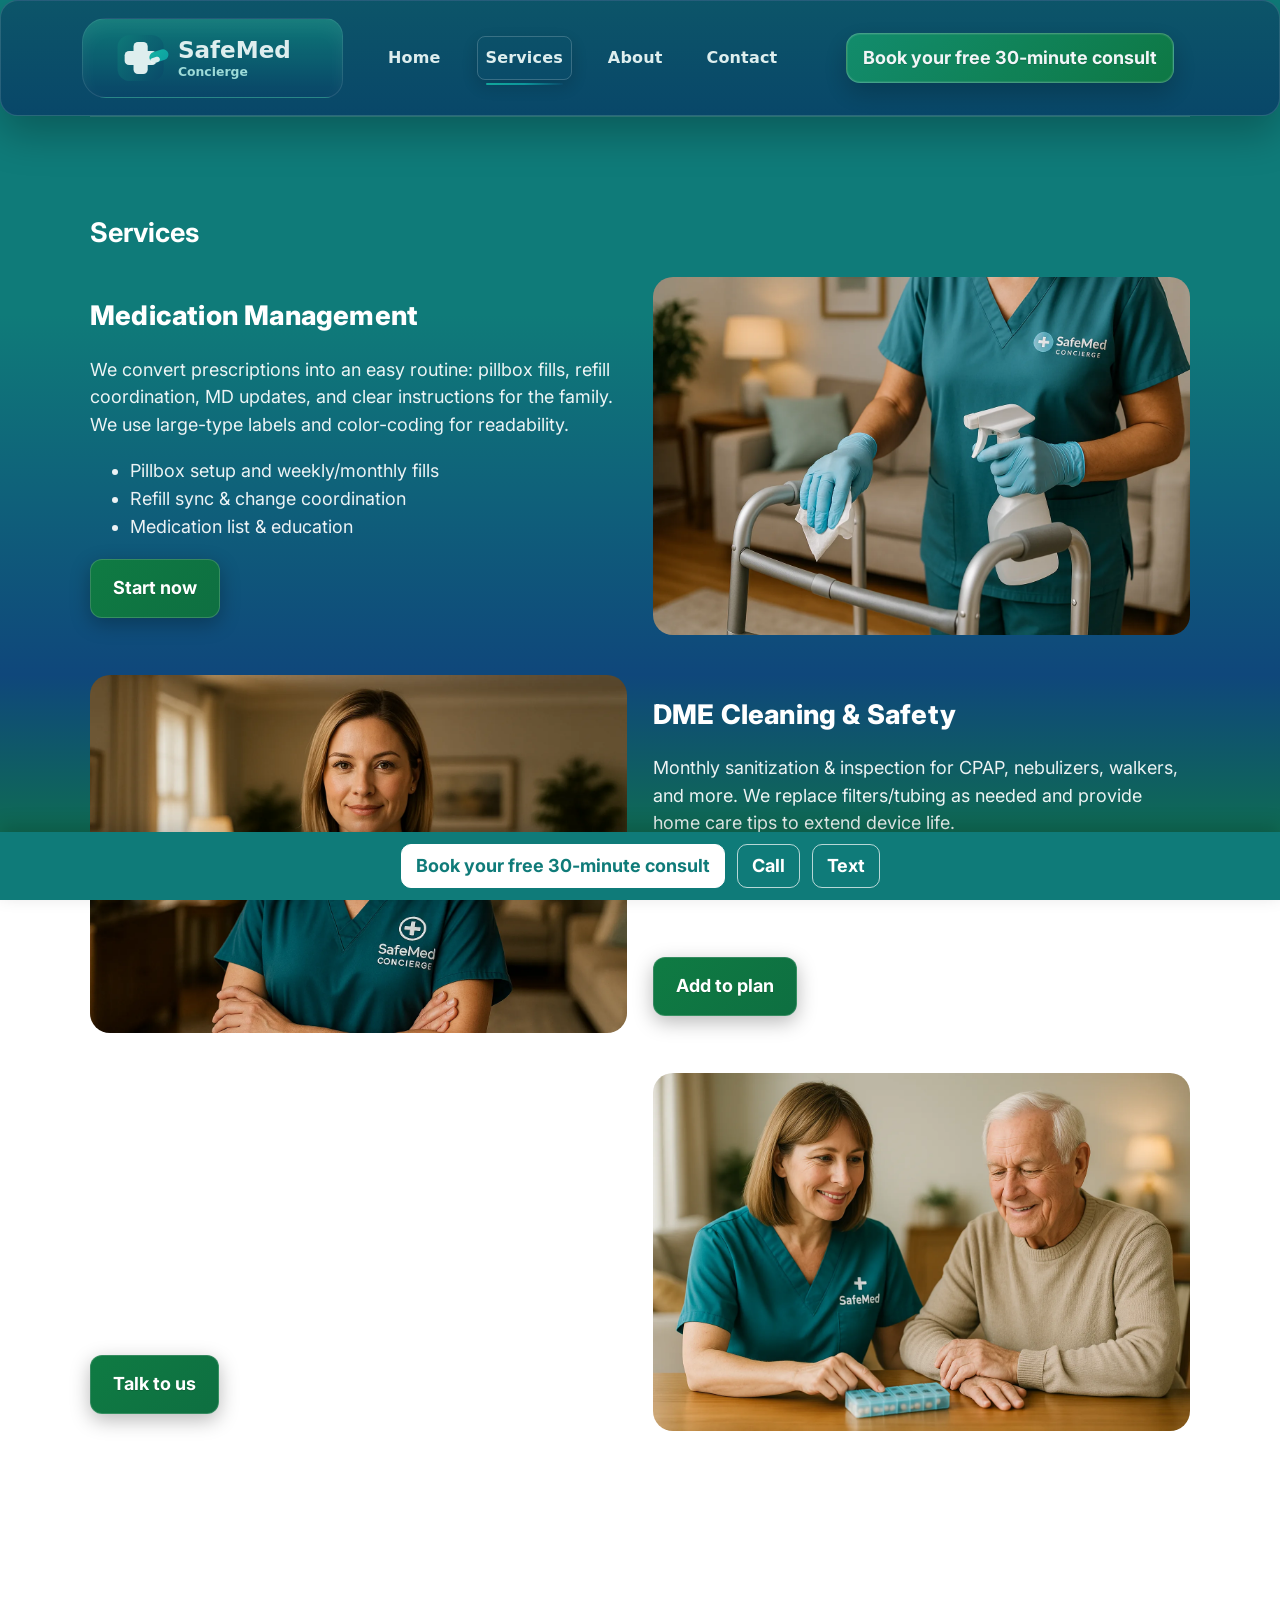
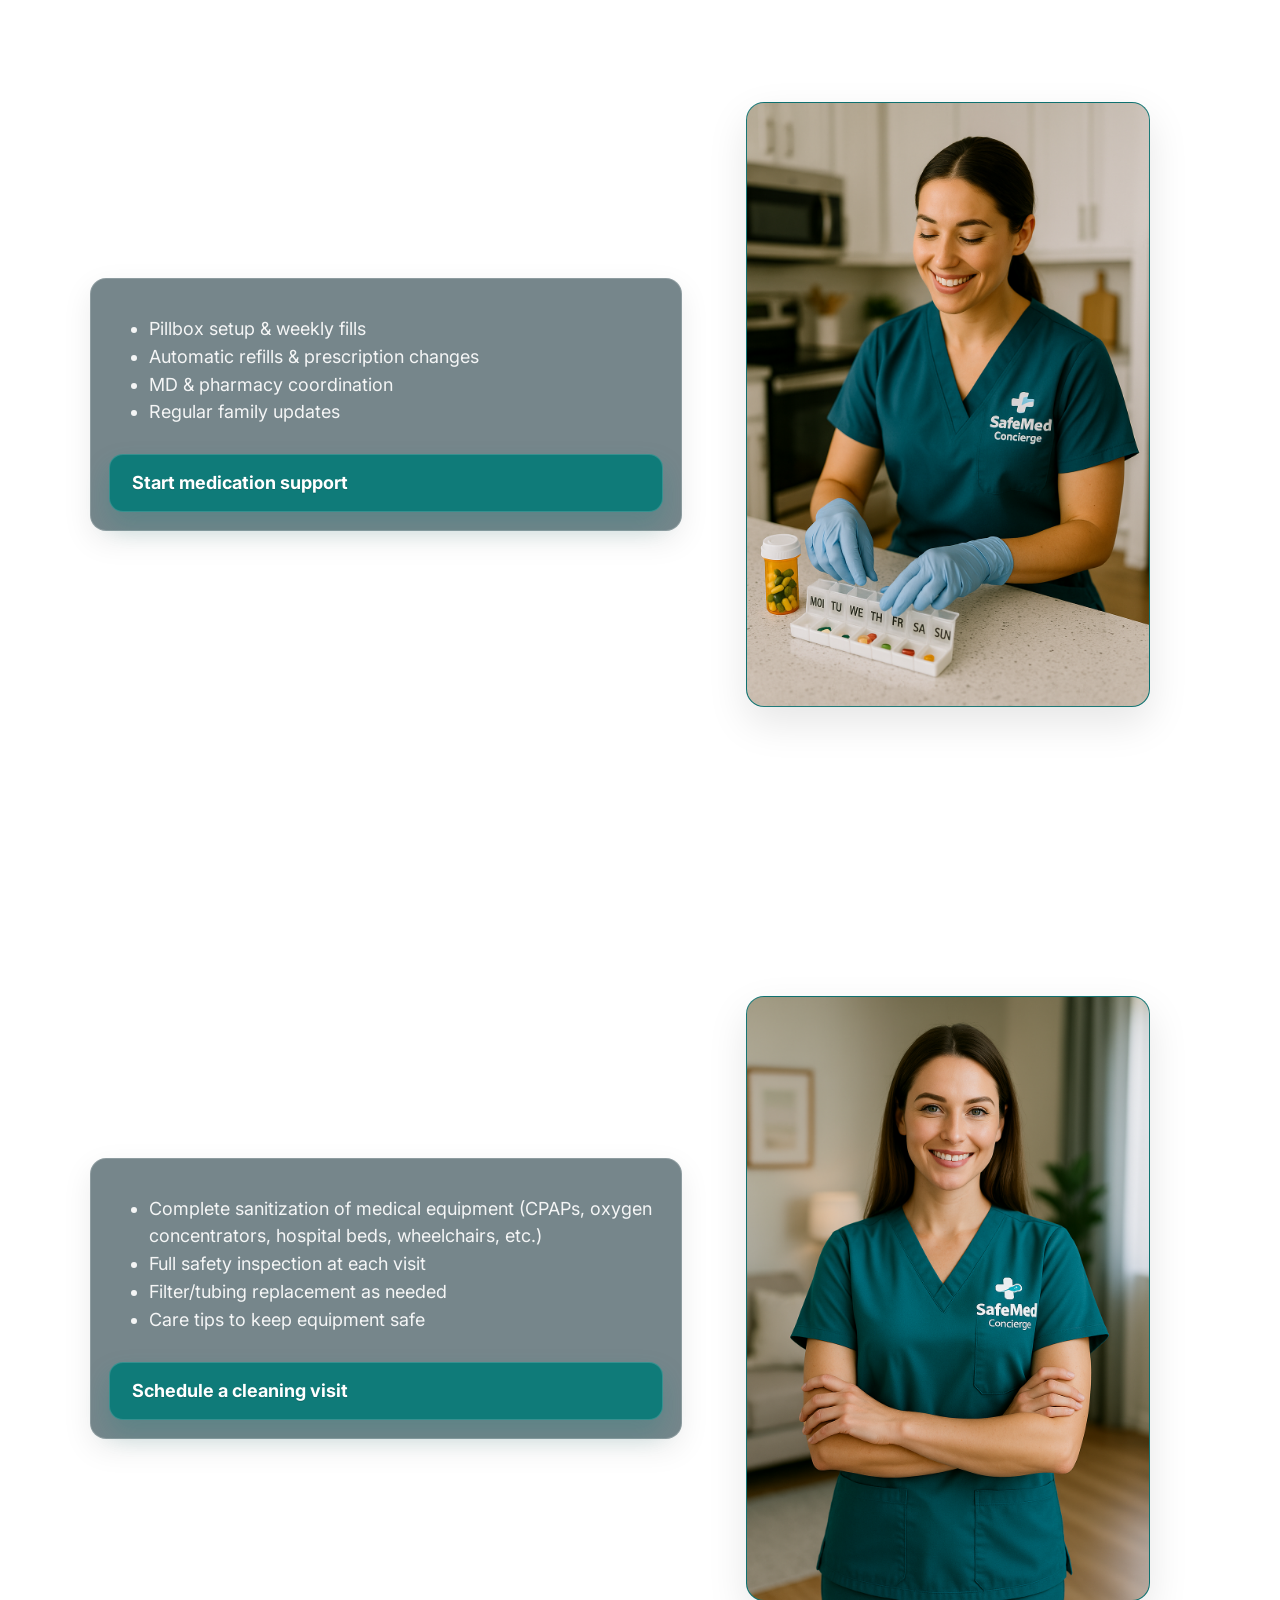
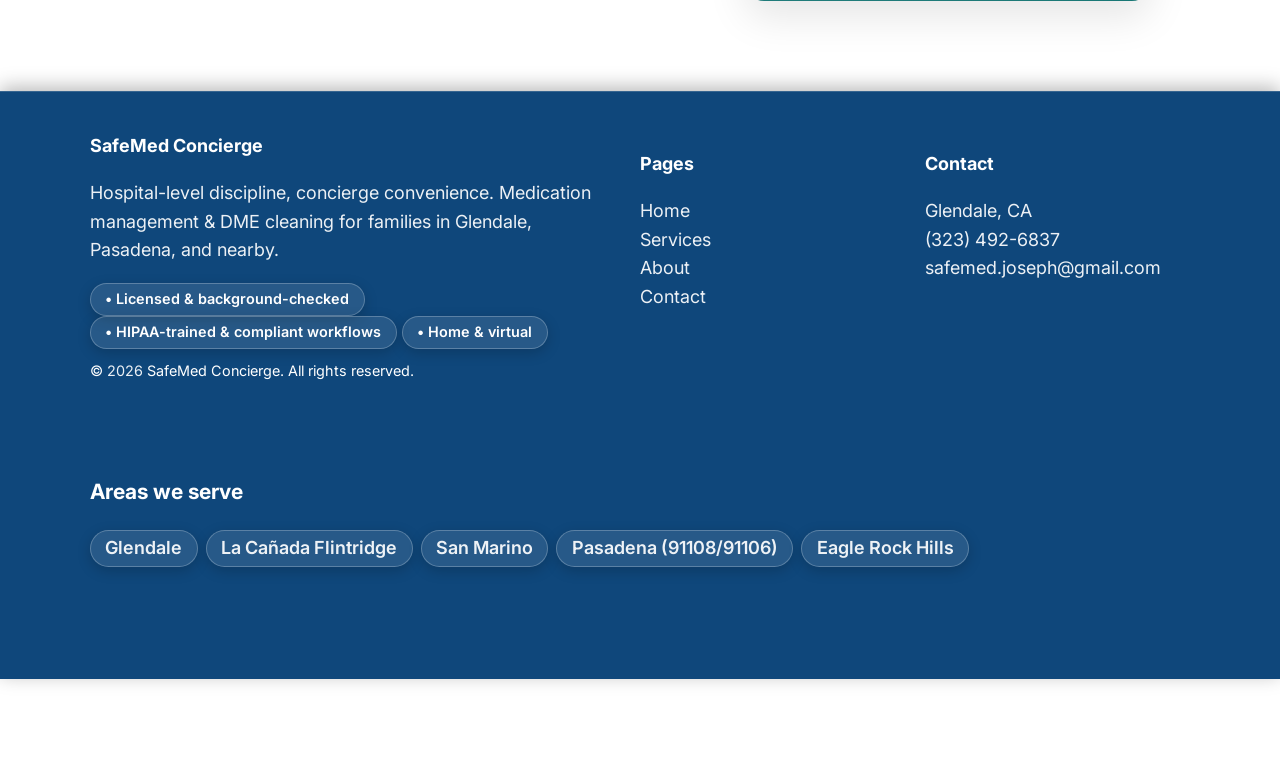
<file: services.html>
<!DOCTYPE html>

<html lang="en">
<head>
  
<!-- Google tag (gtag.js) -->
<script async src="https://www.googletagmanager.com/gtag/js?id=G-FXK9SQSBC2"></script>
<script>
  window.dataLayer = window.dataLayer || [];
  function gtag(){dataLayer.push(arguments);}
  gtag('js', new Date());

  gtag('config', 'G-FXK9SQSBC2');
</script>

<title>Services • SafeMed Concierge</title>
<link href="[data-uri]" rel="icon" type="image/svg+xml"/>
<link href="[data-uri]" rel="apple-touch-icon"/>
<meta content="website" property="og:type"/>
<meta content="Services • SafeMed Concierge" property="og:title"/>
<meta content="Medication management, DME cleaning, and care coordination services for families and seniors." property="og:description"/>
<meta content="assets/safemed-card-1200x630.png" property="og:image"/>
<meta content="1200" property="og:image:width"/>
<meta content="630" property="og:image:height"/>
<meta content="summary_large_image" name="twitter:card"/>
<meta content="Services • SafeMed Concierge" name="twitter:title"/>
<meta content="Medication management, DME cleaning, and care coordination services for families and seniors." name="twitter:description"/>
<meta content="assets/safemed-card-1200x630.png" name="twitter:image"/>
<meta content="Medication management, DME cleaning, and care coordination services for families and seniors." name="description"/>
<meta charset="utf-8">
<meta content="width=device-width, initial-scale=1" name="viewport">
<meta content="#0c7e80" name="theme-color"/>
<link crossorigin="" href="https://fonts.gstatic.com" rel="preconnect"/>
<link as="style" href="https://fonts.googleapis.com/css2?family=Inter:wght@400;600;800&amp;display=swap" rel="preload"/>
<link href="https://fonts.googleapis.com/css2?family=Inter:wght@400;600;800&amp;display=swap" rel="stylesheet"/>
<link href="styles.css" rel="stylesheet"/>
</meta></meta><link rel="stylesheet" href="safemed-theme-ART.css?v=20250924">
  <link rel="stylesheet" href="safemed-user-tweaks.css">
</head>
<body>
<header class="container header-elevated">
  <div class="nav">
    <a class="brand" href="index.html" aria-label="SafeMed home">
      <img src="assets/safemed-logo-final.svg" alt="SafeMed Concierge" style="height:56px;vertical-align:middle">
    </a>

    <nav id="site-nav" class="links" role="navigation">
      <a href="index.html">Home</a>
      <a href="services.html">Services</a>
      <a href="about.html">About</a>
      <a href="contact.html">Contact</a>
    </nav>

    <!-- Right-side controls (desktop+mobile) -->
    <button class="btn cta menu-btn nav-toggle" aria-label="Open menu" aria-controls="site-nav" aria-expanded="false">
      Menu
    </button>
    <a class="btn cta" href="contact.html#book">Book your free 30-minute consult</a>
  </div>
</header>
<section class="section">
<div class="container">
<h1>Services</h1>
<div class="grid split" id="meds">
<div>
<h2>Medication Management</h2>
<p>We convert prescriptions into an easy routine: pillbox fills, refill coordination, MD updates, and clear instructions for the family. We use large-type labels and color-coding for readability.</p>
<ul>
<li>Pillbox setup and weekly/monthly fills</li>
<li>Refill sync &amp; change coordination</li>
<li>Medication list &amp; education</li>
</ul>
<a class="btn" href="contact.html#book">Start now</a>
</div>
<div class="visual">
<img alt="Organized pillbox and meds" src="assets/about-3.webp">
</img></div>
</div>
<div class="grid split" id="dme" style="margin-top:40px;">
<div class="visual">
<img alt="Cleaning DME equipment" src="assets/about-4.webp"/>
</div>
<div>
<h2>DME Cleaning &amp; Safety</h2>
<p>Monthly sanitization &amp; inspection for CPAP, nebulizers, walkers, and more. We replace filters/tubing as needed and provide home care tips to extend device life.</p>
<ul>
<li>Hospital-grade cleaning methods</li>
<li>Visual inspection &amp; basic maintenance</li>
<li>Care tips &amp; replacement reminders</li>
</ul>
<a class="btn" href="contact.html#book">Add to plan</a>
</div>
</div>
<div class="grid split" id="coord" style="margin-top:40px;">
<div>
<h2>Care Coordination</h2>
<p>We help prepare for appointments, organize questions, and keep everyone aligned. Light advocacy and follow-ups reduce surprises and last-minute stress.</p>
<ul>
<li>Appointment prep &amp; summaries</li>
<li>Family updates &amp; shared notes</li>
<li>Check-ins between visits</li>
</ul>
<a class="btn" href="contact.html#book">Talk to us</a>
</div>
<div class="visual">
<img alt="Care coordination and check-ins" src="assets/about-5.webp"/>
</div>
</div>
</div>
</section>

<!-- SM:SERVICES -->
<section class="section">
  <div class="container">
    <h2>Medication Management</h2>
    <p class="lead">Every dose in its place—no guesswork.</p>
    <div class="grid-2">
      <div class="card">
        <ul>
          <li>Pillbox setup &amp; weekly fills</li>
          <li>Automatic refills &amp; prescription changes</li>
          <li>MD &amp; pharmacy coordination</li>
          <li>Regular family updates</li>
        </ul>
        <p class="cta-row"><a class="btn cta" href="contact.html#book">Start medication support</a></p>
      </div>
      <figure class="hero"><img src="assets/services_medication.png" alt="Medication Management"></figure>
    </div>
  </div>
</section>

<section class="section">
  <div class="container">
    <h2>DME Cleaning</h2>
    <p class="lead">Clean equipment reduces infection risk and extends device life.</p>
    <div class="grid-2">
      <div class="card">
        <ul>
          <li>Complete sanitization of medical equipment (CPAPs, oxygen concentrators, hospital beds, wheelchairs, etc.)</li>
          <li>Full safety inspection at each visit</li>
          <li>Filter/tubing replacement as needed</li>
          <li>Care tips to keep equipment safe</li>
        </ul>
        <p class="cta-row"><a class="btn cta" href="contact.html#book">Schedule a cleaning visit</a></p>
      </div>
      <figure class="hero"><img src="assets/services_dme.png" alt="DME Cleaning"></figure>
    </div>
  </div>
</section>
<footer class="footer">
<div class="container cols">
<div>
<strong>SafeMed Concierge</strong>
<p>Hospital-level discipline, concierge convenience. Medication management &amp; DME cleaning for families in Glendale, Pasadena, and nearby.</p>
<div class="pills">
<span class="badge">• Licensed &amp; background-checked</span>
<span class="badge">• HIPAA-trained & compliant workflows</span>
<span class="badge">• Home &amp; virtual</span>
</div>
</div>
<div>
<p><strong>Pages</strong></p>
<p><a href="index.html">Home</a><br/><a href="services.html">Services</a><br/><a href="about.html">About</a><br/><a href="contact.html#book">Contact</a></p>
</div>
<div>
<p><strong>Contact</strong></p>
<p><span data-contact-city="true">Glendale, CA</span><br/>
<a href="tel:+13234926837">(323) 492-6837</a><br/>
<a href="mailto:safemed.joseph@gmail.com">safemed.joseph@gmail.com</a></p>
</div>
</div>
<div class="container" style="margin-top:10px;font-size:.9rem;">© <span id="year"></span> SafeMed Concierge. All rights reserved.</div>

<section class="section" aria-label="Areas we serve">
  <div class="container">
    <h3>Areas we serve</h3>
    <div class="chips">
      <span class="chip">Glendale</span>
      <span class="chip">La Cañada Flintridge</span>
      <span class="chip">San Marino</span>
      <span class="chip">Pasadena (91108/91106)</span>
      <span class="chip">Eagle Rock Hills</span>
    </div>
  </div>
</section>


<div class="sticky-cta" role="region" aria-label="Quick actions">
  <a class="primary" href="contact.html#book" aria-label="Book your free 30-minute consult" data-ga="consult_click">Book your free 30-minute consult</a>
  <a href="tel:+13234926837" aria-label="Call SafeMed Concierge" data-ga="call_click">Call</a>
  <a href="sms:+13234926837" aria-label="Text SafeMed Concierge" data-ga="sms_click">Text</a>
</div>
<script>
document.addEventListener('DOMContentLoaded', function(){
  try { document.body.classList.add('has-sticky-padding'); } catch(e){}
});
</script>
</footer>

<script>document.getElementById('year').textContent = new Date().getFullYear();</script>
<script src="[data-uri]"></script>
<script src="script.js?v=3"></script>

<script>
(function(){
  var GA_ID = 'G-FXK9SQSBC2';
  function fire(name, label){
    try {
      if (window.gtag) {
        window.gtag('event', name, {"event_label": label, "send_to": GA_ID, "transport_type": "beacon"});
      } else if (window.dataLayer) {
        window.dataLayer.push({event: name, label: label});
      }
    } catch(e) {}
  }
  function bindOne(el, ev, name){
    el.addEventListener(ev, function(evt){
      var label = (el.getAttribute('href')||'') || (el.textContent||'').trim();
      fire(name, label);
    }, {passive:true});
  }
  function bind(){
    // data-ga elements
    document.querySelectorAll('[data-ga]').forEach(function(el){
      var name = el.getAttribute('data-ga') || 'click';
      ['pointerdown','click'].forEach(function(ev){ bindOne(el, ev, name); });
    });
    // tel:
    document.querySelectorAll('a[href^="tel:"]').forEach(function(el){
      ['pointerdown','click'].forEach(function(ev){ bindOne(el, ev, 'call_click'); });
    });
    // sms:
    document.querySelectorAll('a[href^="sms:"],a[href^="smsto:"]').forEach(function(el){
      ['pointerdown','click'].forEach(function(ev){ bindOne(el, ev, 'sms_click'); });
    });
    // calendly link opens
    document.querySelectorAll('a[href*="calendly.com"]').forEach(function(el){
      ['pointerdown','click'].forEach(function(ev){ bindOne(el, ev, 'calendly_open'); });
    });
    // calendly inline loaded
    var cal = document.querySelector('.calendly-inline-widget iframe');
    if (cal) {
      cal.addEventListener('load', function(){ fire('calendly_loaded', 'inline'); }, {once:true});
    }
  }
  if (document.readyState === 'loading') {
    document.addEventListener('DOMContentLoaded', bind);
  } else {
    bind();
  }
})();
</script>

</body>
</html>
</file>
<file: styles.css>
*{ box-sizing: border-box; }
html{ scroll-behavior: smooth; }
:root{
  --accent: #0c7e80;
  --accent-2: #129ca0;
  --text: #000000;
  --muted: #333333;
  --bg: #ffffff;
  --card: #eaf7f6;
}
body{ font-size: 18px; line-height: 1.7; margin:0; font-family: Inter, system-ui, -apple-system, Segoe UI, Roboto, Arial; color:var(--text); background: #0F7B79 !important;var(--bg); line-height:1.6; }
img{ max-width:100%; height:auto; display:block; }
a{ color:#000; text-decoration:none; }
a:hover{ text-decoration:underline; }
.container{ width:min(1100px,92%); margin-inline:auto; }
.section{ padding: clamp(40px, 6vw, 96px) 0; }
.grid{ display:grid; gap: clamp(16px, 2vw, 28px); }
.btn{
  display:inline-block; padding:14px 22px; border-radius:12px; font-weight:700;
  border:2px solid var(--accent); color:#fff; background: #0F7B79 !important;var(--accent);
  transition: transform .15s ease, box-shadow .2s ease, background .2s ease, color .2s ease;
  box-shadow: 0 6px 18px rgba(0,0,0,.10);
}
.btn.secondary{ background: #0F7B79 !important; #fff; color:#000; border-color:#000; }
.badge{ display:inline-flex; align-items:center; gap:8px; font-weight:600; font-size:.9rem; padding:8px 12px; border-radius:999px; background: #0F7B79 !important; var(--card); color:#000; border:1px solid #c8e8e5; }
header.site{ position:sticky; top:0; z-index:50; backdrop-filter:saturate(150%) blur(6px); background: #0F7B79 !important; rgba(255,255,255,.9); border-bottom:1px solid #e6e8eb; }
.nav{ display:flex; align-items:center; justify-content:space-between; padding:18px 0; }
.nav a.logo{ font-weight:800; font-size:1.25rem; letter-spacing:.3px; color:#000; }
.nav ul{ list-style:none; display:flex; gap:20px; margin:0; padding:0; }
.nav li a{ color:#000; font-weight:600; padding:8px 12px; border-radius:10px; }
.nav li a:hover,.nav li a.active{ background: #0F7B79 !important; var(--card); }
.nav .cta{ margin-left: 8px; }
.mobile-toggle{ display:none; border:0; background: #0F7B79 !important;var(--card); padding:10px 12px; border-radius:10px; }
.mobile-panel{ display:none; } /* hide by default on desktop */
@media (max-width: 860px){
  .nav ul{ display:none; }
  .mobile-toggle{ display:inline-flex; }
  .mobile-panel{ display:none; position:fixed; inset:64px 12px auto 12px; background: #0F7B79 !important;var(--bg); border:1px solid #e6e8eb; border-radius:14px; padding:12px; box-shadow:0 24px 60px rgba(0,0,0,.18); }
  .mobile-panel.open{ display:block; }
  .mobile-panel a{ display:block; padding:14px; border-radius:10px; font-weight:600; color:#000; }
  .mobile-panel a + a{ margin-top:6px; }
  .mobile-panel .btn{ width:100%; text-align:center; margin-top:8px; }
}
.hero{ position:relative; overflow:clip; }
.hero-inner{ display:grid; gap:28px; align-items:center; grid-template-columns: 1.1fr .9fr; }
.hero h1{ font-size: clamp(34px, 5.2vw, 60px); line-height:1.08; letter-spacing:-.02em; margin:0; }
.hero p.lead{ font-size: clamp(16px, 1.6vw, 20px); color: var(--muted); margin:10px 0 0; }
.hero-figure{ border-radius:22px; overflow:hidden; background: #0F7B79 !important; var(--card); box-shadow:0 20px 50px rgba(0,0,0,.12); }
.hero-figure img{ width:100%; height:100%; object-fit:cover; aspect-ratio: 4/3; }
.hero-cta{ display:flex; gap:12px; flex-wrap:wrap; align-items:center; }
@media (max-width:980px){ .hero-inner{ grid-template-columns:1fr; } .hero-figure img{ aspect-ratio:16/10; } }
.cards{ grid-template-columns: repeat(3, 1fr); }
.card{ background: #0F7B79 !important; var(--card); border:1px solid #c8e8e5; border-radius:18px; padding:22px; display:flex; flex-direction:column; gap:10px; color:#000; }
.card h3{ margin:4px 0 0; font-size:1.2rem; }
.card p{ color: var(--muted); margin:0; }
.card .more{ margin-top:auto; font-weight:700; }
@media (max-width:900px){ .cards{ grid-template-columns:1fr 1fr; } }
@media (max-width:600px){ .cards{ grid-template-columns:1fr; } }
.split{ grid-template-columns:1fr 1fr; align-items:center; }
.split .visual{ border-radius:20px; overflow:hidden; background: #0F7B79 !important; var(--card); }
.split .visual img{ aspect-ratio:3/2; object-fit:cover; }
@media (max-width:900px){ .split{ grid-template-columns:1fr; } }
.pricing{ grid-template-columns: repeat(3, 1fr); }
.price{ background: #0F7B79 !important; var(--card); border:1px solid #c8e8e5; border-radius:18px; padding:22px; color:#000; }
.price h3{ margin:0; font-size:1.3rem; }
.price .num{ font-size:2rem; font-weight:800; margin:8px 0; }
.price ul{ margin:0; padding-left:18px; color: var(--muted); }
.price .btn{ width:100%; text-align:center; margin-top:12px; }
@media (max-width:900px){ .pricing{ grid-template-columns:1fr; } }

.quote{ background: #0F7B79 !important; var(--card); border:1px solid #c8e8e5; border-radius:18px; padding:22px; color:#000; }
.quote p{ margin:0; color: var(--muted); }
@media (max-width:900px){  }
.gallery{ grid-template-columns: repeat(4, 1fr); }
.gallery a{ border-radius:14px; overflow:hidden; border:1px solid #c8e8e5; background: #0F7B79 !important; var(--card); }
.gallery img{ aspect-ratio:1/1; object-fit:cover; }
@media (max-width:1024px){ .gallery{ grid-template-columns: repeat(3, 1fr); } }
@media (max-width:720px){ .gallery{ grid-template-columns: repeat(2, 1fr); } }
.contactbox{ background: #0F7B79 !important; linear-gradient(180deg, color-mix(in srgb, var(--accent) 20%, transparent), transparent 60%); border:1px solid #c8e8e5; border-radius:22px; padding: clamp(18px, 3vw, 28px); }
.contactbox .row{ display:grid; grid-template-columns:1fr 1fr; gap:18px; }
.contactbox input,.contactbox textarea{ width:100%; padding:12px 14px; border-radius:10px; border:1px solid #d7dadd; background: #0F7B79 !important;#fff; color:#000; }
.contactbox label{ font-weight:600; }
@media (max-width:720px){ .contactbox .row{ grid-template-columns:1fr; } }
.footer{ padding:40px 0; border-top:1px solid #e6e8eb; color:#333; }
.footer .cols{ display:grid; grid-template-columns:2fr 1fr 1fr; gap:20px; }
.footer a{ color:inherit; }
@media (max-width:860px){ .footer .cols{ grid-template-columns:1fr; } }

@media (max-width: 600px){ h1{ font-size: clamp(30px, 8vw, 44px);} }

/* Badge & card polish */
.card .badge{ align-self:flex-start; margin-bottom: 6px; background: #0F7B79 !important;#e6f4f3; border:1px solid #9fd7d2; color:#000; }
.card h3{ margin-top: 6px; }
.card p{ color:#2e2e2e; }
.card .more{ display:inline-block; margin-top: 10px; }

/* Calendly sizing */
.calendly-inline-widget{ border:1px solid #e6e8eb; border-radius:14px; background: #0F7B79 !important;#fff; }
@media (max-width: 860px){
  .calendly-inline-widget{ height: 920px !important; }
  .grid[style*="grid-template-columns:1.2fr"]{ grid-template-columns: 1fr !important; }
}


/* Equal-height pricing cards */
.pricing .grid{ align-items: stretch; }
.price{ display: flex; flex-direction: column; height: 100%; }
.price h3{ margin-bottom: 8px; }
.price .num{ margin: 6px 0 12px; }
.price ul{ margin: 0 0 18px 0; }
.price .btn{ margin-top: auto; } /* push CTA to bottom so all buttons line up */


/* Testimonials */
.testimonials .quote{background: #0F7B79 !important;#f5fbfb;border:1px solid #d8efed;border-radius:16px;padding:18px;box-shadow:0 10px 18px rgba(0,0,0,.04)}
.testimonials .quote p{margin:0 0 10px 0; font-size:1.02rem; line-height:1.55}
.testimonials .quote footer{color:#4b5563}
@media (max-width: 860px){
  .testimonials .grid{grid-template-columns:1fr !important}
}

/* Contact layout */

.card.mini{background: #0F7B79 !important;#f5fbfb;border:1px solid #d8efed;border-radius:16px;padding:14px;box-shadow:0 10px 18px rgba(0,0,0,.04);text-decoration:none;color:inherit}
.card.mini h4{margin:0 0 6px 0}
.contact-layout{display:grid;grid-template-columns:1fr 1fr;gap:28px;align-items:start}
.contact-pane h2{margin-top:0}
.contactbox form .row{display:grid;grid-template-columns:repeat(2,minmax(0,1fr));gap:12px}
.contactbox input,.contactbox select,.contactbox textarea{width:100%;padding:12px 12px;border:1px solid #d8e0e5;border-radius:12px;background: #0F7B79 !important;#fff}
.contactbox label{font-weight:600}
.contactbox .hint{color:#6b7280;display:block;margin-top:6px}
.muted{color:#6b7280}
.calendly-inline-widget{border:1px solid #e6e8eb;border-radius:14px;background: #0F7B79 !important;#fff}
@media (max-width: 980px){
  .contact-layout{grid-template-columns:1fr}
  .contactbox form .row{grid-template-columns:1fr}
  .calendly-inline-widget{height:980px !important}
}


/* ---- Added by SafeMed update: About + Contact components ---- */
.grid.two{ display:grid; grid-template-columns: 1.1fr .9fr; gap:28px; align-items:start; }
.stack{ display:flex; flex-direction:column; gap:10px; }
.card{ background: #0F7B79 !important;#fff; border:1px solid #e6e8eb; border-radius:16px; box-shadow:0 12px 20px rgba(0,0,0,.05); }
.card .btn{ width:100%; }
.pill{ background: #0F7B79 !important;#f5fbfb; border:1px solid #d8efed; border-radius:999px; padding:8px 12px; display:inline-block; }
.checklist,.bullets,.steps{ margin:10px 0 0 0; padding-left:18px; }
.checklist li,.bullets li,.steps li{ margin:6px 0; }
.lead{ font-size:1.15rem; line-height:1.7; max-width: 60ch; }

/* Contact actions */
.contact-actions{ display:grid; grid-template-columns: repeat(3, minmax(0,1fr)); gap:14px; margin:18px 0 26px; }
.btn.btn-lg{ font-weight:700; padding:14px 18px; border-radius:14px; text-align:center; }
.btn.secondary{ background: #0F7B79 !important;#fff; border:1px solid #cbd5df; color:#0b4c4a; }
.btn.secondary:hover{ background: #0F7B79 !important;#f7fbfb; }

/* Contact layout */
.contact-layout{ display:grid; grid-template-columns: 1fr 1fr; gap:28px; }
.contactbox form .row{ display:grid; grid-template-columns: repeat(2, minmax(0,1fr)); gap:12px; }
.contactbox input,.contactbox select,.contactbox textarea{ width:100%; padding:12px; border:1px solid #d8e0e5; border-radius:12px; background: #0F7B79 !important;#fff; }
.contactbox label{ font-weight:600; }
.muted{ color:#6b7280; }
.calendly-inline-widget{ border:1px solid #e6e8eb; border-radius:14px; background: #0F7B79 !important;#fff; }

@media (max-width: 980px){
  .grid.two{ grid-template-columns: 1fr; }
  .contact-layout{ grid-template-columns: 1fr; }
  .contact-actions{ grid-template-columns: 1fr; }
  .contactbox form .row{ grid-template-columns: 1fr; }
  .calendly-inline-widget{ height:980px !important; }
}


/* ==== SafeMed additions (About + Contact) ==== */

/* Active nav styling helper (works with class="active" OR aria-current) */
.links a.active,.links a[aria-current="page"]{
  background: #0F7B79 !important; #e8f8f6;
  color: #0b4c4a;
  border-radius: 10px;
  padding: 6px 12px;
}

/* Utilities */
.lead{ font-size: 1.15rem; line-height: 1.7; max-width: 60ch; }
.stack{ display: flex; flex-direction: column; gap: 10px; }
.card{ background: #0F7B79 !important;#fff; border:1px solid #e6e8eb; border-radius:16px; box-shadow:0 12px 20px rgba(0,0,0,.06); }
.pill{ background: #0F7B79 !important;#f5fbfb; border:1px solid #d8efed; border-radius:999px; padding:8px 12px; display:inline-block; }

/* About layout */
.grid.two{ display:grid; grid-template-columns: 1.1fr .9fr; gap: 28px; align-items: start; }
.checklist,.bullets,.steps{ margin: 10px 0 0 0; padding-left: 18px; }
.checklist li,.bullets li,.steps li{ margin: 6px 0; }
@media (max-width: 980px){ .grid.two{ grid-template-columns: 1fr; } }

/* Contact actions (big buttons) */
.contact-actions{ display:grid; grid-template-columns: repeat(3, minmax(0,1fr)); gap: 14px; margin: 18px 0 26px; }
.btn.btn-lg{ font-weight: 700; padding: 14px 18px; border-radius: 14px; text-align: center; }
.btn.secondary{ background: #0F7B79 !important;#fff; border:1px solid #cbd5df; color:#0b4c4a; }
.btn.secondary:hover{ background: #0F7B79 !important;#f7fbfb; }

/* Contact form + Calendly layout */
.contact-layout{ display:grid; grid-template-columns: 1fr 1fr; gap: 28px; align-items: start; }
.contactbox form .row{ display:grid; grid-template-columns: repeat(2, minmax(0,1fr)); gap: 12px; }
.contactbox input,.contactbox select,.contactbox textarea{ width:100%; padding:12px; border:1px solid #d8e0e5; border-radius:12px; background: #0F7B79 !important;#fff; }
.contactbox label{ font-weight: 600; }
.muted{ color:#6b7280; }
.calendly-inline-widget{ border:1px solid #e6e8eb; border-radius:14px; background: #0F7B79 !important;#fff; }

@media (max-width: 980px){
  .contact-actions{ grid-template-columns: 1fr; }
  .contact-layout{ grid-template-columns: 1fr; }
  .contactbox form .row{ grid-template-columns: 1fr; }
  .calendly-inline-widget{ height: 980px !important; }
}


/* Active nav helper — identical look across pages */
.links a.active,.links a[aria-current="page"]{
  background: #0F7B79 !important;#e8f8f6;
  color:#0b4c4a;
  border-radius:10px;
  padding:6px 12px;
}

/* Layout utilities */
.lead{ font-size:1.15rem; line-height:1.7; max-width:60ch; }
.stack{ display:flex; flex-direction:column; gap:10px; }
.card{ background: #0F7B79 !important;#fff; border:1px solid #e6e8eb; border-radius:16px; box-shadow:0 12px 20px rgba(0,0,0,.06); }
.pill{ background: #0F7B79 !important;#f5fbfb; border:1px solid #d8efed; border-radius:999px; padding:8px 12px; display:inline-block; }

/* About */
.grid.two{ display:grid; grid-template-columns:1.1fr .9fr; gap:28px; align-items:start; }
.about-mosaic{
  display:grid; grid-template-columns:1fr 1fr; gap:10px;
}
.about-mosaic img{
  width:100%; height:200px; object-fit:cover; border-radius:14px;
  box-shadow:0 10px 18px rgba(0,0,0,.05);
}
@media (max-width:980px){
  .grid.two{ grid-template-columns:1fr; }
  .about-mosaic img{ height:160px; }
}

/* Contact big buttons + layout */
.contact-actions{ display:grid; grid-template-columns:repeat(3,minmax(0,1fr)); gap:14px; margin:18px 0 26px; }
.btn.btn-lg{ font-weight:700; padding:14px 18px; border-radius:14px; text-align:center; }
.btn.secondary{ background: #0F7B79 !important;#fff; border:1px solid #cbd5df; color:#0b4c4a; }
.btn.secondary:hover{ background: #0F7B79 !important;#f7fbfb; }

.contact-layout{ display:grid; grid-template-columns:1fr 1fr; gap:28px; align-items:start; }
.contactbox form .row{ display:grid; grid-template-columns:repeat(2,minmax(0,1fr)); gap:12px; }
.contactbox input,.contactbox select,.contactbox textarea{ width:100%; padding:12px; border:1px solid #d8e0e5; border-radius:12px; background: #0F7B79 !important;#fff; }
.contactbox label{ font-weight:600; }
.muted{ color:#6b7280; }
.calendly-inline-widget{ border:1px solid #e6e8eb; border-radius:14px; background: #0F7B79 !important;#fff; }

@media (max-width:980px){
  .contact-actions{ grid-template-columns:1fr; }
  .contact-layout{ grid-template-columns:1fr; }
  .contactbox form .row{ grid-template-columns:1fr; }
  .calendly-inline-widget{ height:980px !important; }
}


/* Active nav, consistent across pages */
.links a.active,.links a[aria-current="page"]{
  background: #0F7B79 !important;#e8f8f6;
  color:#0b4c4a;
  border-radius:10px;
  padding:6px 12px;
}

/* About layout + mosaic */
.grid.two{display:grid;grid-template-columns:1.1fr .9fr;gap:28px;align-items:start}
.about-mosaic{display:grid;grid-template-columns:1fr 1fr;gap:10px}
.about-mosaic img{width:100%;height:200px;object-fit:cover;border-radius:14px;box-shadow:0 10px 18px rgba(0,0,0,.05)}
@media (max-width:980px){.grid.two{grid-template-columns:1fr}.about-mosaic img{height:160px}}


/* --- UNIFIED ACTIVE TAB --- */
.nav .links a{ border-radius: 12px; padding: 6px 12px; }
.nav .links a.active,.nav .links a[aria-current="page"]{
  background: #0F7B79 !important; #e8f8f6 !important;
  color: #0b4c4a !important;
  box-shadow: inset 0 0 0 1px rgba(11,76,74,.08);
}

/* optional: subtle hover for non-active tabs */
.nav .links a:not(.active):hover{ background: #0F7B79 !important; rgba(11,76,74,.06); }


/* -------- NAV: Uniform text + active "shelf" pill -------- */
.nav{ display:flex; align-items:center; justify-content:space-between; gap:20px; }
.nav .links{ display:flex; align-items:center; gap:28px; }

.nav .links a{
  display:inline-flex; align-items:center; justify-content:center;
  padding:8px 14px; border-radius:12px;
  font-size:16px; line-height:1; font-weight:600; letter-spacing:.01em;
  color:#0a0f14; text-decoration:none; transition:all .18s ease;
}

/* Hover for non-active */
.nav .links a:not(.active):hover{ background: #0F7B79 !important;rgba(11,76,74,.06); }

/* Active mint pill + little shelf shadow */
.nav .links a.active,.nav .links a[aria-current="page"]{
  background: #0F7B79 !important;#e8f8f6; color:#0b4c4a;
  box-shadow:
    0 1px 0 rgba(11,76,74,.05) inset,
    0 10px 18px rgba(11,76,74,.14); /* <-- the small "shelf" */
}

/* CTA stays teal, consistent sizing */
.btn.cta{
  padding:14px 22px; border-radius:14px; font-weight:700;
  background: #0F7B79 !important;#0f7b79; color:#fff; text-decoration:none;
  box-shadow:0 14px 26px rgba(15,123,121,.25);
}
.btn.cta:hover{ filter:brightness(1.06); }

/* Optional: a faint bar shadow under the whole header */


/* Mobile button resize */
@media (max-width: 768px){
  .btn.cta{
    font-size: 15px;
    padding: 10px 16px;
    border-radius: 10px;
  }
}

/* Page background */
body{
  background: #0F7B79 !important; linear-gradient(180deg, #f9fdfd 0%, #f1f8f8 100%);
  background-attachment: fixed;
  font-family: 'Inter', sans-serif;
}

/* ============ Background (force it) ============ */
html, body {
  min-height: 100%;
  background: #0F7B79 !important;
    radial-gradient(900px 520px at 15% -10%, #f0faf8 0%, transparent 60%),
    radial-gradient(1100px 700px at 115% -20%, #eef7f6 0%, transparent 70%),
    linear-gradient(180deg, #fbfefe 0%, #f3f9f8 100%);
  background-attachment: fixed !important;
}

/* ============ Nav base ============ */
.nav{display:flex;align-items:center;justify-content:space-between;gap:18px}
.nav .links{display:flex;align-items:center;gap:28px}
.nav .links a{
  display:inline-flex;align-items:center;justify-content:center;
  padding:8px 14px;border-radius:12px;
  font:600 16px/1 system-ui,-apple-system,"Segoe UI",Roboto,Inter,sans-serif;
  color:#0a0f14;text-decoration:none;transition:all .18s
}
.nav .links a:not(.active):hover{background: #0F7B79 !important;rgba(11,76,74,.06)}
.nav .links a.active,
.nav .links a[aria-current="page"]{
  background: #0F7B79 !important;#e8f8f6;color:#0b4c4a;
  box-shadow:0 1px 0 rgba(11,76,74,.05) inset,0 10px 18px rgba(11,76,74,.14)
}
.header-elevated{box-shadow:0 12px 24px -18px rgba(0,0,0,.25)}

/* CTA + Menu button (same size) */
.btn.cta{
  padding:14px 22px;border-radius:14px;font-weight:700;
  background: #0F7B79 !important;#0f7b79;color:#fff;text-decoration:none;border:0;cursor:pointer;
  box-shadow:0 14px 26px rgba(15,123,121,.25)
}
.btn.cta:hover{filter:brightness(1.06)}
.menu-btn{display:none} /* hidden on desktop */

/* MOBILE */
@media (max-width:768px){
  .menu-btn{display:inline-block}
  .btn.cta{font-size:15px;padding:10px 16px;border-radius:10px} /* both buttons shrink */
  .nav{gap:10px}

  /* dropdown menu sheet */
  .nav .links{
    position:fixed; top:72px; right:16px; left:16px; z-index:1000;
    flex-direction:column; gap:10px; padding:14px;
    background: #0F7B79 !important;#fff; border:1px solid #e6e8eb; border-radius:16px;
    box-shadow:0 24px 40px rgba(0,0,0,.12);
    transform:translateY(-12px); opacity:0; pointer-events:none; transition:.18s
  }
  .nav .links.open{transform:translateY(0); opacity:1; pointer-events:auto}
  .nav .links a{width:100%; justify-content:flex-start; padding:12px 14px; font-size:16px}
  body.no-scroll{overflow:hidden}
}

body {
  background: #0F7B79 !important; url('A_digital_image_features_a_deep_red_textured_backg.png') no-repeat center center fixed;
  background-size: cover;
}

body, p, h1, h2, h3, h4, h5, h6, a, li, span { color: #FFFFFF !important; }

/* ---- Mobile Dropdown Menu Fix ---- */
@media (max-width: 768px) {
  nav ul {
    background-color: #ffffff !important; /* white background */
    border-radius: 6px;
    box-shadow: 0px 4px 12px rgba(0,0,0,0.1);
  }

  nav ul li a {
    color: #0F7B79 !important; /* teal brand color */
    font-weight: 600;
  }

  nav ul li a:hover {
    background-color: #f0f0f0; /* light gray hover */
    color: #0F477 !important; /* darker teal */
  }
}

/* Service area chips */
.chips{display:flex;flex-wrap:wrap;gap:8px;margin-top:8px}
.chip{display:inline-block;padding:6px 10px;border-radius:999px;background:#eef7f6;border:1px solid #cfe7e4;font-weight:600}

/* Accessibility & focus */
a, button, .btn { min-height:44px; }
a:focus, button:focus, .btn:focus { outline:2px solid #0F7B79; outline-offset:2px; }


/* Sticky CTA — always visible (mobile + desktop) */
.sticky-cta{position:fixed;bottom:0;left:0;right:0;z-index:1000;background:#0F7B79;color:#fff;display:flex;gap:12px;justify-content:center;align-items:center;padding:12px 14px;box-shadow:0 -6px 18px rgba(0,0,0,.18)}
.sticky-cta a{color:#fff;text-decoration:none;border:1px solid rgba(255,255,255,.7);padding:10px 14px;border-radius:10px;font-weight:700;line-height:1.2}
.sticky-cta a.primary{background:#fff;color:#0F7B79;border-color:#fff}
body.has-sticky-padding{padding-bottom:88px}
@supports (padding: max(0px)) {
  body.has-sticky-padding{padding-bottom:max(88px, env(safe-area-inset-bottom))}
  .sticky-cta{padding-bottom:calc(12px + env(safe-area-inset-bottom))}
}


/* Sticky CTA — responsive layout */
.sticky-cta{position:fixed;bottom:0;left:0;right:0;z-index:1000;background:#0F7B79;color:#fff;display:flex;gap:12px;justify-content:center;align-items:center;padding:12px 14px;box-shadow:0 -6px 18px rgba(0,0,0,.18)}
.sticky-cta a{color:#fff;text-decoration:none;border:1px solid rgba(255,255,255,.7);padding:10px 14px;border-radius:10px;font-weight:700;line-height:1.25;white-space:normal;text-align:center}
.sticky-cta a.primary{background:#fff;color:#0F7B79;border-color:#fff}
body.has-sticky-padding{padding-bottom:96px}
@supports (padding: max(0px)) {
  body.has-sticky-padding{padding-bottom:max(96px, env(safe-area-inset-bottom))}
  .sticky-cta{padding-bottom:calc(12px + env(safe-area-inset-bottom))}
}
@media (max-width:640px){
  .sticky-cta{flex-wrap:wrap}
  .sticky-cta a.primary{flex:1 1 100%}
  .sticky-cta a:not(.primary){flex:1 1 calc(50% - 6px)}
}


/* --- Sticky CTA visibility hotfix --- */
.sticky-cta a.primary{background:#ffffff !important;color:#0F7B79 !important;border-color:#ffffff !important}
.sticky-cta a{background:transparent !important;color:#ffffff !important}
.sticky-cta a *, .sticky-cta a.primary *{color:inherit !important}

/* Header CTA breathability */
.header .btn, .header a[role="button"]{ padding:10px 14px; line-height:1.2; white-space:nowrap; }
@media (max-width:380px){ .header .btn, .header a[role="button"]{ font-size:0.95rem; } }
/* Sticky CTA focus visibility */
.sticky-cta a:focus{ outline:2px solid #ffffff; outline-offset:2px; }
</file>
<file: safemed-theme-ART.css>
/* === SafeMed ART Override (2025-09-24) ===
   Palette: #0F7B79 (teal), #0F477B (navy), #0F7B43 (green)
   Goal: Only color changes, keep layout. Highest precedence via !important.
*/
:root{
  --sm-teal:#0F7B79;
  --sm-navy:#0F477B;
  --sm-green:#0F7B43;
  --sm-text:#ffffff;
  --sm-dim:rgba(255,255,255,.85);
  --sm-glass:rgba(255,255,255,.08);
  --sm-line:rgba(255,255,255,.18);
}

/* Global text white & base bg fallback */
html, body{ color:var(--sm-text) !important; background:var(--sm-teal) !important; }
body *{ color:var(--sm-text) !important; }
a{ color:var(--sm-text) !important; }
a:hover{ opacity:.92; }

/* Header / nav */
header, .site-header, .header, .header-elevated, .topbar, nav, .navbar{
  background:var(--sm-navy) !important;
  border-bottom:1px solid var(--sm-line) !important;
}

/* Hero */
.hero, .hero-section, .masthead, .hero-wrap, .page-hero{
  background:
    radial-gradient(1000px 500px at 20% -10%, rgba(255,255,255,.12), transparent 60%),
    var(--sm-teal) !important;
  box-shadow: inset 0 -1px 0 var(--sm-line);
}

/* Footer */
footer, .site-footer{
  background:var(--sm-green) !important;
  border-top:1px solid var(--sm-line) !important;
}

/* Alternating main sections – Teal → Navy → Green */
main > section:nth-of-type(3n+1){ background:var(--sm-teal) !important; }
main > section:nth-of-type(3n+2){ background:var(--sm-navy) !important; }
main > section:nth-of-type(3n){   background:var(--sm-green) !important; }

/* Page-specific (only applies if present) */
#about, .about, .story{ background:var(--sm-navy) !important; }
#services, .services{ background:var(--sm-green) !important; }
#plans, .plans, #pricing, .pricing{ background:var(--sm-teal) !important; }
#contact, .contact{ background:var(--sm-navy) !important; }
#testimonials, .testimonials{ background:var(--sm-teal) !important; }

/* Neutralize lingering light surfaces so content isn't floating white */
.white, .bg-white, .bg-light, .surface, .card-surface,
*[style*="background: #fff"],
*[style*="background:#fff"],
*[style*="background-color: #fff"],
*[style*="background-color:#fff"]{
  background:var(--sm-glass) !important;
  color:var(--sm-text) !important;
}
/* Cards / panels / boxes */
.card, .box, .panel, .feature, .pricing-card, .testimonial,
.cta-box, .info-box, .plan, .service-card, .grid-card{
  background:var(--sm-glass) !important;
  border:1px solid var(--sm-line) !important;
  box-shadow:0 6px 24px rgba(0,0,0,.25);
}

/* Buttons */
button, .btn, .button, .cta, .cta-button, input[type="submit"]{
  background:linear-gradient(135deg, var(--sm-teal), var(--sm-green)) !important;
  border:1px solid var(--sm-line) !important;
}
button:hover, .btn:hover, .button:hover, .cta:hover, .cta-button:hover, input[type="submit"]:hover{
  background:linear-gradient(135deg, var(--sm-green), var(--sm-teal)) !important;
}

/* Forms */
input, textarea, select{
  background:rgba(0,0,0,.25) !important;
  border:1px solid var(--sm-line) !important;
  color:var(--sm-text) !important;
}
::placeholder{ color:rgba(255,255,255,.75) !important; }

/* Tables and dividers */
table, th, td{ border-color:var(--sm-line) !important; }
thead, th{ background:var(--sm-navy) !important; }
hr{ border-color:var(--sm-line) !important; opacity:1 !important; }



/* === Hotfix: Header bar width & corners; container backgrounds (2025-09-24) === */
/* Make header/nav a full-width solid bar without rounded corners or inner boxes */
header, .site-header, .header, .header-elevated, .topbar, nav, .navbar {
  background: var(--sm-navy) !important;
  border-radius: 0 !important;
  box-shadow: none !important;
}

/* Any nested container inside header should be transparent so the bar isn't a rounded box */
header .container, .site-header .container, nav .container, .navbar .container {
  background: transparent !important;
  box-shadow: none !important;
  border: 0 !important;
}

/* Remove any stray background/border on logo area so it sits on the navy bar cleanly */
.logo, .brand, .site-brand, .brand-wrap {
  background: transparent !important;
  border: 0 !important;
  box-shadow: none !important;
}

/* Ensure body doesn't tint the top behind header */
html, body {
  background: linear-gradient(180deg, #0F7B79 0%, #0F7B79 35%, #0F477B 75%, #0F7B43 100%) fixed !important;
}

/* Hero spacing surfaces stay transparent (no green/teal boxes) */
.hero, .hero-section, .masthead, .hero-wrap, .page-hero {
  background:
    radial-gradient(1000px 500px at 20% -10%, rgba(255,255,255,.10), transparent 60%),
    var(--sm-teal) !important;
}

/* Prevent pill/badge shells from turning opaque teal; keep glass look */
.badge, .pill, .tag {
  background: rgba(255,255,255,0.10) !important;
  border: 1px solid rgba(255,255,255,0.22) !important;
}

/* Keep buttons readable on any section color */
button, .btn, .button, .cta, .cta-button, input[type="submit"] {
  color: #ffffff !important;
  text-shadow: 0 1px 0 rgba(0,0,0,0.15);
}



/* === SafeMed Refined Palette v2 (2025-09-24) ===
   Color-theory approach:
   - Dominant: Teal (#0F7B79) for large surfaces (calm, trustworthy)
   - Structural: Navy (#0F477B) for header/footer and strong anchors
   - Accent: Green (#0F7B43) only for CTAs, highlights, and success
   - Depth: Use subtle tints/shadows of palette for cards, not full blocks
   - Readability: Headings pure white, body off-white to reduce glare
*/

:root{
  --sm-teal:  #0F7B79; /* primary surface */
  --sm-navy:  #0F477B; /* structure */
  --sm-green: #0F7B43; /* accent */
  --sm-white: #FFFFFF;
  --sm-off:   rgba(255,255,255,0.92);
  --sm-muted: rgba(255,255,255,0.72);
  --sm-glass: rgba(6, 35, 45, 0.55);        /* deep teal glass */
  --sm-edge:  rgba(255,255,255,0.16);       /* subtle borders */
  --sm-shadow: rgba(0,0,0,0.28);
  --sm-focus: #D8FFF4;
}

/* RESET previous heavy overrides to clean slate */
main > section:nth-of-type(3n+1),
main > section:nth-of-type(3n+2),
main > section:nth-of-type(3n),
.section-teal, .section-navy, .section-green,
#about, .about, .story,
#services, .services,
#plans, .plans, #pricing, .pricing,
#contact, .contact,
#testimonials, .testimonials {
  background: transparent !important;
}

/* Base canvas: soft teal field, subtle vignette for depth */
html, body {
  background:
    radial-gradient(1200px 600px at 20% -15%, rgba(255,255,255,0.10), transparent 60%),
    linear-gradient(180deg, #0F6F6D 0%, #0F7B79 40%, #0E6A69 100%);
  color: var(--sm-off) !important;
}

/* Typography balance */
h1, h2, h3, h4, h5, h6 { color: var(--sm-white) !important; }
p, li, dt, dd, small, label, input, textarea, select, a, span { color: var(--sm-off) !important; }
.muted, .subtle, .help-text { color: var(--sm-muted) !important; }

/* Header/Footer as structural navy bars */
header, .site-header, .header, .header-elevated, .topbar, nav, .navbar {
  background: var(--sm-navy) !important;
  border: 0 !important;
  border-bottom: 1px solid var(--sm-edge) !important;
  box-shadow: 0 6px 22px var(--sm-shadow);
}
footer, .site-footer {
  background: var(--sm-navy) !important;
  border-top: 1px solid var(--sm-edge) !important;
  box-shadow: 0 -4px 18px var(--sm-shadow);
}
header .container, nav .container { background: transparent !important; }

/* Hero uses lighter teal wash; keep image/cards readable on top */
.hero, .hero-section, .masthead, .hero-wrap, .page-hero {
  background:
    radial-gradient(1400px 600px at 15% -10%, rgba(255,255,255,0.12), transparent 65%),
    linear-gradient(135deg, #12807E 0%, #0F7B79 60%);
  box-shadow: inset 0 -1px 0 var(--sm-edge);
}

/* Section blocks: keep on teal canvas; use glass cards for contrast */
section, .section, .content-section {
  background: transparent !important;
}

/* Cards and panels (the primary readable surfaces) */
.card, .box, .panel, .feature, .pricing-card, .testimonial, .cta-box, .info-box, .plan, .service-card, .grid-card {
  background: var(--sm-glass) !important;
  border: 1px solid var(--sm-edge) !important;
  box-shadow: 0 10px 28px var(--sm-shadow);
  backdrop-filter: saturate(120%) blur(2px);
}

/* Primary/secondary buttons — accent green used tastefully */
button, .btn, .button, .cta, .cta-button, input[type="submit"] {
  background: linear-gradient(135deg, var(--sm-green), #0E6F41) !important;
  color: var(--sm-white) !important;
  border: 1px solid var(--sm-edge) !important;
  box-shadow: 0 6px 20px var(--sm-shadow);
}
.btn-secondary, .button.secondary, .ghost, .outline {
  background: linear-gradient(135deg, #103C6A, var(--sm-navy)) !important;
  color: var(--sm-white) !important;
  border: 1px solid var(--sm-edge) !important;
}

button:hover, .btn:hover, .button:hover, .cta:hover, .cta-button:hover, input[type="submit"]:hover {
  filter: brightness(1.04) saturate(1.05);
}
button:active, .btn:active { transform: translateY(1px); }

/* Badges/pills — glassy, not opaque blobs */
.badge, .pill, .tag {
  background: rgba(255,255,255,0.10) !important;
  border: 1px solid rgba(255,255,255,0.22) !important;
  color: var(--sm-white) !important;
}

/* Tables and forms tuned for dark-teal surfaces */
table, th, td { border-color: var(--sm-edge) !important; color: var(--sm-off) !important; }
thead, th { background: linear-gradient(135deg, var(--sm-navy), #103C6A) !important; color: var(--sm-white) !important; }

input, textarea, select {
  background: rgba(0,0,0,0.24) !important;
  border: 1px solid var(--sm-edge) !important;
  color: var(--sm-white) !important;
}
::placeholder { color: rgba(255,255,255,0.75) !important; }

/* Links and focus states for accessibility */
a { text-decoration-color: var(--sm-muted) !important; }
a:hover { text-decoration-color: var(--sm-white) !important; }
:focus-visible {
  outline: 2px solid var(--sm-focus) !important;
  outline-offset: 2px !important;
}

/* Kill leftover white/light boxes from older styles */
.white, .bg-white, .bg-light, .surface, .card-surface,
*[style*="background: #fff"], *[style*="background:#fff"],
*[style*="background-color: #fff"], *[style*="background-color:#fff"] {
  background: var(--sm-glass) !important;
  color: var(--sm-off) !important;
}



/* === Polish Pack v3 — smooth chips, testimonials, mobile (2025-09-24) === */

/* NAV — remove harsh underline and blocky pill */
.nav, .navbar, nav { border-bottom: 0 !important; }
.nav a, .navbar a, nav a {
  text-decoration: none !important;
  opacity: .95;
}
.nav a:hover, .navbar a:hover, nav a:hover { opacity: 1; }
.nav .active, .navbar .active, nav .active,
.nav a[aria-current="page"], .navbar a[aria-current="page"] {
  background: rgba(255,255,255,.10) !important;
  border: 1px solid rgba(255,255,255,.20) !important;
  border-radius: 999px !important;
  box-shadow: 0 6px 18px rgba(0,0,0,.18) !important;
  padding: .4rem .9rem !important;
}

/* Primary CTA button – softer, less blocky */
header .cta, header .cta-button, .nav .cta, .cta-primary {
  background: linear-gradient(135deg, #13906D, #0F7B43) !important;
  border: 1px solid rgba(255,255,255,.22) !important;
  border-radius: 14px !important;
  box-shadow: 0 10px 24px rgba(0,0,0,.22), 0 0 0 1px rgba(255,255,255,.08) inset !important;
  padding: .6rem 1rem !important;
}

/* BADGE / BUBBLE chips — lighter border, softer background */
.badge, .pill, .tag, .chip {
  background: rgba(255,255,255,.10) !important;
  border: 1px solid rgba(255,255,255,.24) !important;
  border-radius: 999px !important;
  box-shadow: 0 4px 14px rgba(0,0,0,.18) !important;
  padding: .45rem .9rem !important;
  line-height: 1.15 !important;
}

/* TESTIMONIALS — elegant glass cards; remove dark name strip */
.testimonial, .quote-card, .review-card {
  background: linear-gradient(180deg, rgba(6,35,45,.55), rgba(6,35,45,.45)) !important;
  border: 1px solid rgba(255,255,255,.18) !important;
  border-radius: 16px !important;
  box-shadow: 0 12px 30px rgba(0,0,0,.28) !important;
  padding: 1.1rem 1.25rem !important;
}
.testimonial .attribution, .quote-card .attribution, .review-card .attribution {
  display: inline-flex !important;
  align-items: center;
  gap: .5rem;
  margin-top: .9rem;
  background: transparent !important;
  border: 0 !important;
  padding: 0 !important;
}
.testimonial .attribution::before,
.quote-card .attribution::before,
.review-card .attribution::before {
  content: "";
  width: .55rem; height: .55rem;
  border-radius: 999px;
  background: #0F7B43; /* green accent dot */
  box-shadow: 0 0 0 2px rgba(255,255,255,.18);
}
.testimonial .name, .quote-card .name, .review-card .name {
  font-weight: 700;
  color: #FFFFFF !important;
}
.testimonial .loc, .quote-card .loc, .review-card .loc {
  color: rgba(255,255,255,.85) !important;
  font-weight: 500;
}

/* If old stripe element exists, hide it cleanly */
.testimonial .stripe, .quote-card .stripe, .review-card .stripe { display:none !important; }

/* LAYOUT: testimonial grid spacing & responsiveness */
.testimonials .grid, .quotes .grid, .reviews .grid {
  gap: 1.25rem !important;
}
@media (max-width: 900px) {
  .testimonials .grid, .quotes .grid, .reviews .grid {
    grid-template-columns: 1fr !important;
    gap: 1rem !important;
  }
  .badge, .pill, .tag, .chip {
    padding: .35rem .75rem !important;
    font-size: .92rem !important;
    box-shadow: 0 3px 10px rgba(0,0,0,.18) !important;
  }
  header .cta, header .cta-button, .nav .cta, .cta-primary {
    padding: .5rem .8rem !important;
    border-radius: 12px !important;
  }
  .nav .active, .navbar .active, nav .active { padding: .35rem .75rem !important; }
}

/* MICRO-DETAILS: soften card corners & borders globally */
.card, .box, .panel, .feature, .pricing-card, .cta-box, .info-box, .plan, .service-card, .grid-card {
  border-radius: 16px !important;
  border-color: rgba(255,255,255,.18) !important;
}

/* ---- Mobile Dropdown Menu Fix ---- */
@media (max-width: 768px) {
  nav ul {
    background-color: #ffffff !important; /* white background */
    border-radius: 6px;
    box-shadow: 0px 4px 12px rgba(0,0,0,0.1);
  }

  nav ul li a {
    color: #0F7B79 !important; /* teal brand color */
    font-weight: 600;
  }

  nav ul li a:hover {
    background-color: #f0f0f0; /* light gray hover */
    color: #0F477 !important; /* darker teal */
  }
}
</file>
<file: safemed-user-tweaks.css>
/* === SafeMed user-tweaks (proposed) ===================================== */

/* Round & blend the top header ribbon */
.container.header-elevated{
  background: rgba(6,56,74,.88); /* deep teal/navy blend */
  border-radius: 16px;
  padding: 8px 16px;
  box-shadow: 0 18px 40px rgba(0,0,0,.22);
  border: 1px solid rgba(255,255,255,.12);
}
@media (max-width: 640px){
  .container.header-elevated{ border-radius: 14px; padding: 6px 10px; }
}

/* Make the inline logo bigger (overrides inline height) */
.brand img{ height: 64px !important; }
@media (max-width: 640px){
  .brand img{ height: 52px !important; }
}

/* Subtle hover for nav links so they blend instead of looking like hard chips */
.container.header-elevated .links a{
  color: #eaf7f6;
  padding: 8px 12px;
  border-radius: 10px;
}
.container.header-elevated .links a:hover{
  background: rgba(255,255,255,.10);
  text-decoration: none;
}

/* Book a Consult button — reduce size on small screens */
@media (max-width: 640px){
  .container.header-elevated .btn.cta{
    font-size: 14px;
    padding: 8px 12px;
    border-radius: 12px;
    border-width: 1px;
    box-shadow: 0 8px 16px rgba(0,0,0,.16);
  }
  .container.header-elevated .nav{ gap: 8px; }
}

/* ===== Testimonials redesign (cards + author chip) ===== */
.section.testimonials h2{ color:#ffffff; }

/* grid */
.t-grid{ display:grid; grid-template-columns:repeat(2,minmax(0,1fr)); gap:24px; }
@media (max-width: 900px){ .t-grid{ grid-template-columns:1fr; } }

/* card */
.t-card{
  position: relative;
  padding: 22px 22px 18px;
  border-radius: 18px;
  background:
    radial-gradient(130% 120% at 50% 0%, rgba(255,255,255,.075) 0%, rgba(255,255,255,0) 38%),
    linear-gradient(180deg, rgba(15,123,121,.92) 0%, rgba(9,69,104,.90) 100%);
  border: 1px solid rgba(255,255,255,.20);
  box-shadow: 0 18px 48px rgba(0,0,0,.22), inset 0 -12px 24px rgba(0,0,0,.18);
  color:#f2fbfb;
}
.t-quote{ font-size: 1.16rem; line-height: 1.6; margin: 0 0 18px; }

/* author chip replaces the long bar */
.t-author{ display:flex; align-items:center; gap:12px; }
.t-author .chip{
  display:inline-flex; align-items:center; gap:8px;
  padding: 8px 12px; border-radius: 12px;
  background:#0b3a6d; color:#fff;
  box-shadow: 0 10px 18px rgba(0,0,0,.20);
}
.t-author .chip strong{ color:#fff; }
.t-author .place{ opacity:.9; }


/* === SafeMed Tweaks: header blend + gallery contain ==================== */

/* Rounded, floating top bar */
.container.header-elevated{
  background: rgba(13, 83, 104, .92);
  border-radius: 16px;
  padding: 8px 16px;
  box-shadow: 0 18px 40px rgba(0,0,0,.22);
  border: 1px solid rgba(255,255,255,.12);
}

/* Ensure the brand logo shows at a consistent size */
.brand img{ height: 64px !important; }
@media (max-width: 640px){ .brand img{ height: 52px !important; } }

/* Book button trim on mobile */
@media (max-width: 640px){
  .container.header-elevated .btn.cta{
    font-size: 14px;
    padding: 8px 12px;
    border-radius: 12px;
  }
}

/* Gallery: keep box frames but show full image (no cropping) */
.gallery .item, .gallery .card, .gallery figure{
  background: rgba(255,255,255,.04);
  border: 1px solid rgba(255,255,255,.25);
  border-radius: 16px;
  overflow: hidden;
  display: grid;
  place-items: center;
}
.gallery img{
  width: 100%;
  height: 100%;
  object-fit: contain !important;
  background: linear-gradient(180deg, rgba(255,255,255,.02), rgba(0,0,0,.05));
}
/* If fixed aspect boxes are used, make sure they have a predictable height */
.gallery .frame{ aspect-ratio: 1 / 1; } /* square boxes */


/* === Full‑bleed header capsule + logo corner ============================ */

/* Make the container act as a positioning context */
.container.header-elevated{
  position: relative;
  background: transparent !important; /* we'll draw bg with ::before */
  box-shadow: none; /* shadow moves to ::before */
}

/* Draw a full‑width rounded bar that extends to both screen edges */
.container.header-elevated::before{
  content:"";
  position:absolute;
  top:0; bottom:0;
  /* expand from the centered container to the viewport edges */
  left: calc(-50vw + 50%);
  right: calc(-50vw + 50%);
  background: linear-gradient(180deg, rgba(13,83,104,.96), rgba(9,69,104,.96));
  border-radius: 18px;
  box-shadow: 0 18px 40px rgba(0,0,0,.25);
  border: 1px solid rgba(255,255,255,.12);
  z-index: 0;
}

/* Lift actual nav content above the bar */
.container.header-elevated > .nav{ position: relative; z-index: 1; }

/* Create a bigger rounded "logo corner" at the far left */
.container.header-elevated .brand{
  position: relative;
  padding-left: 8px; /* small breathing room */
}
.container.header-elevated .brand::before{
  content:"";
  position:absolute;
  inset:-8px -16px -8px -24px; /* stretch left, create corner */
  background: linear-gradient(180deg, rgba(15,123,121,1), rgba(9,69,104,1));
  border-top-left-radius: 24px;
  border-bottom-left-radius: 24px;
  border-top-right-radius: 18px;
  border-bottom-right-radius: 18px;
  z-index: -1;
  box-shadow: inset 0 8px 18px rgba(255,255,255,.06);
  border: 1px solid rgba(255,255,255,.12);
}

/* Ensure no exterior background peeks on small screens */
@media (max-width: 680px){
  .container.header-elevated::before{ border-radius: 16px; }
  .container.header-elevated .brand::before{
    inset:-6px -12px -6px -20px;
    border-top-left-radius: 20px;
    border-bottom-left-radius: 20px;
  }
}


/* === SafeMed modern nav (persist) ===================================== */
.container.header-elevated{ position:relative; background:transparent !important; box-shadow:none; }
.container.header-elevated::before{
  content:""; position:absolute; top:0; bottom:0;
  left: calc(-50vw + 50%); right: calc(-50vw + 50%);
  background: linear-gradient(180deg, rgba(13,83,104,.96), rgba(9,69,104,.96));
  border-radius: 18px; box-shadow: 0 18px 40px rgba(0,0,0,.25);
  border: 1px solid rgba(255,255,255,.12); z-index: 0;
}
.container.header-elevated > .nav{ position:relative; z-index:1; }
.container.header-elevated .links,
.container.header-elevated nav.links{ background:transparent !important; box-shadow:none !important; border:0 !important; }
.container.header-elevated .links a{
  background:transparent !important; color:#EAF7F6 !important;
  padding:6px 8px !important; border-radius:8px !important; font-weight:700; text-decoration:none; position:relative;
}
.container.header-elevated .links a::after{
  content:""; position:absolute; left:8px; right:8px; bottom:-6px; height:2px;
  background: linear-gradient(90deg, #14B8A6, #0EA5A6, #0A4A6A);
  border-radius:2px; transform:scaleX(0); transform-origin:center; transition:transform .25s ease; opacity:.9;
}
.container.header-elevated .links a:hover::after,
.container.header-elevated .links a.active::after{ transform:scaleX(1); }
.brand img{ height:64px !important; } @media(max-width:640px){ .brand img{ height:52px !important; } }


/* === Section/layout polish ============================================ */
.section{ padding: clamp(32px, 6vw, 72px) 0; }
.section .container{ width:min(1100px,92%); margin-inline:auto; }
.section h2{ margin:0 0 10px; font-weight:800; letter-spacing:.2px; }
.section p, .section li{ line-height:1.55; }
.grid-2{ display:grid; grid-template-columns:1.1fr .9fr; gap:24px; align-items:center; }
@media(max-width:900px){ .grid-2{ grid-template-columns:1fr; } }
.card{ border-radius:16px; border:1px solid rgba(0,0,0,.08); box-shadow:0 10px 30px rgba(0,0,0,.08); background:#fff; padding:18px; }
figure.hero, .wide-banner{ overflow:hidden; border-radius:18px; border:1px solid rgba(0,0,0,.08); box-shadow:0 16px 40px rgba(0,0,0,.10); }
.wide-banner img{ display:block; width:100%; height:auto; }


/* === Gallery safe-fit ================================================== */
.gallery img{ width:100%; height:100%; object-fit:contain !important; background:linear-gradient(180deg, rgba(255,255,255,.02), rgba(0,0,0,.05)); }
.gallery .frame{ aspect-ratio: 1 / 1; }
</file>
